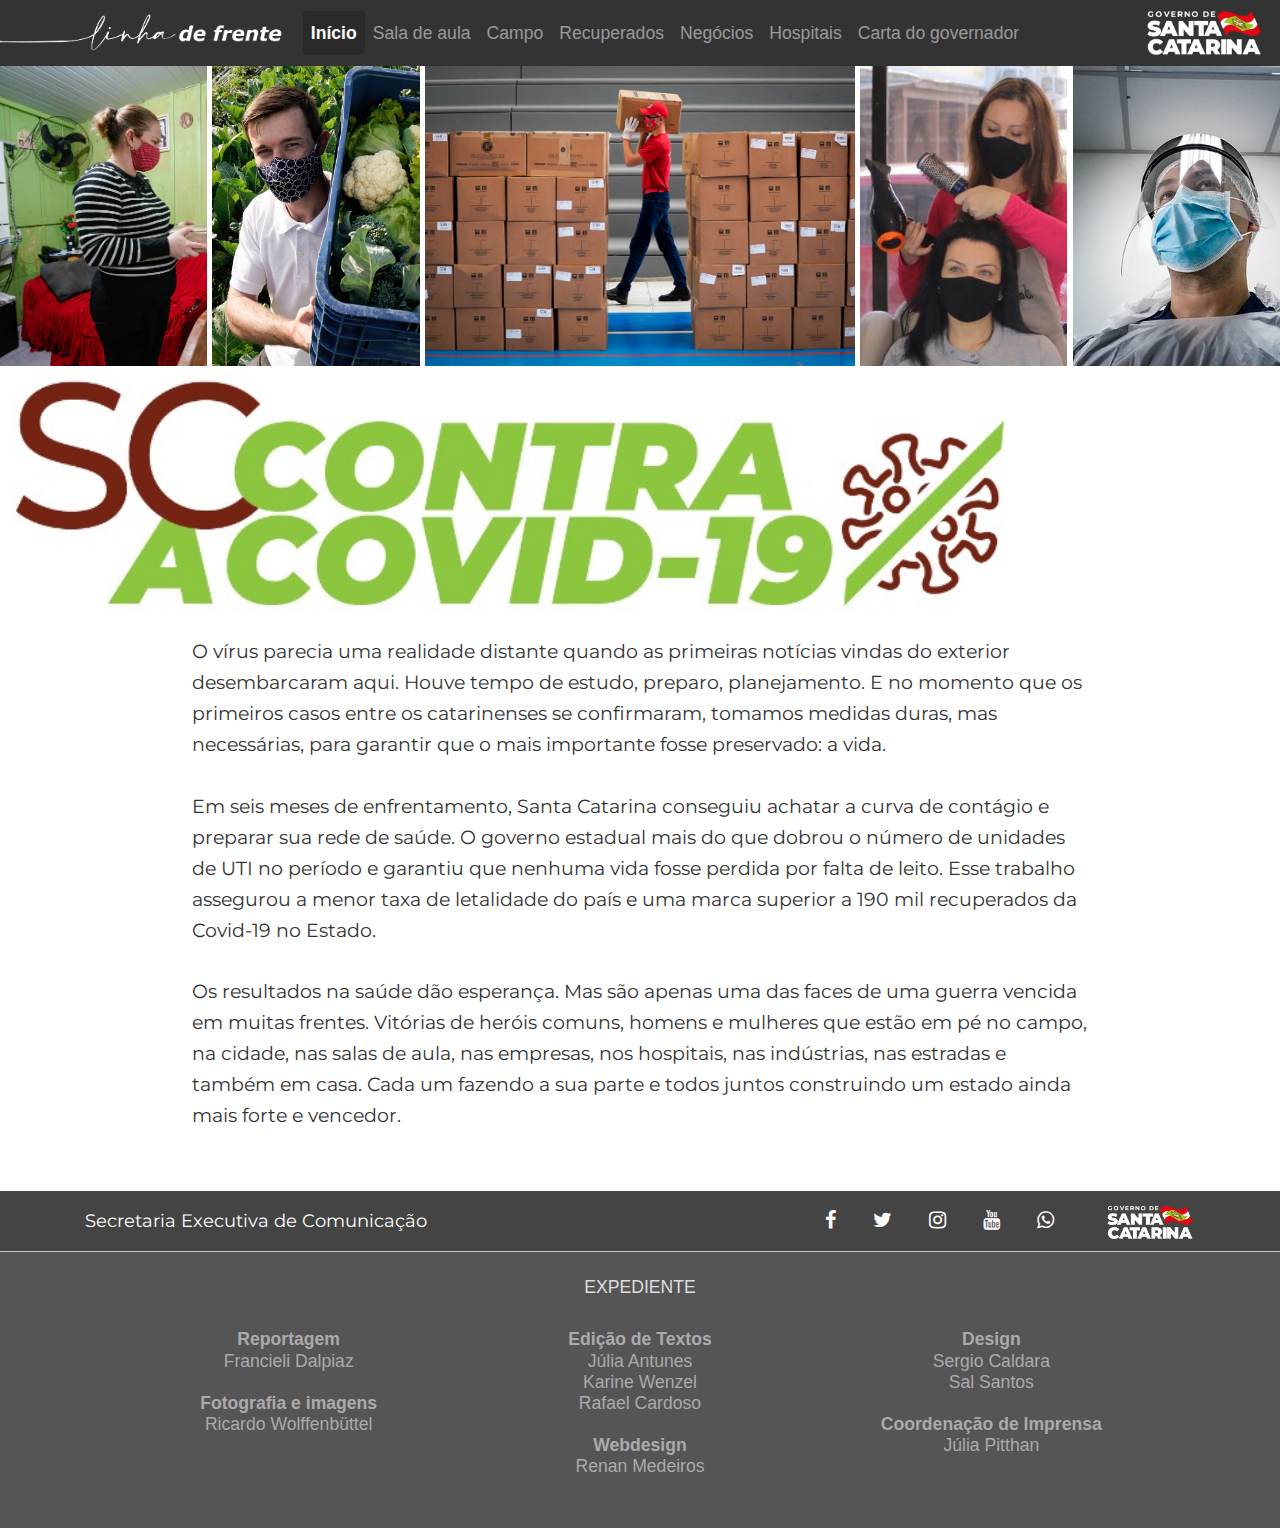
<file: index.html>
<!DOCTYPE html>
<html>
    <head>
      <!-- Global site tag (gtag.js) - Google Analytics -->
<script async src="https://www.googletagmanager.com/gtag/js?id=UA-158229661-2"></script>
<script>
  window.dataLayer = window.dataLayer || [];
  function gtag(){dataLayer.push(arguments);}
  gtag('js', new Date());

  gtag('config', 'UA-158229661-2');
</script>
      <link rel="shortcut icon" href="favicon.png" />
      <meta name="viewport" content="width=device-width, initial-scale=1">
      <link rel="stylesheet" href="https://stackpath.bootstrapcdn.com/bootstrap/4.5.2/css/bootstrap.min.css" integrity="sha384-JcKb8q3iqJ61gNV9KGb8thSsNjpSL0n8PARn9HuZOnIxN0hoP+VmmDGMN5t9UJ0Z" crossorigin="anonymous">
      <link href="https://fonts.googleapis.com/css2?family=Montserrat:ital,wght@0,300;0,900;1,400&display=swap" rel="stylesheet">
      <link href="https://fonts.googleapis.com/css2?family=Cairo:wght@200;300;400;700;900&display=swap" rel="stylesheet">
      <link href="styles.css" rel="stylesheet">
      <script src="https://code.jquery.com/jquery-3.5.1.slim.min.js" integrity="sha384-DfXdz2htPH0lsSSs5nCTpuj/zy4C+OGpamoFVy38MVBnE+IbbVYUew+OrCXaRkfj" crossorigin="anonymous"></script>
      <script src="https://cdn.jsdelivr.net/npm/popper.js@1.16.0/dist/umd/popper.min.js" integrity="sha384-Q6E9RHvbIyZFJoft+2mJbHaEWldlvI9IOYy5n3zV9zzTtmI3UksdQRVvoxMfooAo" crossorigin="anonymous"></script>
      <script src="https://stackpath.bootstrapcdn.com/bootstrap/4.5.0/js/bootstrap.min.js" integrity="sha384-OgVRvuATP1z7JjHLkuOU7Xw704+h835Lr+6QL9UvYjZE3Ipu6Tp75j7Bh/kR0JKI" crossorigin="anonymous"></script>
      <link rel="stylesheet" href="https://cdnjs.cloudflare.com/ajax/libs/font-awesome/4.7.0/css/font-awesome.min.css">


      <title>Governo SC: Combate à Covid-19</title>
    </head>
        <body>
                <nav class="navbar navbar-expand-lg navbar-dark">
                  <a class="navbar-brand navbar-brand-desk" href="/index">
                    <b><img src="logo.png" height=50px></B>
  </a>
  <a class="navbar-brand navbar-brand-mobi" href="index.html">
    <b><img src="logo-branco.png" height=50px></B>
</a>
                  <button class="navbar-toggler" type="button" data-toggle="collapse" data-target="#navbarNavAltMarkup" aria-controls="navbarNavAltMarkup" aria-expanded="false" aria-label="Toggle navigation">
                    <span class="navbar-toggler-icon"></span>
                  </button>
                  <div class="collapse navbar-collapse" id="navbarNavAltMarkup">
                    <div class="navbar-nav">
                      <a class="nav-item nav-link active" href="index.html">Início</span></a>
                      <a class="nav-item nav-link" href="sala-de-aula.html">Sala de aula</span></a>
                      <a class="nav-item nav-link" href="campo.html">Campo</a>
                      <a class="nav-item nav-link" href="recuperados.html">Recuperados</a>
                      <a class="nav-item nav-link" href="negocios.html">Negócios</a>
                      <a class="nav-item nav-link" href="hospitais.html">Hospitais</a>
                      <a class="nav-item nav-link" href="governador.html">Carta do governador</span></a>
                    </div>
                  </div>
                  <div class="logo-sc"><a href="http://www.sc.gov.br"><img src="logo-branco.png" width=120></a></div>
                </nav>

<div class="desktop" style="float:right;">
<a href="sala-de-aula"><div class="capa1"><img class="hoverimg" src="fotos/bg-1.jpg" height=100%></div></a>
<a href="campo"><div class="capa1"><img class="hoverimg" src="fotos/bg-2.jpg" height=100%></div></a>
<a href="recuperados"><div class="capa2"><img class="hoverimg" src="fotos/bg-3.jpg" height=100%></div></a>
<a href="negocios"><div class="capa1"><img class="hoverimg" src="fotos/bg-5.jpeg" height=100%></div></a>
<a href="hospitais"><div class="capa3"><img class="hoverimg" src="fotos/bg-4.jpg" height=100%></div></a>
</div>

<div class="mobi" style="float:right;">
<a href="recuperados"><div class="principal"><img class="hoverimg" src="fotos/bg-3.jpg" width=100%></div></a>
</div>


          <div class="center">
            <div class="desk">
            <div class="cadabravo">
            <img src="logo-cor.png" width=100%>
          </div></div>
          <div class="mobi">
          <div class="cadabravo">
          <img src="logo-cor-mobi.png" width=100%>
        </div></div>
            <div class="entrada" style="margin-bottom:30px;">
              <apoio>O vírus parecia uma realidade distante quando as primeiras notícias vindas do exterior desembarcaram aqui. Houve tempo de estudo, preparo, planejamento. E no momento que os primeiros casos entre os catarinenses se confirmaram, tomamos medidas duras, mas necessárias, para garantir que o mais importante fosse preservado: a vida.<br><br>

              Em seis meses de enfrentamento, Santa Catarina conseguiu achatar a curva de contágio e preparar sua rede de saúde. O governo estadual mais do que dobrou o número de unidades de UTI no período e garantiu que nenhuma vida fosse perdida por falta de leito. Esse trabalho assegurou a menor taxa de letalidade do país e uma marca superior a 190 mil recuperados da Covid-19 no Estado.<br><br>

              Os resultados na saúde dão esperança. Mas são apenas uma das faces de uma guerra vencida em muitas frentes. Vitórias de heróis comuns, homens e mulheres que estão em pé no campo, na cidade, nas salas de aula, nas empresas, nos hospitais, nas indústrias, nas estradas e também em casa. Cada um fazendo a sua parte e todos juntos construindo um estado ainda mais forte e vencedor.</apoio>
            </div>
          </div>
          <div class="mobile-only">
            <div class="caixa-cinza">
              <h3>Conheça as histórias</h3>
            <div class="card border-secondary margintop">
              <a href="sala-de-aula"><img src="fotos/bg-1-wide.jpg" class="card-img-top" alt="Sala de aula"></a>
              <div class="card-body">
                <h5 class="card-title"><b>SALA DE AULA</b></h5>
                <p class="card-text">A escola vai até os alunos para levar conhecimento e carinho</p>
              </div>
            </div>
            <div class="card border-secondary margintop">
              <a href="campo"><img src="fotos/bg-2-wide.jpg" class="card-img-top" alt="..."></a>
              <div class="card-body">
                <h5 class="card-title"><b>CAMPO</b></h5>
                <p class="card-text">Mais de 500 mil produtores rurais se adaptam para garantir o cultivo</p>
              </div>
            </div>
            <div class="card border-secondary margintop">
              <a href="recuperados"><img src="fotos/bg-3.jpg" class="card-img-top" alt="..."></a>
              <div class="card-body">
                <h5 class="card-title"><b>RECUPERADOS</b></h5>
                <p class="card-text">Catarinenses superam a Covid-19 e fortalecem laços</p>
              </div>
            </div>
            <div class="card border-secondary margintop">
              <a href="negocios"><img src="fotos/negocios-mobi.jpeg" class="card-img-top" alt="..."></a>
              <div class="card-body">
                <h5 class="card-title"><b>NEGÓCIOS</b></h5>
                <p class="card-text">Empreendedores se adaptam e Governo auxilia empresas a atravessarem momento desafiador</p>
              </div>
            </div>
            <div class="card border-secondary margintop">
              <a href="hospitais"><img src="fotos/medico-7.jpg" class="card-img-top" alt="..."></a>
              <div class="card-body">
                <h5 class="card-title"><b>HOSPITAIS</b></h5>
                <p class="card-text">A rotina de quem se dedica a salvar vidas em meio à pandemia</p>
              </div>
            </div>
          </div>
          </div>
          <footer class="footer">
            <div class="container">
              Secretaria Executiva de Comunicação
              <div class="logo">
                <!--Facebook-->
                <a href="https://facebook.com/GovernoSC" target="a_blank" class="btn-floating btn-lg btn-fb" type="button" role="button"><i class="fa fa-facebook-f"></i></a>
                <!--Twitter-->
                <a href="https://twitter.com/GovSC" target="a_blank" class="btn-floating btn-lg btn-tw" type="button" role="button"><i class="fa fa-twitter"></i></a>
                <!--Instagram-->
                <a href="https://instagram.com/governosc" target="a_blank" class="btn-floating btn-lg btn-ins" type="button" role="button"><i class="fa fa-instagram"></i></a>
                <!--Youtube-->
                <a href="https://youtube.com/governosc" target="a_blank" class="btn-floating btn-lg btn-yt" type="button" role="button"><i class="fa fa-youtube"></i></a>
                <!--WhatsApp-->
                <a href="https://api.whatsapp.com/send?phone=5548988358120&text=SIM,%20quero%20receber%20not%C3%ADcias%20do%20Governo&source=&data=" target="a_blank" class="btn-floating btn-lg btn-whatsapp" type="button" role="button"><i class="fa fa-whatsapp margindireita"></i></a>
                <a href="http://www.sc.gov.br"><img src="logo-branco.png" width=90></a>
              </div>
            </div>
            <div class="expediente">
                          <p style="color: #DDDDDD; margin-top:15px;">EXPEDIENTE</p>
            <div class="row">
            <div class="col-lg-4 col-md-1" style="margin-top:15px;">
              <b>Reportagem</b><br>
              Francieli Dalpiaz<br><br>

              <b>Fotografia e imagens</b><br>
              Ricardo Wolffenbüttel<br><br>
            </div>

            <div class="col-lg-4 col-md-1" style="margin-top:15px;">
              <b>Edição de Textos</b><br>
              Júlia Antunes<br>
              Karine Wenzel<br>
              Rafael Cardoso<br><br>

              <b>Webdesign</b><br>
              Renan Medeiros<br><br>
            </div>

            <div class="col-lg-4 col-md-1" style="margin-top:15px;">
              <b>Design</b><br>
              Sergio Caldara<br>
              Sal Santos<br><br>

              <b>Coordenação de Imprensa</b><br>
              Júlia Pitthan<br></div></div></div>
          </footer>
        </body>
      </html>
</file>
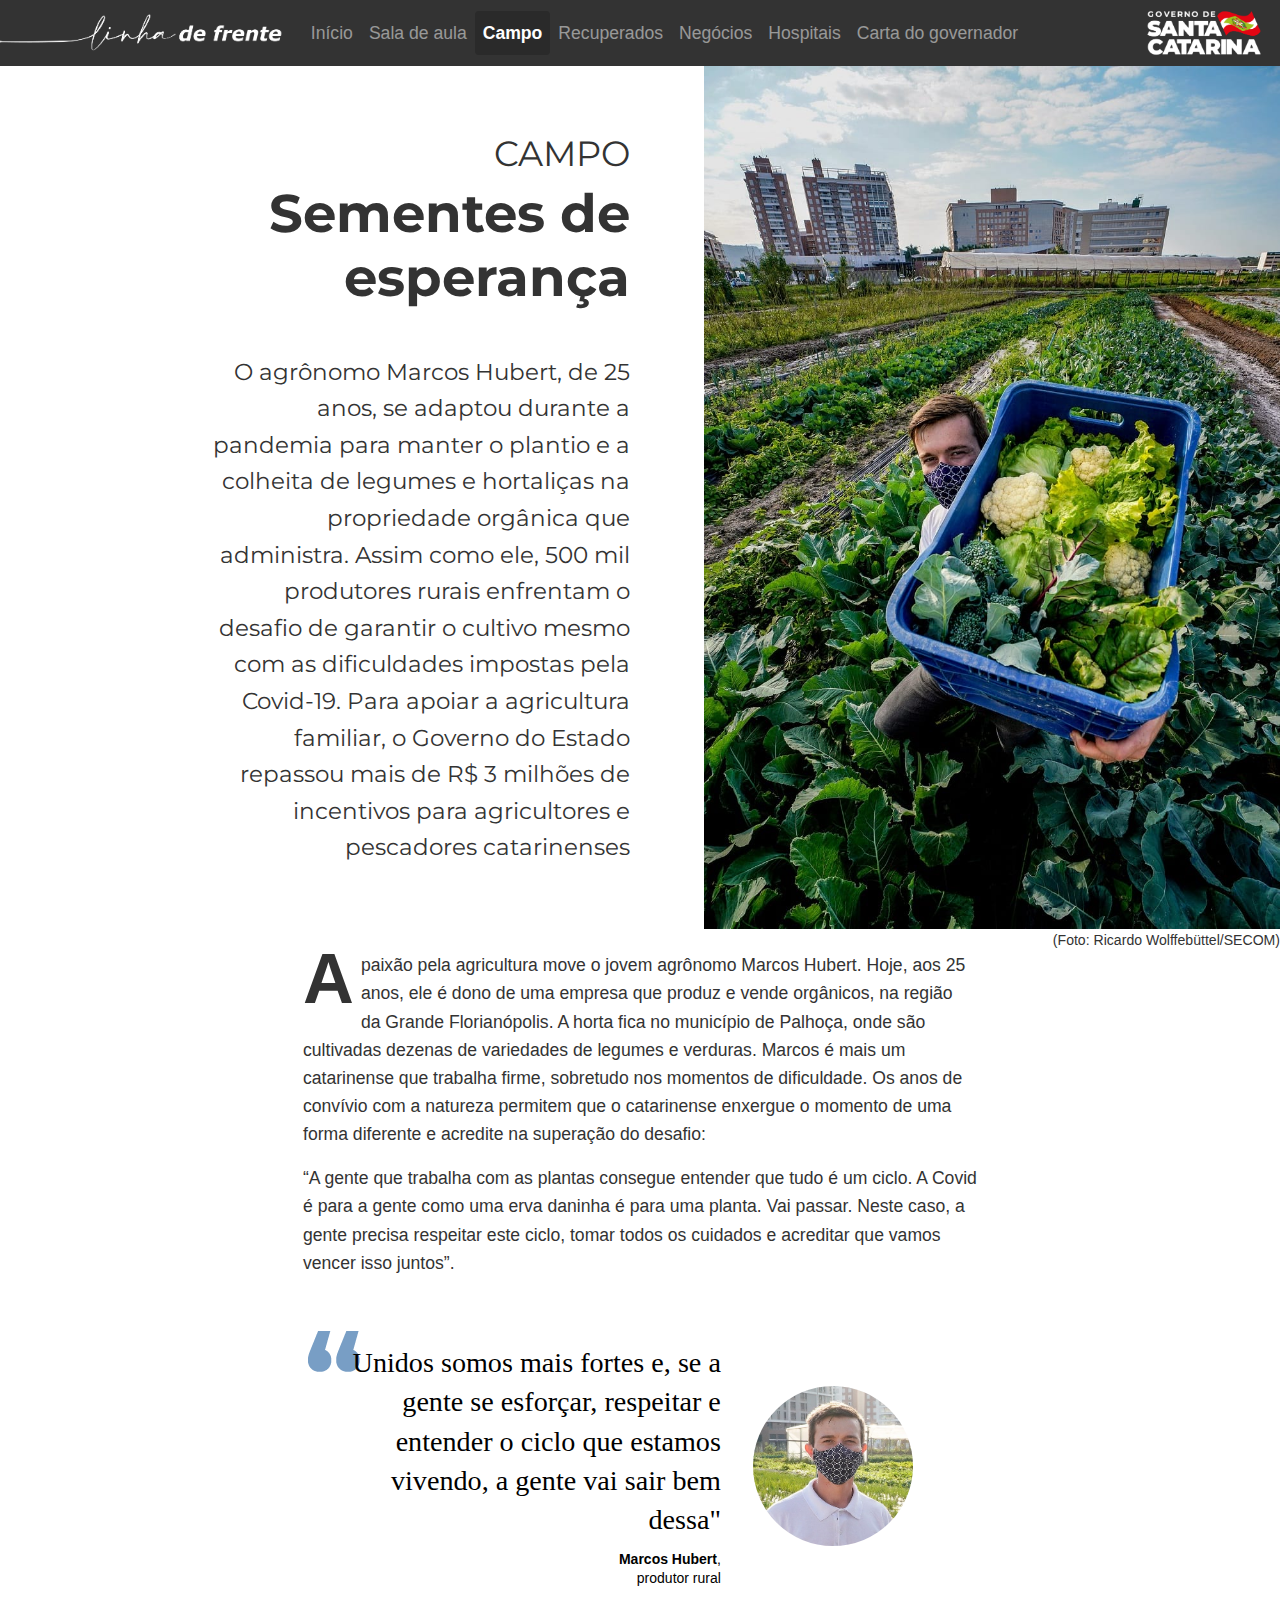
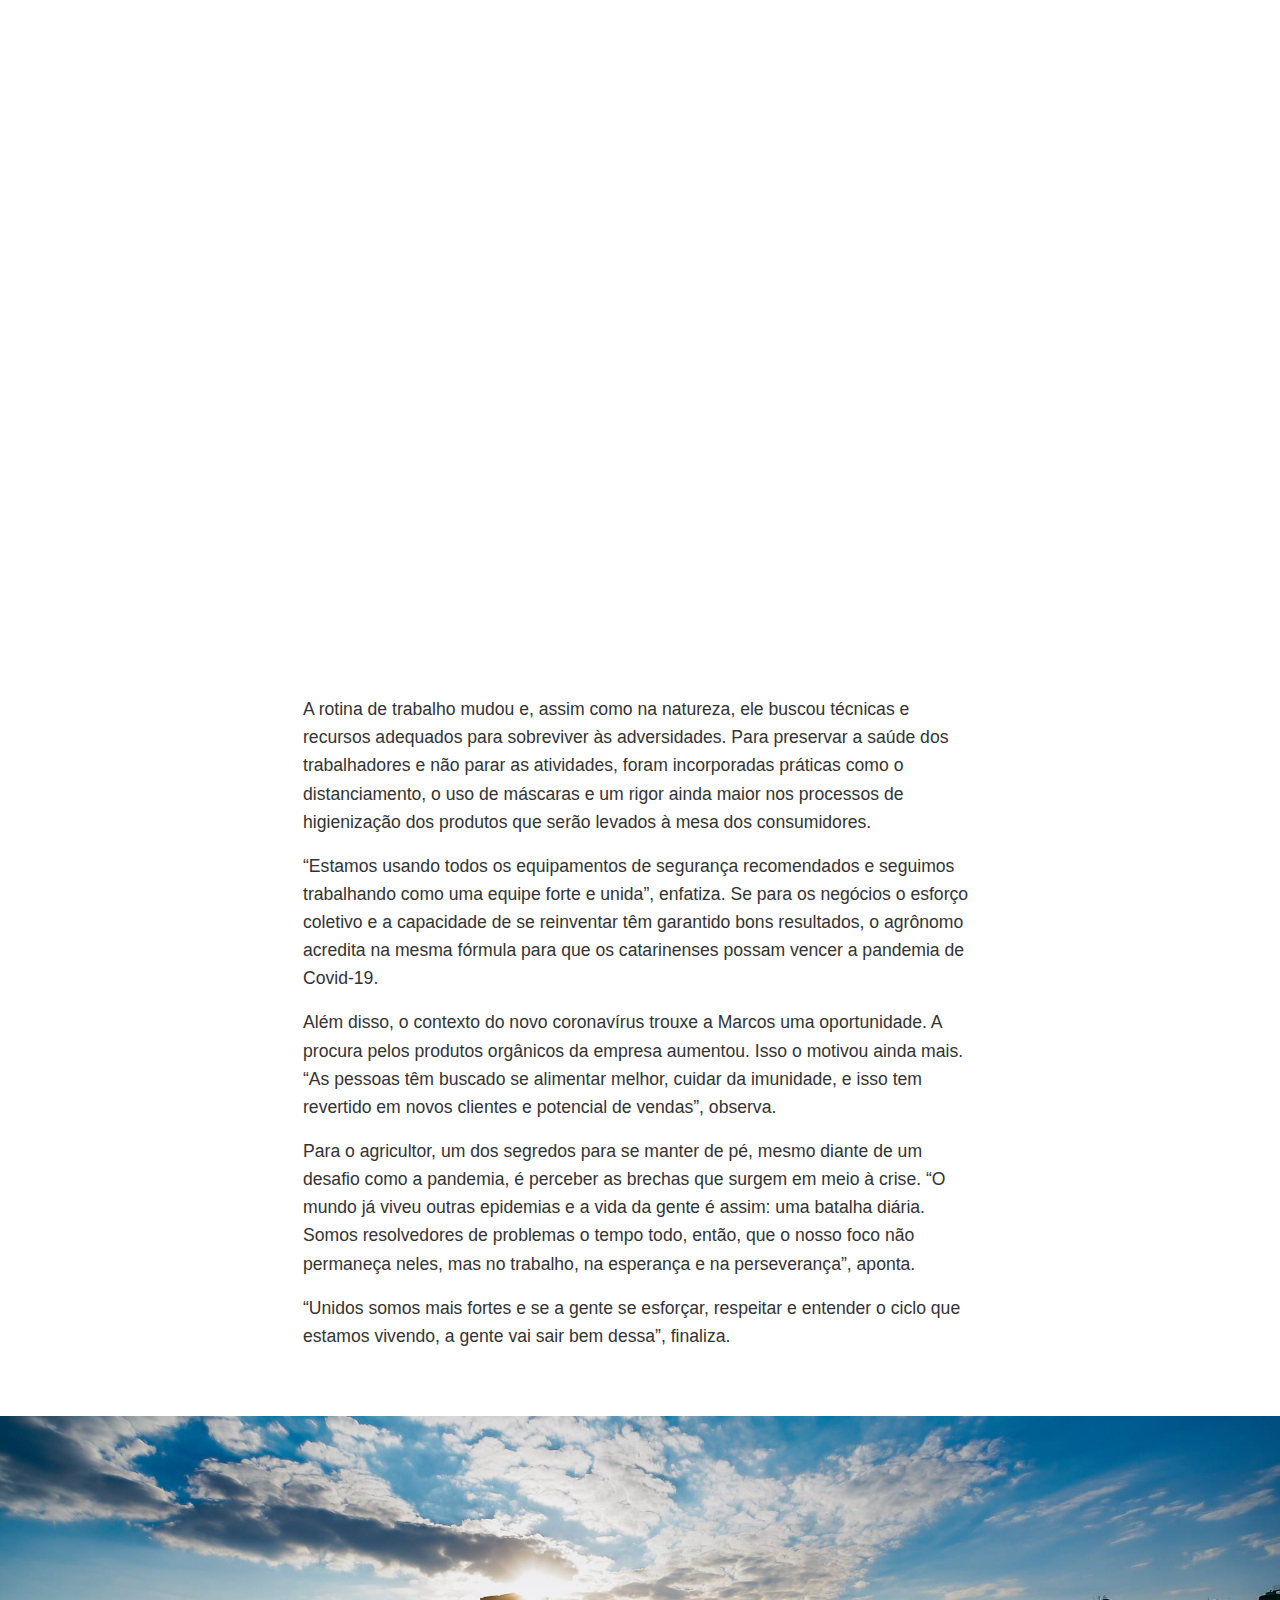
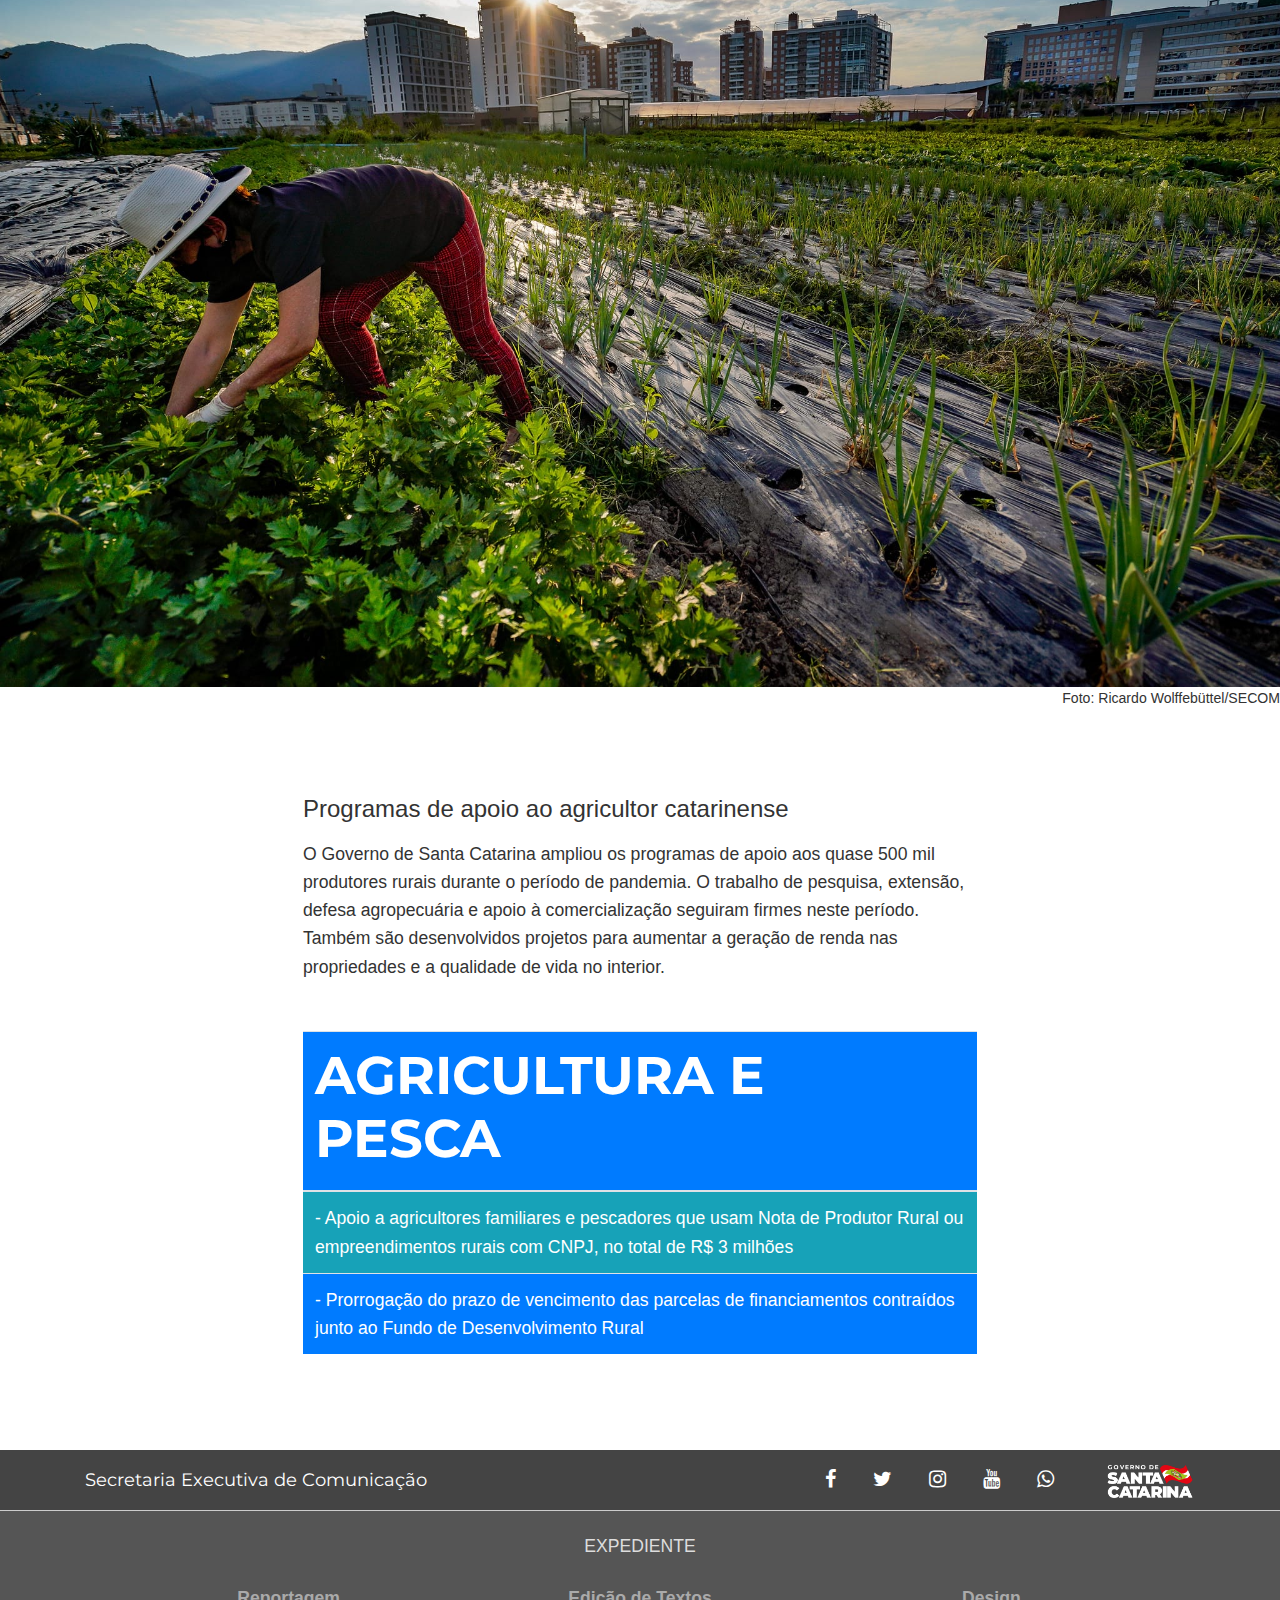
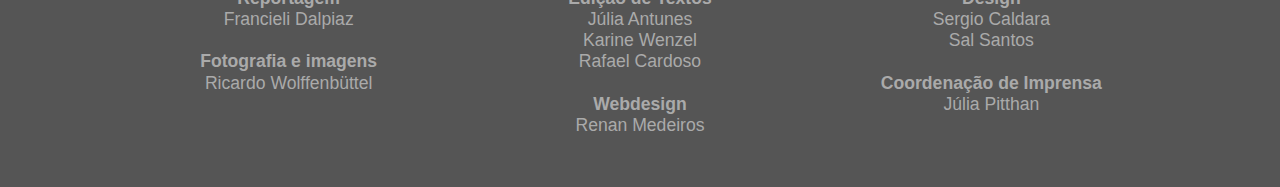
<file: campo.html>
<!DOCTYPE html>
<html>
    <head>
            <!-- Global site tag (gtag.js) - Google Analytics -->
      <script async src="https://www.googletagmanager.com/gtag/js?id=UA-158229661-2"></script>
      <script>
        window.dataLayer = window.dataLayer || [];
        function gtag(){dataLayer.push(arguments);}
        gtag('js', new Date());

        gtag('config', 'UA-158229661-2');
      </script>
      <link rel="shortcut icon" href="favicon.png" />
      <meta name="viewport" content="width=device-width, initial-scale=1">
      <link rel="stylesheet" href="https://stackpath.bootstrapcdn.com/bootstrap/4.5.2/css/bootstrap.min.css" integrity="sha384-JcKb8q3iqJ61gNV9KGb8thSsNjpSL0n8PARn9HuZOnIxN0hoP+VmmDGMN5t9UJ0Z" crossorigin="anonymous">
      <link href="https://fonts.googleapis.com/css2?family=Montserrat:ital,wght@0,300;0,900;1,400&display=swap" rel="stylesheet">
      <link href="https://fonts.googleapis.com/css2?family=Cairo:wght@200;300;400;700;900&display=swap" rel="stylesheet">
      <link href="styles.css" rel="stylesheet">
      <script src="https://code.jquery.com/jquery-3.5.1.slim.min.js" integrity="sha384-DfXdz2htPH0lsSSs5nCTpuj/zy4C+OGpamoFVy38MVBnE+IbbVYUew+OrCXaRkfj" crossorigin="anonymous"></script>
      <script src="https://cdn.jsdelivr.net/npm/popper.js@1.16.0/dist/umd/popper.min.js" integrity="sha384-Q6E9RHvbIyZFJoft+2mJbHaEWldlvI9IOYy5n3zV9zzTtmI3UksdQRVvoxMfooAo" crossorigin="anonymous"></script>
      <script src="https://stackpath.bootstrapcdn.com/bootstrap/4.5.0/js/bootstrap.min.js" integrity="sha384-OgVRvuATP1z7JjHLkuOU7Xw704+h835Lr+6QL9UvYjZE3Ipu6Tp75j7Bh/kR0JKI" crossorigin="anonymous"></script>
      <link rel="stylesheet" href="https://cdnjs.cloudflare.com/ajax/libs/font-awesome/4.7.0/css/font-awesome.min.css">

      <title>Governo SC: Combate à Covid-19 :: Campo</title>

    </head>
        <body>
                <nav class="navbar navbar-expand-lg navbar-dark">
                  <a class="navbar-brand" href="index.html">
    <b><img src="logo.png" height=50px></B>
  </a>                  <button class="navbar-toggler" type="button" data-toggle="collapse" data-target="#navbarNavAltMarkup" aria-controls="navbarNavAltMarkup" aria-expanded="false" aria-label="Toggle navigation">
                    <span class="navbar-toggler-icon"></span>
                  </button>
                  <div class="collapse navbar-collapse" id="navbarNavAltMarkup">
                    <div class="navbar-nav">
                      <a class="nav-item nav-link" href="index.html">Início</span></a>
                      <a class="nav-item nav-link" href="sala-de-aula.html">Sala de aula</span></a>
                      <a class="nav-item nav-link active" href="campo.html">Campo</a>
                      <a class="nav-item nav-link" href="recuperados.html">Recuperados</a>
                      <a class="nav-item nav-link" href="negocios.html">Negócios</a>
                      <a class="nav-item nav-link" href="hospitais.html">Hospitais</a>
                      <a class="nav-item nav-link" href="governador.html">Carta do governador</span></a>

                    </div>
                  </div>
                  <div class="logo-sc"><a href="http://www.sc.gov.br"><img src="logo-branco.png" width=120></a></div>
                </nav>

<div class="desktop">
  <div style="width: 45%; margin-left: 5%; float: right;  text-align: right; font-size: 0.8em;">
    <img src="fotos/campo.jpg" width=100%>(Foto: Ricardo Wolffebüttel/SECOM)
  </div>
  <div class="campo-sup">
    <titulo-menor>CAMPO</titulo-menor>
    <h1>Sementes de esperança</h1>
    <destaque><br>O agrônomo Marcos Hubert, de 25 anos, se adaptou durante a pandemia para manter o plantio e a colheita de legumes e hortaliças na propriedade orgânica que administra. Assim como ele, 500 mil produtores rurais enfrentam o desafio de garantir o cultivo mesmo com as dificuldades impostas pela Covid-19. Para apoiar a agricultura familiar, o Governo do Estado repassou mais de R$ 3 milhões de incentivos para agricultores e pescadores catarinenses
    </destaque>
  </div>
</div>

<div class="mobi">
  <div class="foto-principal"><img src="fotos/campo-mobi.jpg" width=100%>Foto: Ricardo Wolffebüttel/SECOM</div>
    <div id="tudo">
            <titulo-menor>CAMPO</titulo-menor>
            <h1>Sementes de esperança</h1>
              <destaque><br>O agrônomo Marcos Hubert, de 25 anos, se adaptou durante a pandemia para manter o plantio e a colheita de legumes e hortaliças na propriedade orgânica que administra. Assim como ele, 500 mil produtores rurais enfrentam o desafio de garantir o cultivo mesmo com as dificuldades impostas pela Covid-19. Para apoiar a agricultura familiar, o Governo do Estado repassou mais de R$ 3 milhões de incentivos para agricultores e pescadores catarinenses</destaque>
    </div>
  </div>

  <br>


              <div id="tudo">
          <br><br>

          <p><span class="cap">A </span>paixão pela agricultura move o jovem agrônomo Marcos Hubert. Hoje, aos 25 anos, ele é dono de uma empresa que produz e vende orgânicos, na região da Grande Florianópolis. A horta fica no município de Palhoça, onde são cultivadas dezenas de variedades de legumes e verduras. Marcos é mais um catarinense que trabalha firme, sobretudo nos momentos de dificuldade. Os anos de convívio com a natureza permitem que o catarinense enxergue o momento de uma forma diferente e acredite na superação do desafio:</p>

          <p>“A gente que trabalha com as plantas consegue entender que tudo é um ciclo. A Covid é para a gente como uma erva daninha é para uma planta. Vai passar. Neste caso, a gente precisa respeitar este ciclo, tomar todos os cuidados e acreditar que vamos vencer isso juntos”.</p>

          <div class="olho-container">
            <div class="boneco-mobile" style="background-image: url('fotos/hubert.jpg');">
            </div>
            <div class="olho">
              Unidos somos mais fortes e, se a gente se esforçar, respeitar e entender o ciclo que estamos vivendo, a gente vai sair bem dessa"
              <div class="autor">
                <b>Marcos Hubert</b>,<br>produtor rural
              </div>
            </div>
            <div class="boneco" style="background-image: url('fotos/hubert.jpg');">
            </div>
          </div>

        </div>
        <div class="video-youtube">
        <div class="embed-responsive embed-responsive-16by9">
          <iframe class="embed-responsive-item" src="https://www.youtube.com/embed/Gj2aiJNfWKY" allowfullscreen></iframe>
        </div></div>
<div id="tudo">

          <p>A rotina de trabalho mudou e, assim como na natureza, ele buscou técnicas e recursos adequados para sobreviver às adversidades. Para preservar a saúde dos trabalhadores e não parar as atividades, foram incorporadas práticas como o distanciamento, o uso de máscaras e um rigor ainda maior nos processos de higienização dos produtos que serão levados à mesa dos consumidores.</p>

          <p>“Estamos usando todos os equipamentos de segurança recomendados e seguimos trabalhando como uma equipe forte e unida”, enfatiza. Se para os negócios o esforço coletivo e a capacidade de se reinventar têm garantido bons resultados, o agrônomo acredita na mesma fórmula para que os catarinenses possam vencer a pandemia de Covid-19.</p>

          <p>Além disso, o contexto do novo coronavírus trouxe a Marcos uma oportunidade. A procura pelos produtos orgânicos da empresa aumentou. Isso o motivou ainda mais. “As pessoas têm buscado se alimentar melhor, cuidar da imunidade, e isso tem revertido em novos clientes e potencial de vendas”, observa.</p>

          <p>Para o agricultor, um dos segredos para se manter de pé, mesmo diante de um desafio como a pandemia, é perceber as brechas que surgem em meio à crise. “O mundo já viveu outras epidemias e a vida da gente é assim: uma batalha diária. Somos resolvedores de problemas o tempo todo, então, que o nosso foco não permaneça neles, mas no trabalho, na esperança e na perseverança”, aponta.</p>

          <p>“Unidos somos mais fortes e se a gente se esforçar, respeitar e entender o ciclo que estamos vivendo, a gente vai sair bem dessa”, finaliza.</p>
</div>
          <div class="foto-principal mobi"><img src="fotos/campo2.jpg" width=100%>Foto: Ricardo Wolffebüttel/SECOM</div>
          <div class="foto-principal desk"><img src="fotos/campo2-mobi.jpg" width=100%>Foto: Ricardo Wolffebüttel/SECOM</div>

          <div id="tudo">
          <p><h4>Programas de apoio ao agricultor catarinense</h4></p>

          <p>O Governo de Santa Catarina ampliou os programas de apoio aos quase 500 mil produtores rurais durante o período de pandemia. O trabalho de pesquisa, extensão, defesa agropecuária e apoio à comercialização seguiram firmes neste período. Também são desenvolvidos projetos para aumentar a geração de renda nas propriedades e a qualidade de vida no interior.</p>

          <table class="table" style="color:#FFFFFF; margin-top: 50px;">
            <thead class="bg-primary">
              <tr>
                <th><h1>AGRICULTURA E PESCA</h1></th>
              </tr>
            </thead>
            <tr class="bg-info"><td>- Apoio a agricultores familiares e pescadores que usam Nota de Produtor Rural ou empreendimentos rurais com CNPJ, no total de R$ 3 milhões</td></tr>
            <tr class="bg-primary"><td>- Prorrogação do prazo de vencimento das parcelas de financiamentos contraídos junto ao Fundo de Desenvolvimento Rural</td></tr>
          </table>
          </div>


          <div class="mobile-only">
            <div class="caixa-cinza">
              <h3>Conheça mais histórias</h3>
            <div class="card border-secondary margintop">
              <a href="sala-de-aula"><img src="fotos/bg-1-wide.jpg" class="card-img-top" alt="Sala de aula"></a>
              <div class="card-body">
                <h5 class="card-title"><b>SALA DE AULA</b></h5>
                <p class="card-text">A escola vai até os alunos para levar conhecimento e carinho</p>
              </div>
            </div>
            <div class="card border-secondary margintop">
              <a href="campo"><img src="fotos/bg-2-wide.jpg" class="card-img-top" alt="..."></a>
              <div class="card-body">
                <h5 class="card-title"><b>CAMPO</b></h5>
                <p class="card-text">Mais de 500 mil produtores rurais se adaptam para garantir o cultivo</p>
              </div>
            </div>
            <div class="card border-secondary margintop">
              <a href="recuperados"><img src="fotos/bg-3.jpg" class="card-img-top" alt="..."></a>
              <div class="card-body">
                <h5 class="card-title"><b>RECUPERADOS</b></h5>
                <p class="card-text">Catarinenses superam a Covid-19 e fortalecem laços</p>
              </div>
            </div>
            <div class="card border-secondary margintop">
              <a href="negocios"><img src="fotos/negocios-mobi.jpeg" class="card-img-top" alt="..."></a>
              <div class="card-body">
                <h5 class="card-title"><b>NEGÓCIOS</b></h5>
                <p class="card-text">Empreendedores se adaptam e Governo auxilia empresas a atravessarem momento desafiador</p>
              </div>
            </div>
            <div class="card border-secondary margintop">
              <a href="hospitais"><img src="fotos/medico-7.jpg" class="card-img-top" alt="..."></a>
              <div class="card-body">
                <h5 class="card-title"><b>HOSPITAIS</b></h5>
                <p class="card-text">A rotina de quem se dedica a salvar vidas em meio à pandemia</p>
              </div>
            </div>
          </div>
          </div>

          <footer class="footer">
            <div class="container">
              Secretaria Executiva de Comunicação
              <div class="logo">
                <!--Facebook-->
                <a href="https://facebook.com/GovernoSC" target="a_blank" class="btn-floating btn-lg btn-fb" type="button" role="button"><i class="fa fa-facebook-f"></i></a>
                <!--Twitter-->
                <a href="https://twitter.com/GovSC" target="a_blank" class="btn-floating btn-lg btn-tw" type="button" role="button"><i class="fa fa-twitter"></i></a>
                <!--Instagram-->
                <a href="https://instagram.com/governosc" target="a_blank" class="btn-floating btn-lg btn-ins" type="button" role="button"><i class="fa fa-instagram"></i></a>
                <!--Youtube-->
                <a href="https://youtube.com/governosc" target="a_blank" class="btn-floating btn-lg btn-yt" type="button" role="button"><i class="fa fa-youtube"></i></a>
                <!--WhatsApp-->
                <a href="https://api.whatsapp.com/send?phone=5548988358120&text=SIM,%20quero%20receber%20not%C3%ADcias%20do%20Governo&source=&data=" target="a_blank" class="btn-floating btn-lg btn-whatsapp" type="button" role="button"><i class="fa fa-whatsapp margindireita"></i></a>
                <a href="http://www.sc.gov.br"><img src="logo-branco.png" width=90></a>
              </div>
            </div>
            <div class="expediente">
                          <p style="color: #DDDDDD; margin-top:15px;">EXPEDIENTE</p>
            <div class="row">
            <div class="col-lg-4 col-md-1" style="margin-top:15px;">
              <b>Reportagem</b><br>
              Francieli Dalpiaz<br><br>

              <b>Fotografia e imagens</b><br>
              Ricardo Wolffenbüttel<br><br>
            </div>

            <div class="col-lg-4 col-md-1" style="margin-top:15px;">
              <b>Edição de Textos</b><br>
              Júlia Antunes<br>
              Karine Wenzel<br>
              Rafael Cardoso<br><br>

              <b>Webdesign</b><br>
              Renan Medeiros<br><br>
            </div>

            <div class="col-lg-4 col-md-1" style="margin-top:15px;">
              <b>Design</b><br>
              Sergio Caldara<br>
              Sal Santos<br><br>

              <b>Coordenação de Imprensa</b><br>
              Júlia Pitthan<br></div></div></div>
          </footer>
        </body>
      </html>
</file>
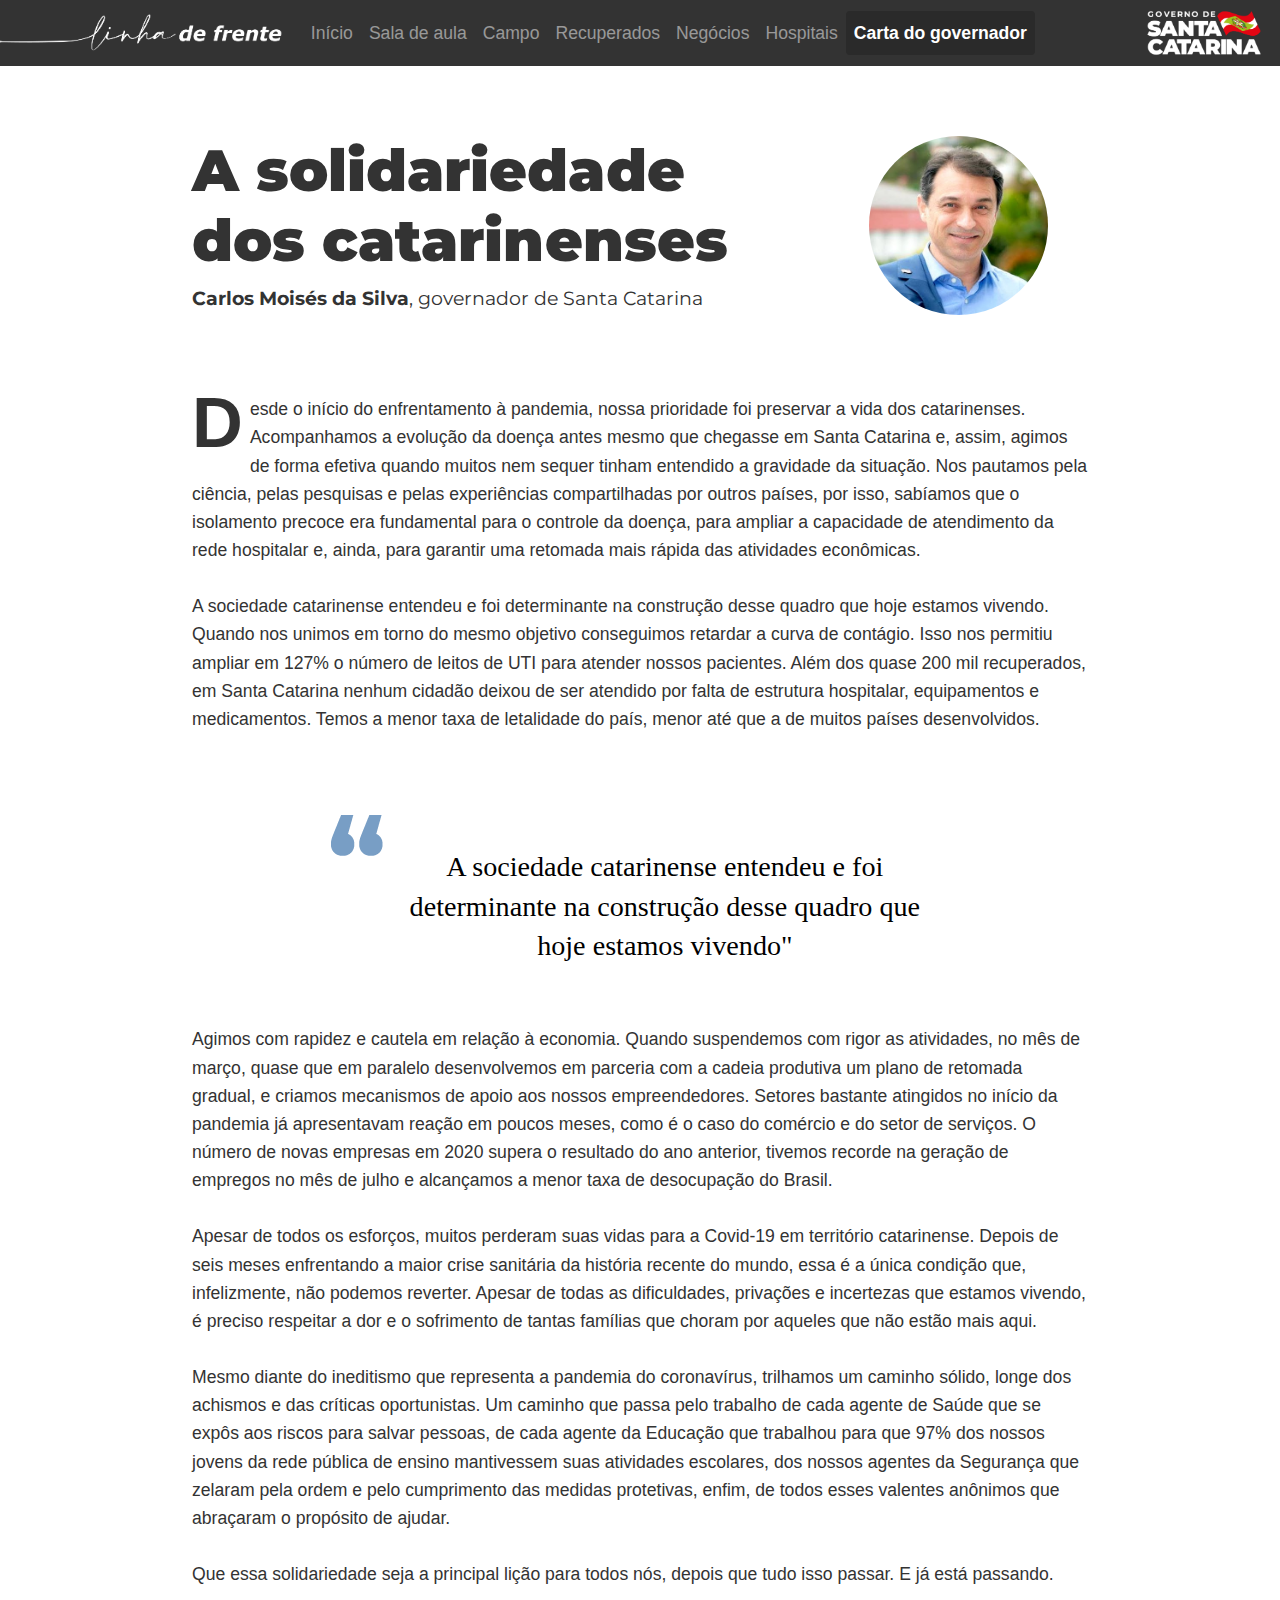
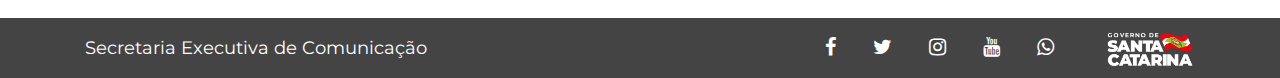
<file: governador.html>
<!DOCTYPE html>
<html>
    <head>
      <!-- Global site tag (gtag.js) - Google Analytics -->
<script async src="https://www.googletagmanager.com/gtag/js?id=UA-158229661-2"></script>
<script>
  window.dataLayer = window.dataLayer || [];
  function gtag(){dataLayer.push(arguments);}
  gtag('js', new Date());

  gtag('config', 'UA-158229661-2');
</script>
      <link rel="shortcut icon" href="favicon.png" />
      <meta name="viewport" content="width=device-width, initial-scale=1">
      <link rel="stylesheet" href="https://stackpath.bootstrapcdn.com/bootstrap/4.5.2/css/bootstrap.min.css" integrity="sha384-JcKb8q3iqJ61gNV9KGb8thSsNjpSL0n8PARn9HuZOnIxN0hoP+VmmDGMN5t9UJ0Z" crossorigin="anonymous">
      <link href="https://fonts.googleapis.com/css2?family=Montserrat:ital,wght@0,300;0,900;1,400&display=swap" rel="stylesheet">
      <link href="https://fonts.googleapis.com/css2?family=Cairo:wght@200;300;400;700;900&display=swap" rel="stylesheet">
      <link href="styles.css" rel="stylesheet">
      <script src="https://code.jquery.com/jquery-3.5.1.slim.min.js" integrity="sha384-DfXdz2htPH0lsSSs5nCTpuj/zy4C+OGpamoFVy38MVBnE+IbbVYUew+OrCXaRkfj" crossorigin="anonymous"></script>
      <script src="https://cdn.jsdelivr.net/npm/popper.js@1.16.0/dist/umd/popper.min.js" integrity="sha384-Q6E9RHvbIyZFJoft+2mJbHaEWldlvI9IOYy5n3zV9zzTtmI3UksdQRVvoxMfooAo" crossorigin="anonymous"></script>
      <script src="https://stackpath.bootstrapcdn.com/bootstrap/4.5.0/js/bootstrap.min.js" integrity="sha384-OgVRvuATP1z7JjHLkuOU7Xw704+h835Lr+6QL9UvYjZE3Ipu6Tp75j7Bh/kR0JKI" crossorigin="anonymous"></script>
      <link rel="stylesheet" href="https://cdnjs.cloudflare.com/ajax/libs/font-awesome/4.7.0/css/font-awesome.min.css">

      <title>Governo SC: Combate à Covid-19</title>
    </head>
        <body>
                <nav class="navbar navbar-expand-lg navbar-dark">
                  <a class="navbar-brand navbar-brand-desk" href="/">
                    <b><img src="logo.png" height=50px></B>
  </a>
  <a class="navbar-brand navbar-brand-mobi" href="index.html">
    <b><img src="logo-branco.png" height=50px></B>
</a>
                  <button class="navbar-toggler" type="button" data-toggle="collapse" data-target="#navbarNavAltMarkup" aria-controls="navbarNavAltMarkup" aria-expanded="false" aria-label="Toggle navigation">
                    <span class="navbar-toggler-icon"></span>
                  </button>
                  <div class="collapse navbar-collapse" id="navbarNavAltMarkup">
                    <div class="navbar-nav">
                      <a class="nav-item nav-link" href="index.html">Início</span></a>
                      <a class="nav-item nav-link" href="sala-de-aula.html">Sala de aula</span></a>
                      <a class="nav-item nav-link" href="campo.html">Campo</a>
                      <a class="nav-item nav-link" href="recuperados.html">Recuperados</a>
                      <a class="nav-item nav-link" href="negocios.html">Negócios</a>
                      <a class="nav-item nav-link" href="hospitais.html">Hospitais</a>
                      <a class="nav-item nav-link active" href="governador.html">Carta do governador</span></a>

                    </div>
                  </div>
                  <div class="logo-sc"><a href="http://www.sc.gov.br"><img src="logo-branco.png" width=120></a></div>
                </nav>

            <div class="entrada" style="margin-top:70px; margin-bottom: 50px;">

              <apoio>
                <div class="desk" style="float:right; margin-right: 40px; border-radius: 50%; background-position: center; width: 20%; padding-top: 20%;background-size: cover; background-repeat: no-repeat; background-image: url('fotos/governador.jpg');"></div>
                <h1 class="desk"><b>A solidariedade<br>dos catarinenses</b></h1>
                <h2 class="mobi">A solidariedade dos catarinenses</h2>
                <b>Carlos Moisés da Silva</b>, governador de Santa Catarina<br><br>
              </apoio>
            </div>
            <div class="entrada" style="margin-top:20px;">
              <p><span class="cap">D</span>esde o início do enfrentamento à pandemia, nossa prioridade foi preservar a vida dos catarinenses. Acompanhamos a evolução da doença antes mesmo que chegasse em Santa Catarina e, assim, agimos de forma efetiva quando muitos nem sequer tinham entendido a gravidade da situação. Nos pautamos pela ciência, pelas pesquisas e pelas experiências compartilhadas por outros países, por isso, sabíamos que o isolamento precoce era fundamental para o controle da doença, para ampliar a capacidade de atendimento da rede hospitalar e, ainda, para garantir uma retomada mais rápida das atividades econômicas.<br><br>

              A sociedade catarinense entendeu e foi determinante na construção desse quadro que hoje estamos vivendo. Quando nos unimos em torno do mesmo objetivo conseguimos retardar a curva de contágio. Isso nos permitiu ampliar em 127% o número de leitos de UTI para atender nossos pacientes. Além dos quase 200 mil recuperados, em Santa Catarina nenhum cidadão deixou de ser atendido por falta de estrutura hospitalar, equipamentos e medicamentos. Temos a menor taxa de letalidade do país, menor até que a de muitos países desenvolvidos.<br><br>

              <div class="olho-container desk" style="width:70%; margin-left:15%; margin-right:15%;">
                <div class="olho-gov desk">
                  A sociedade catarinense entendeu e foi determinante na construção desse quadro que hoje estamos vivendo"
                </div>
                </div>

                <div class="olho-container mobi">
                  <div class="boneco-mobile" style="background-image: url('fotos/governador.jpg');">
                  </div>
                  <div class="olho">
                    A sociedade catarinense entendeu e foi determinante na construção desse quadro que hoje estamos vivendo"
                  </div>
                  </div>

              Agimos com rapidez e cautela em relação à economia. Quando suspendemos com rigor as atividades, no mês de março, quase que em paralelo desenvolvemos em parceria com a cadeia produtiva um plano de retomada gradual, e criamos mecanismos de apoio aos nossos empreendedores. Setores bastante atingidos no início da pandemia já apresentavam reação em poucos meses, como é o caso do comércio e do setor de serviços. O número de novas empresas em 2020 supera o resultado do ano anterior, tivemos recorde na geração de empregos no mês de julho e alcançamos a menor taxa de desocupação do Brasil.<br><br>

              Apesar de todos os esforços, muitos perderam suas vidas para a Covid-19 em território catarinense. Depois de seis meses enfrentando a maior crise sanitária da história recente do mundo, essa é a única condição que, infelizmente, não podemos reverter. Apesar de todas as dificuldades, privações e incertezas que estamos vivendo, é preciso respeitar a dor e o sofrimento de tantas famílias que choram por aqueles que não estão mais aqui.<br><br>

              Mesmo diante do ineditismo que representa a pandemia do coronavírus, trilhamos um caminho sólido, longe dos achismos e das críticas oportunistas. Um caminho que passa pelo trabalho de cada agente de Saúde que se expôs aos riscos para salvar pessoas, de cada agente da Educação que trabalhou para que 97% dos nossos jovens da rede pública de ensino mantivessem suas atividades escolares, dos nossos agentes da Segurança que zelaram pela ordem e pelo cumprimento das medidas protetivas, enfim, de todos esses valentes anônimos que abraçaram o propósito de ajudar.<br><br>Que essa solidariedade seja a principal lição para todos nós, depois que tudo isso passar. E já está passando.</apoio>
            </div>

          <footer class="footer">
            <div class="container">
              Secretaria Executiva de Comunicação
              <div class="logo">
                <!--Facebook-->
                <a href="https://facebook.com/GovernoSC" target="a_blank" class="btn-floating btn-lg btn-fb" type="button" role="button"><i class="fa fa-facebook-f"></i></a>
                <!--Twitter-->
                <a href="https://twitter.com/GovSC" target="a_blank" class="btn-floating btn-lg btn-tw" type="button" role="button"><i class="fa fa-twitter"></i></a>
                <!--Instagram-->
                <a href="https://instagram.com/governosc" target="a_blank" class="btn-floating btn-lg btn-ins" type="button" role="button"><i class="fa fa-instagram"></i></a>
                <!--Youtube-->
                <a href="https://youtube.com/governosc" target="a_blank" class="btn-floating btn-lg btn-yt" type="button" role="button"><i class="fa fa-youtube"></i></a>
                <!--WhatsApp-->
                <a href="https://api.whatsapp.com/send?phone=5548988358120&text=SIM,%20quero%20receber%20not%C3%ADcias%20do%20Governo&source=&data=" target="a_blank" class="btn-floating btn-lg btn-whatsapp" type="button" role="button"><i class="fa fa-whatsapp margindireita"></i></a>
                <a href="http://www.sc.gov.br"><img src="logo-branco.png" width=90></a>
              </div>
            </div>
          </footer>
        </body>
      </html>
</file>
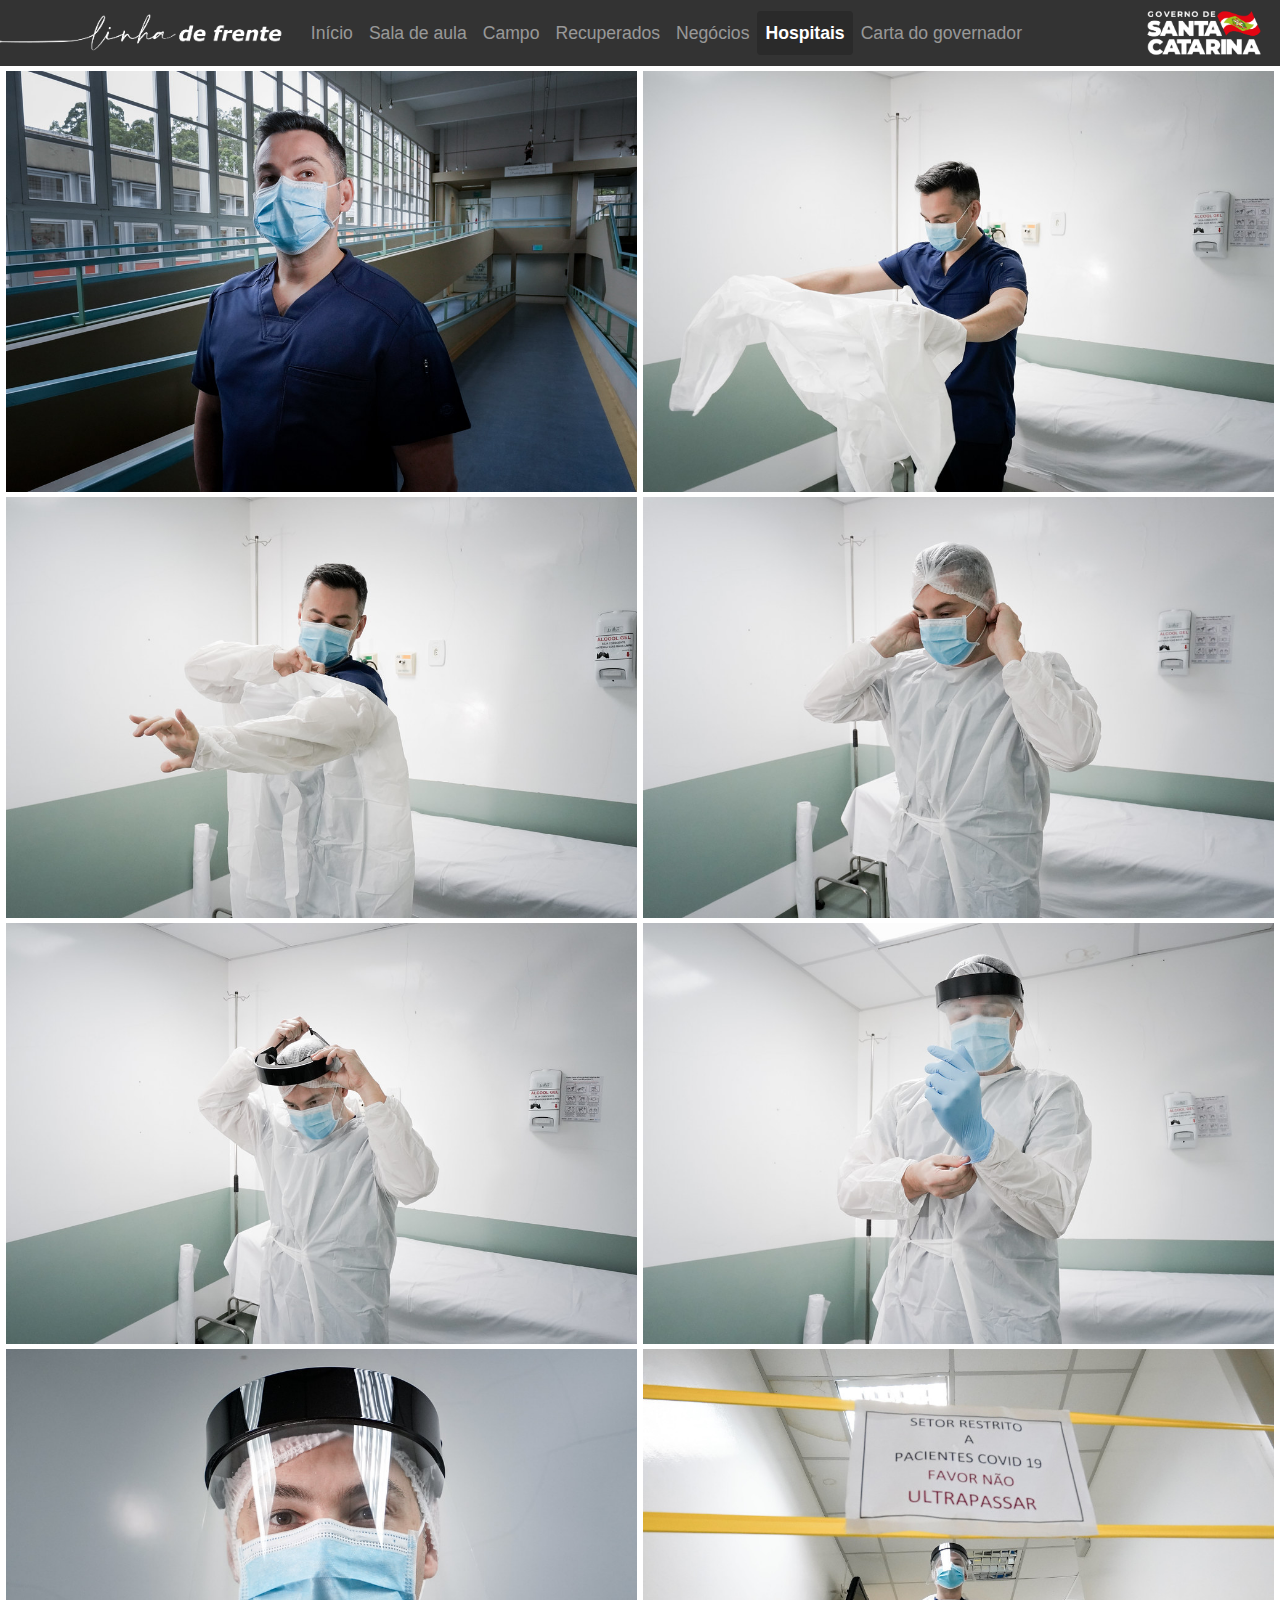
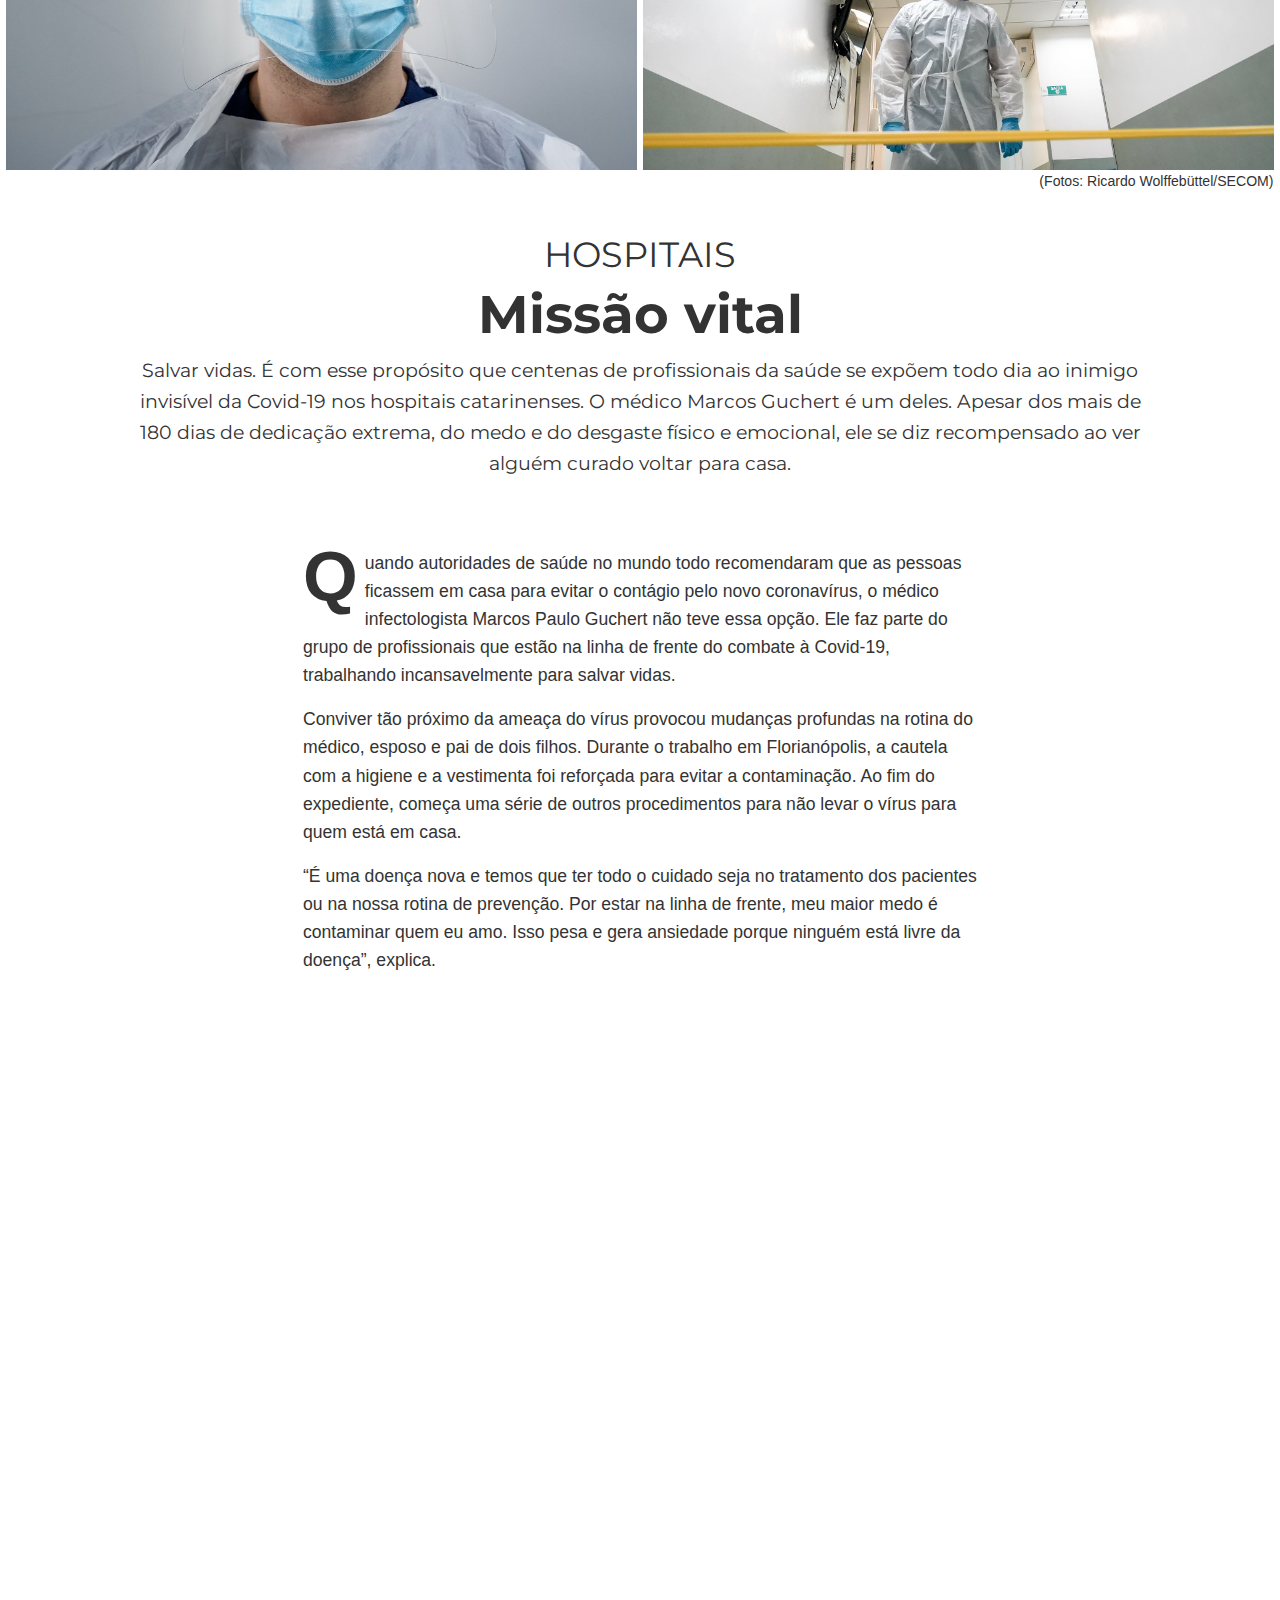
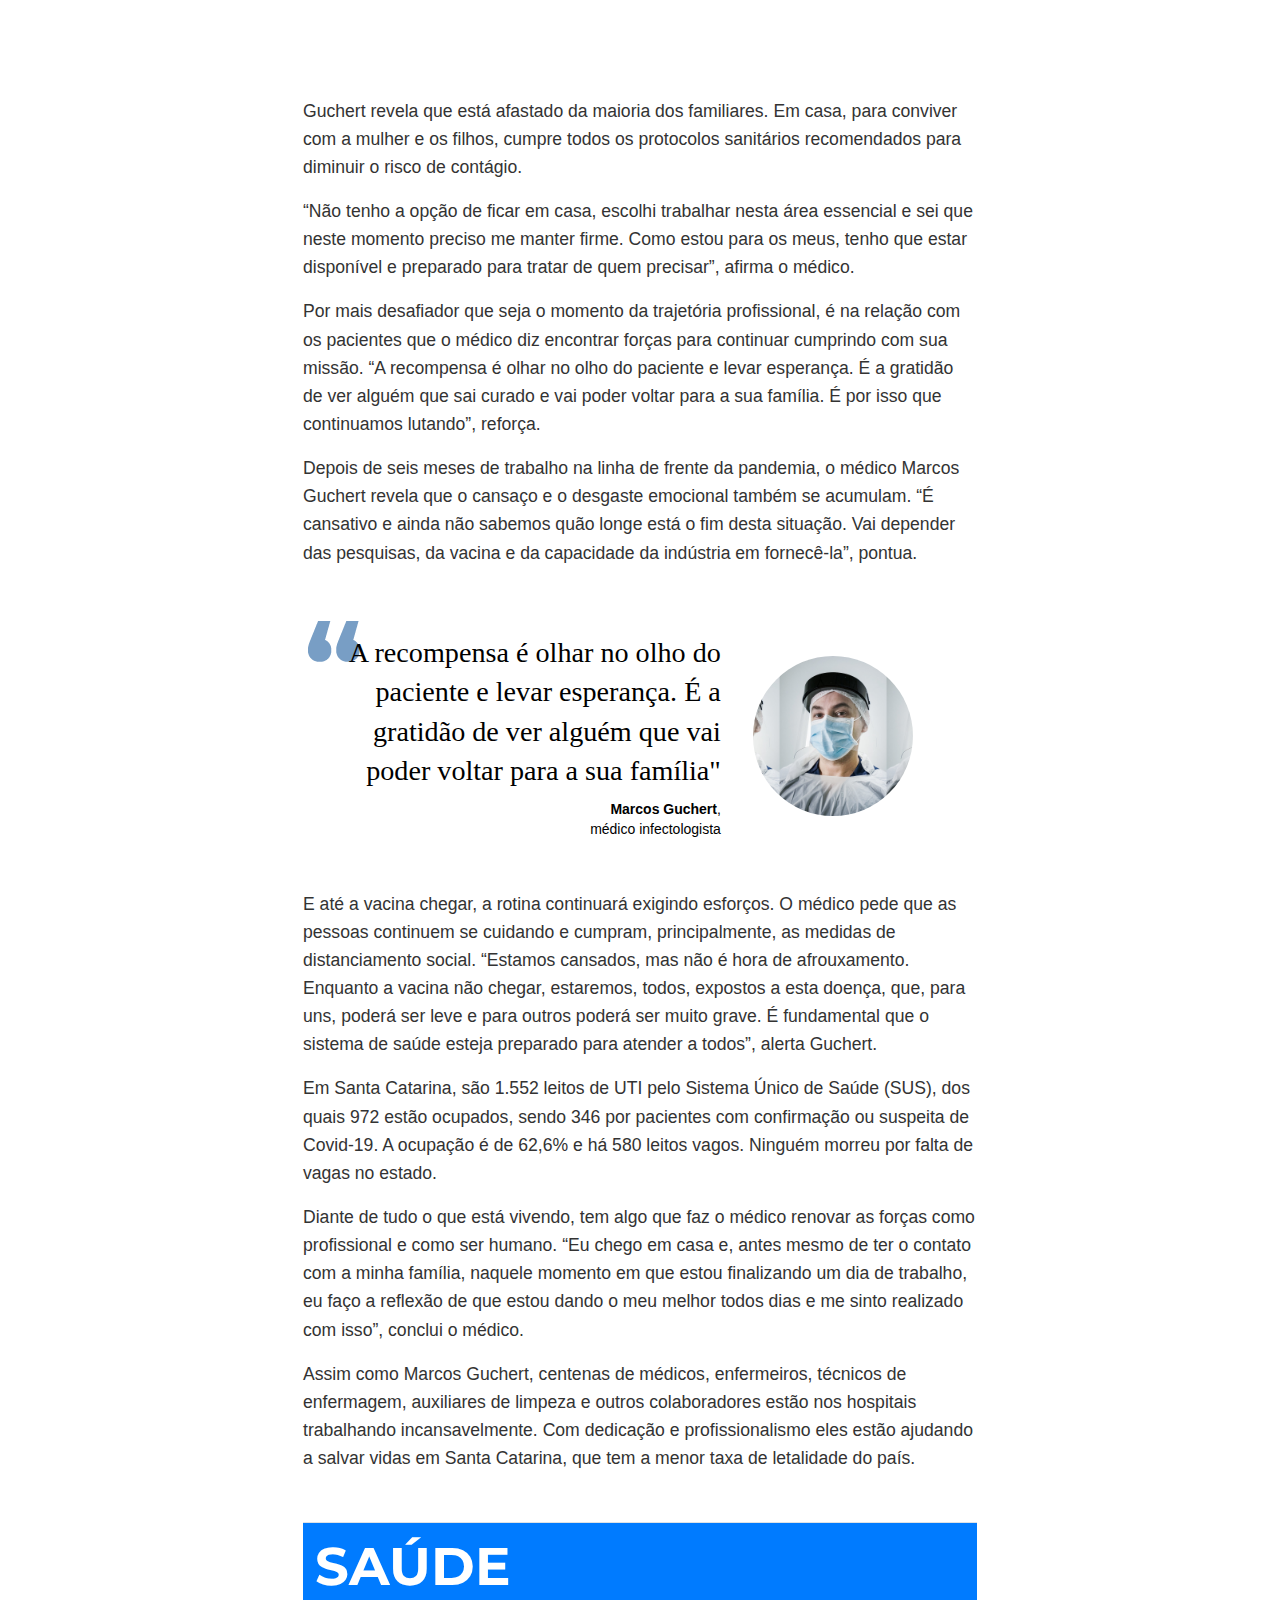
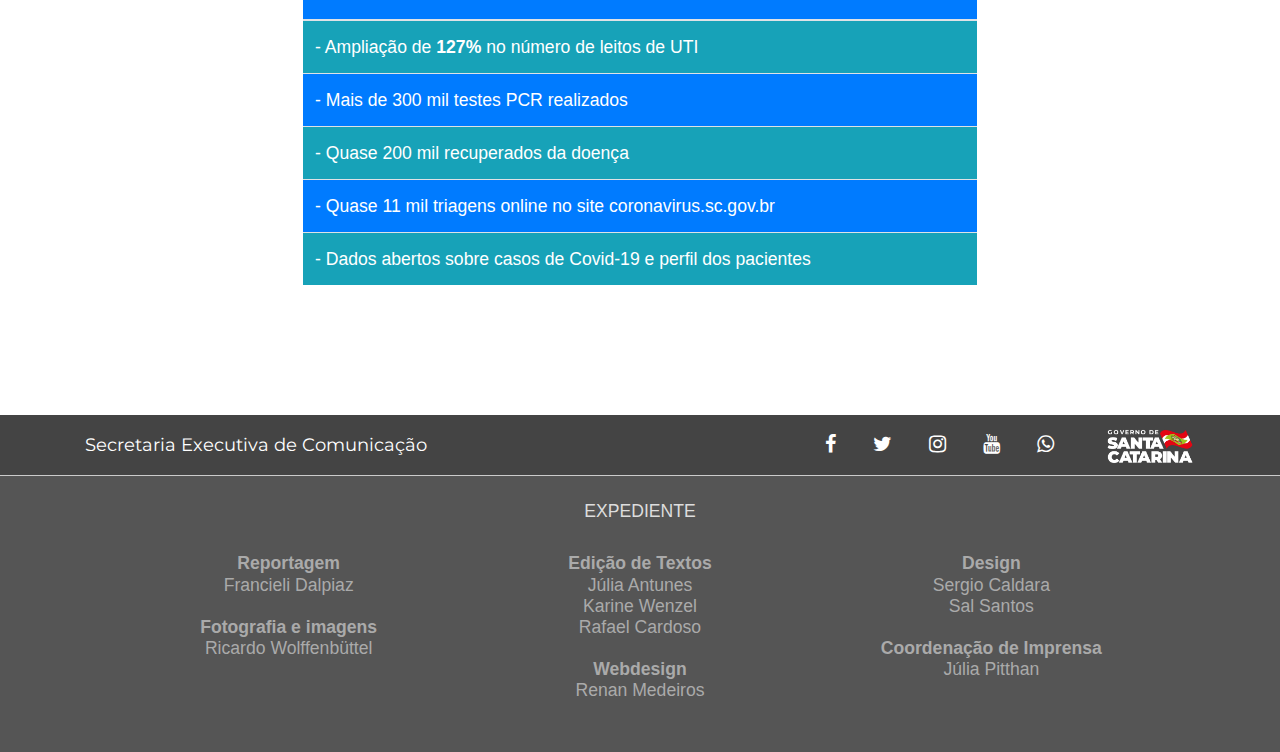
<file: hospitais.html>
<!DOCTYPE html>
<html>
    <head>
            <!-- Global site tag (gtag.js) - Google Analytics -->
      <script async src="https://www.googletagmanager.com/gtag/js?id=UA-158229661-2"></script>
      <script>
        window.dataLayer = window.dataLayer || [];
        function gtag(){dataLayer.push(arguments);}
        gtag('js', new Date());

        gtag('config', 'UA-158229661-2');
      </script>

      <link rel="shortcut icon" href="favicon.png" />
      <meta name="viewport" content="width=device-width, initial-scale=1">
      <link rel="stylesheet" href="https://stackpath.bootstrapcdn.com/bootstrap/4.5.2/css/bootstrap.min.css" integrity="sha384-JcKb8q3iqJ61gNV9KGb8thSsNjpSL0n8PARn9HuZOnIxN0hoP+VmmDGMN5t9UJ0Z" crossorigin="anonymous">
      <link href="https://fonts.googleapis.com/css2?family=Montserrat:ital,wght@0,300;0,900;1,400&display=swap" rel="stylesheet">
      <link href="https://fonts.googleapis.com/css2?family=Cairo:wght@200;300;400;700;900&display=swap" rel="stylesheet">
      <link href="styles.css" rel="stylesheet">
      <script src="https://code.jquery.com/jquery-3.5.1.slim.min.js" integrity="sha384-DfXdz2htPH0lsSSs5nCTpuj/zy4C+OGpamoFVy38MVBnE+IbbVYUew+OrCXaRkfj" crossorigin="anonymous"></script>
      <script src="https://cdn.jsdelivr.net/npm/popper.js@1.16.0/dist/umd/popper.min.js" integrity="sha384-Q6E9RHvbIyZFJoft+2mJbHaEWldlvI9IOYy5n3zV9zzTtmI3UksdQRVvoxMfooAo" crossorigin="anonymous"></script>
      <script src="https://stackpath.bootstrapcdn.com/bootstrap/4.5.0/js/bootstrap.min.js" integrity="sha384-OgVRvuATP1z7JjHLkuOU7Xw704+h835Lr+6QL9UvYjZE3Ipu6Tp75j7Bh/kR0JKI" crossorigin="anonymous"></script>
      <link rel="stylesheet" href="https://cdnjs.cloudflare.com/ajax/libs/font-awesome/4.7.0/css/font-awesome.min.css">
  <title>Governo SC: Combate à Covid-19 :: Hospitais</title>

    </head>
        <body>
                <nav class="navbar navbar-expand-lg navbar-dark">
                  <a class="navbar-brand" href="index.html">
    <b><img src="logo.png" height=50px></B>
  </a>                        <button class="navbar-toggler" type="button" data-toggle="collapse" data-target="#navbarNavAltMarkup" aria-controls="navbarNavAltMarkup" aria-expanded="false" aria-label="Toggle navigation">
                    <span class="navbar-toggler-icon"></span>
                  </button>
                  <div class="collapse navbar-collapse" id="navbarNavAltMarkup">
                    <div class="navbar-nav">
                      <a class="nav-item nav-link" href="index.html">Início</span></a>
                      <a class="nav-item nav-link" href="sala-de-aula.html">Sala de aula</span></a>
                      <a class="nav-item nav-link" href="campo.html">Campo</a>
                      <a class="nav-item nav-link" href="recuperados.html">Recuperados</a>
                      <a class="nav-item nav-link" href="negocios.html">Negócios</a>
                      <a class="nav-item nav-link active" href="hospitais.html">Hospitais</a>
                      <a class="nav-item nav-link" href="governador.html">Carta do governador</span></a>
                    </div>
                  </div>
                  <div class="logo-sc"><a href="http://www.sc.gov.br"><img src="logo-branco.png" width=120></a></div>
                </nav>

          <div class="foto-meio-meio" style="margin-top:5px;margin-bottom:30px;">
            <div class="foto-1"><img src="fotos/medico-1.jpg" width=100%></div>
            <div class="foto-2-med"><img src="fotos/medico-2.jpg" width=100%></div>
            <div class="foto-1-med"><img src="fotos/medico-3.jpg" width=100%></div>
            <div class="foto-2-med"><img src="fotos/medico-4.jpg" width=100%></div>
            <div class="foto-1-med"><img src="fotos/medico-5.jpg" width=100%></div>
            <div class="foto-2-med"><img src="fotos/medico-6.jpg" width=100%></div>
            <div class="foto-1-med"><img src="fotos/medico-7.jpg" width=100%></div>
            <div class="foto-2" style="text-align:right;"><img src="fotos/medico-8.jpg" width=100%>(Fotos: Ricardo Wolffebüttel/SECOM)</div>
          </div>

          <div class="abertura-educacao">
          <titulo-menor>HOSPITAIS</titulo-menor>
          <h1>Missão vital</h1>
          <apoio>Salvar vidas. É com esse propósito que centenas de profissionais da saúde se expõem todo dia ao inimigo invisível da Covid-19 nos hospitais catarinenses. O médico Marcos Guchert é um deles. Apesar dos mais de 180 dias de dedicação extrema, do medo e do desgaste físico e emocional, ele se diz recompensado ao ver alguém curado voltar para casa.</apoio></div>

          <div id="tudo">
        <p><span class="cap">Q</span>uando autoridades de saúde no mundo todo recomendaram que as pessoas ficassem em casa para evitar o contágio pelo novo coronavírus, o médico infectologista Marcos Paulo Guchert não teve essa opção. Ele faz parte do grupo de profissionais que estão na linha de frente do combate à Covid-19, trabalhando incansavelmente para salvar vidas.</p>

          <p>Conviver tão próximo da ameaça do vírus provocou mudanças profundas na rotina do médico, esposo e pai de dois filhos. Durante o trabalho em Florianópolis, a cautela com a higiene e a vestimenta foi reforçada para evitar a contaminação. Ao fim do expediente, começa uma série de outros procedimentos para não levar o vírus para quem está em casa.</p>

          <p>“É uma doença nova e temos que ter todo o cuidado seja no tratamento dos pacientes ou na nossa rotina de prevenção. Por estar na linha de frente, meu maior medo é contaminar quem eu amo. Isso pesa e gera ansiedade porque ninguém está livre da doença”, explica.</p>

        </div>
        <div class="video-youtube">
        <div class="embed-responsive embed-responsive-16by9">
          <iframe class="embed-responsive-item" src="https://www.youtube.com/embed/LBEdiqgEgxk" allowfullscreen></iframe>
        </div></div>
<div id="tudo">
          <p>Guchert revela que está afastado da maioria dos familiares. Em casa, para conviver com a mulher e os filhos, cumpre todos os protocolos sanitários recomendados para diminuir o risco de contágio.</p>

          <p>“Não tenho a opção de ficar em casa, escolhi trabalhar nesta área essencial e sei que neste momento preciso me manter firme. Como estou para os meus, tenho que estar disponível e preparado para tratar de quem precisar”, afirma o médico.</p>

          <p>Por mais desafiador que seja o momento da trajetória profissional, é na relação com os pacientes que o médico diz encontrar forças para continuar cumprindo com sua missão. “A recompensa é olhar no olho do paciente e levar esperança. É a gratidão de ver alguém que sai curado e vai poder voltar para a sua família. É por isso que continuamos lutando”, reforça.</p>

          <p>Depois de seis meses de trabalho na linha de frente da pandemia, o médico Marcos Guchert revela que o cansaço e o desgaste emocional também se acumulam. “É cansativo e ainda não sabemos quão longe está o fim desta situação. Vai depender das pesquisas, da vacina e da capacidade da indústria em fornecê-la”, pontua.</p>

          <div class="olho-container">
            <div class="boneco-mobile" style="background-image: url('fotos/marcos.jpg');">
            </div>
            <div class="olho">
              A recompensa é olhar no olho do paciente e levar esperança. É a gratidão de ver alguém que vai poder voltar para a sua família"
              <div class="autor">
                <b>Marcos Guchert</b>,<br>médico infectologista
              </div>
            </div>
            <div class="boneco" style="background-image: url('fotos/marcos.jpg');">
            </div>
          </div>

          <p>E até a vacina chegar, a rotina continuará exigindo esforços. O médico pede que as pessoas continuem se cuidando e cumpram, principalmente, as medidas de distanciamento social. “Estamos cansados, mas não é hora de afrouxamento. Enquanto a vacina não chegar, estaremos, todos, expostos a esta doença, que, para uns, poderá ser leve e para outros poderá ser muito grave. É fundamental que o sistema de saúde esteja preparado para atender a todos”, alerta Guchert.</p>

          <p>Em Santa Catarina, são 1.552 leitos de UTI pelo Sistema Único de Saúde (SUS), dos quais 972 estão ocupados, sendo 346 por pacientes com confirmação ou suspeita de Covid-19. A ocupação é de 62,6% e há 580 leitos vagos. Ninguém morreu por falta de vagas no estado.</p>

          <p>Diante de tudo o que está vivendo, tem algo que faz o médico renovar as forças como profissional e como ser humano. “Eu chego em casa e, antes mesmo de ter o contato com a minha família, naquele momento em que estou finalizando um dia de trabalho, eu faço a reflexão de que estou dando o meu melhor todos dias e me sinto realizado com isso”, conclui o médico.</p>

          <p>Assim como Marcos Guchert, centenas de médicos, enfermeiros, técnicos de enfermagem, auxiliares de limpeza e outros colaboradores estão nos hospitais trabalhando incansavelmente. Com dedicação e profissionalismo eles estão ajudando a salvar vidas em Santa Catarina, que tem a menor taxa de letalidade do país.</p>

          <table class="table" style="color:#FFFFFF; margin: 50px 0 50px 0;">
            <thead class="bg-primary">
              <tr>
                <th><h1>SAÚDE</h1></th>
              </tr>
            </thead>
            <tr class="bg-info"><td>- Ampliação de <b>127%</b> no número de leitos de UTI</td></tr>
            <tr class="bg-primary"><td>- Mais de 300 mil testes PCR realizados</td></tr>
            <tr class="bg-info"><td>- Quase 200 mil recuperados da doença</td></tr>
            <tr class="bg-primary"><td>- Quase 11 mil triagens online no site <a hred="http://www.coronavirus.sc.gov.br" target="a_blank">coronavirus.sc.gov.br</a></td></tr>
            <tr class="bg-info"><td>- Dados abertos sobre casos de Covid-19 e perfil dos pacientes</td></tr>
          </table>
          </div>

          <div class="mobile-only">
            <div class="caixa-cinza">
              <h3>Conheça mais histórias</h3>
            <div class="card border-secondary margintop">
              <a href="sala-de-aula"><img src="fotos/bg-1-wide.jpg" class="card-img-top" alt="Sala de aula"></a>
              <div class="card-body">
                <h5 class="card-title"><b>SALA DE AULA</b></h5>
                <p class="card-text">A escola vai até os alunos para levar conhecimento e carinho</p>
              </div>
            </div>
            <div class="card border-secondary margintop">
              <a href="campo"><img src="fotos/bg-2-wide.jpg" class="card-img-top" alt="..."></a>
              <div class="card-body">
                <h5 class="card-title"><b>CAMPO</b></h5>
                <p class="card-text">Mais de 500 mil produtores rurais se adaptam para garantir o cultivo</p>
              </div>
            </div>
            <div class="card border-secondary margintop">
              <a href="recuperados"><img src="fotos/bg-3.jpg" class="card-img-top" alt="..."></a>
              <div class="card-body">
                <h5 class="card-title"><b>RECUPERADOS</b></h5>
                <p class="card-text">Catarinenses superam a Covid-19 e fortalecem laços</p>
              </div>
            </div>
            <div class="card border-secondary margintop">
              <a href="negocios"><img src="fotos/negocios-mobi.jpeg" class="card-img-top" alt="..."></a>
              <div class="card-body">
                <h5 class="card-title"><b>NEGÓCIOS</b></h5>
                <p class="card-text">Empreendedores se adaptam e Governo auxilia empresas a atravessarem momento desafiador</p>
              </div>
            </div>
          </div>
          </div>
          <footer class="footer">
            <div class="container">
              Secretaria Executiva de Comunicação
              <div class="logo">
                <!--Facebook-->
                <a href="https://facebook.com/GovernoSC" target="a_blank" class="btn-floating btn-lg btn-fb" type="button" role="button"><i class="fa fa-facebook-f"></i></a>
                <!--Twitter-->
                <a href="https://twitter.com/GovSC" target="a_blank" class="btn-floating btn-lg btn-tw" type="button" role="button"><i class="fa fa-twitter"></i></a>
                <!--Instagram-->
                <a href="https://instagram.com/governosc" target="a_blank" class="btn-floating btn-lg btn-ins" type="button" role="button"><i class="fa fa-instagram"></i></a>
                <!--Youtube-->
                <a href="https://youtube.com/governosc" target="a_blank" class="btn-floating btn-lg btn-yt" type="button" role="button"><i class="fa fa-youtube"></i></a>
                <!--WhatsApp-->
                <a href="https://api.whatsapp.com/send?phone=5548988358120&text=SIM,%20quero%20receber%20not%C3%ADcias%20do%20Governo&source=&data=" target="a_blank" class="btn-floating btn-lg btn-whatsapp" type="button" role="button"><i class="fa fa-whatsapp margindireita"></i></a>
                <a href="http://www.sc.gov.br"><img src="logo-branco.png" width=90></a>
              </div>
            </div>
            <div class="expediente">
                          <p style="color: #DDDDDD; margin-top:15px;">EXPEDIENTE</p>
            <div class="row">
            <div class="col-lg-4 col-md-1" style="margin-top:15px;">
              <b>Reportagem</b><br>
              Francieli Dalpiaz<br><br>

              <b>Fotografia e imagens</b><br>
              Ricardo Wolffenbüttel<br><br>
            </div>

            <div class="col-lg-4 col-md-1" style="margin-top:15px;">
              <b>Edição de Textos</b><br>
              Júlia Antunes<br>
              Karine Wenzel<br>
              Rafael Cardoso<br><br>

              <b>Webdesign</b><br>
              Renan Medeiros<br><br>
            </div>

            <div class="col-lg-4 col-md-1" style="margin-top:15px;">
              <b>Design</b><br>
              Sergio Caldara<br>
              Sal Santos<br><br>

              <b>Coordenação de Imprensa</b><br>
              Júlia Pitthan<br></div></div></div>
          </footer>
        </body>
      </html>
</file>
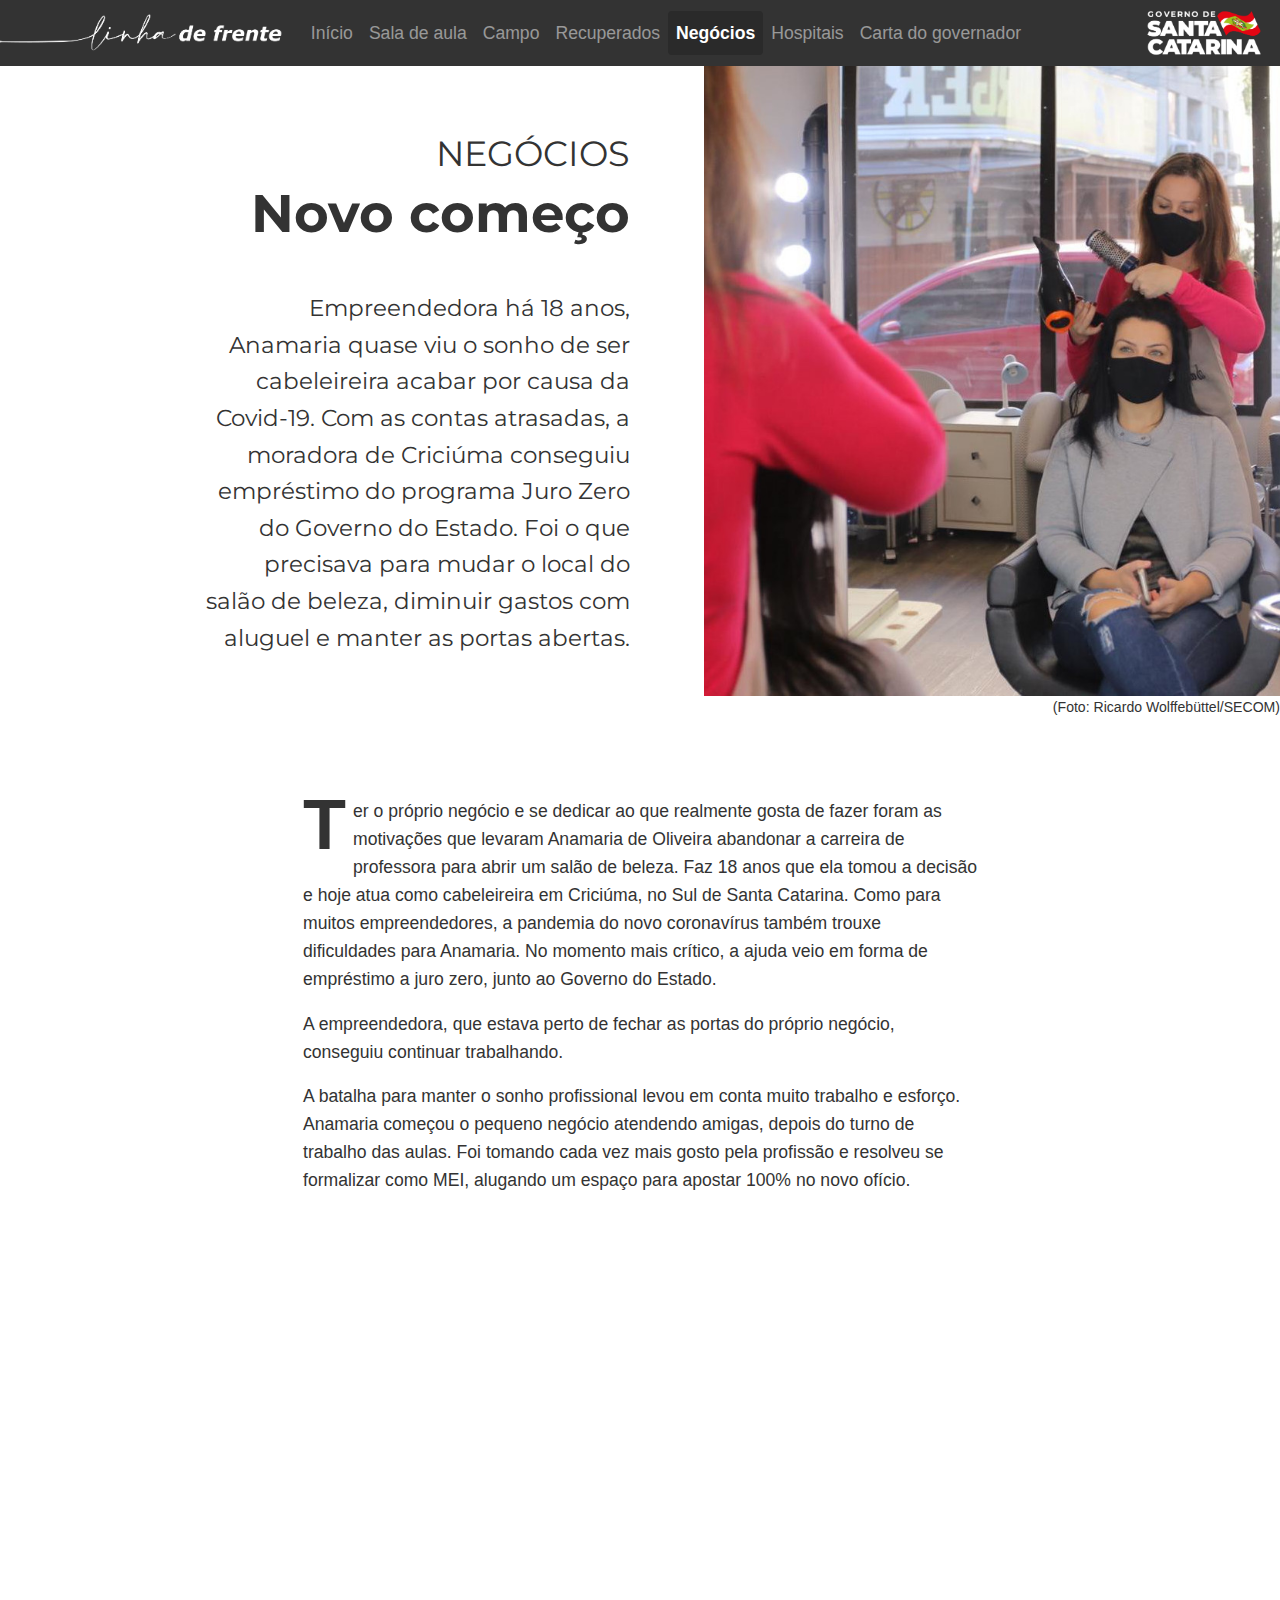
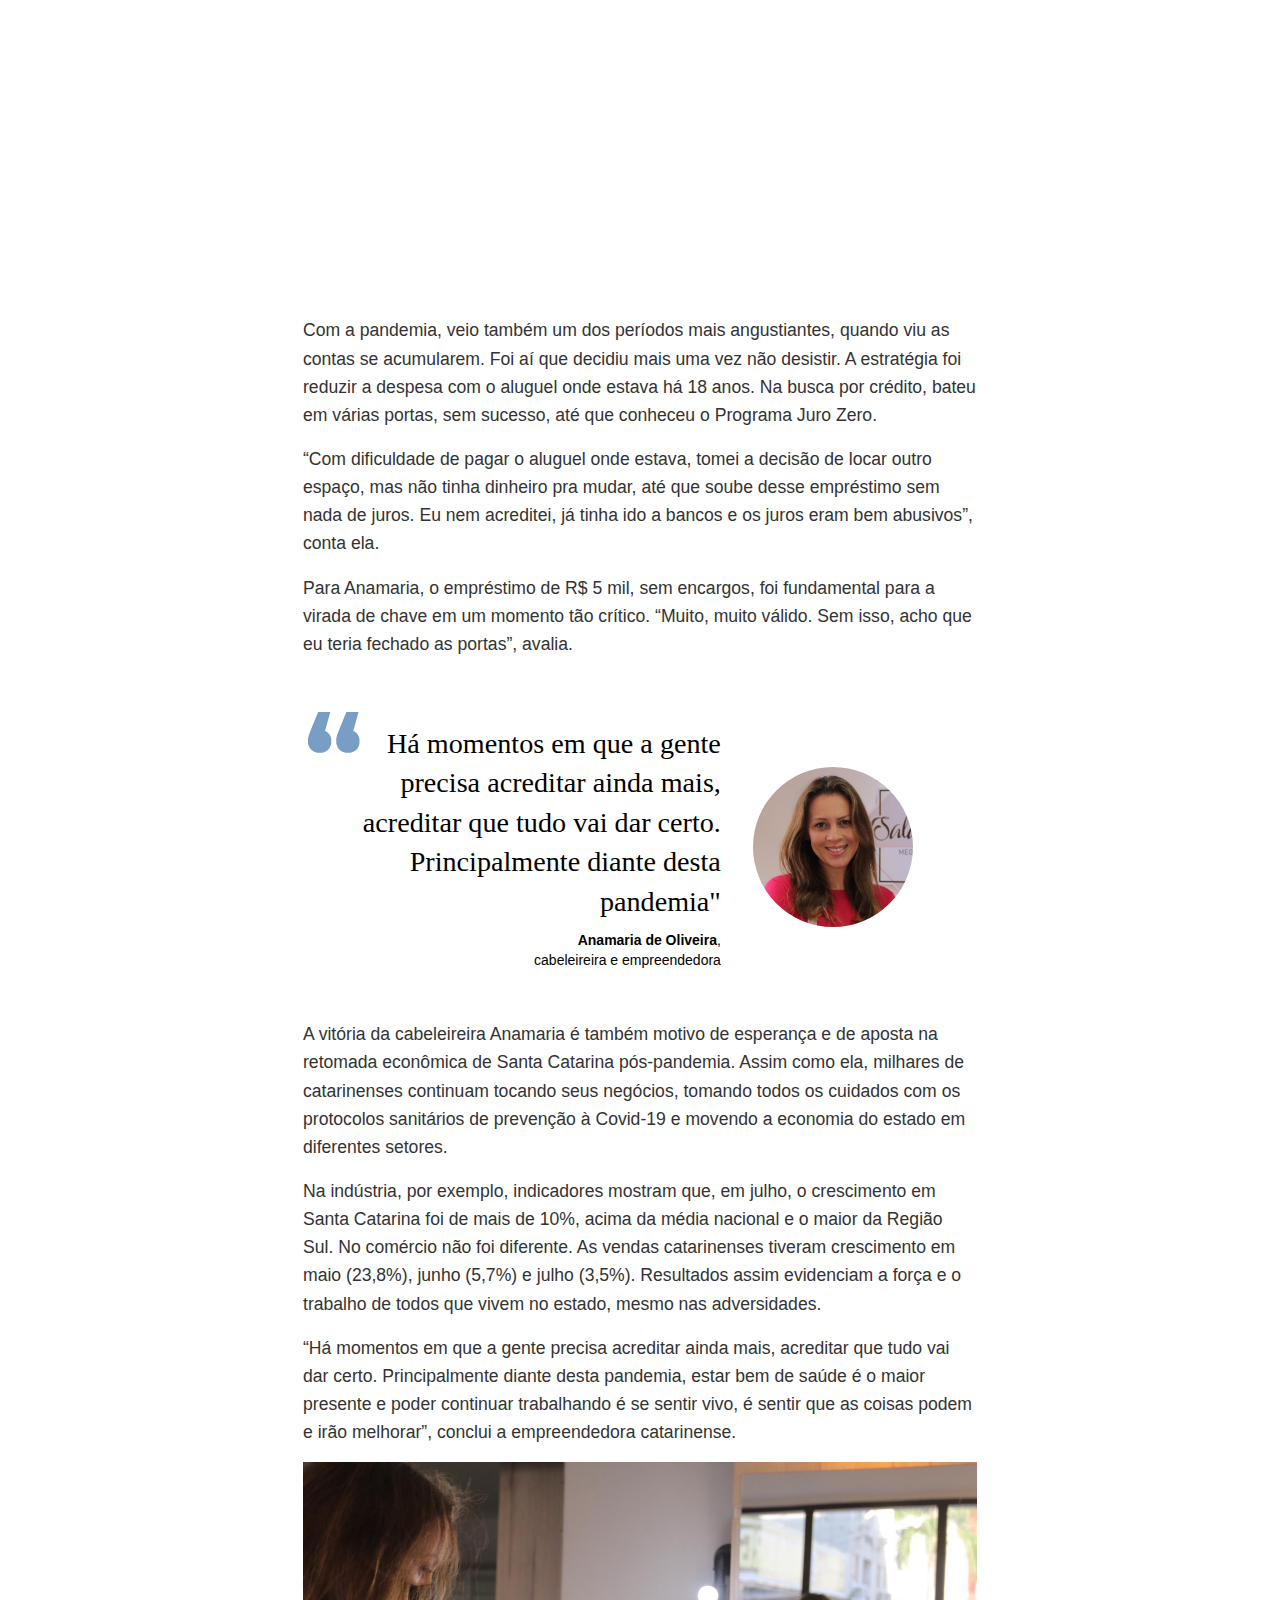
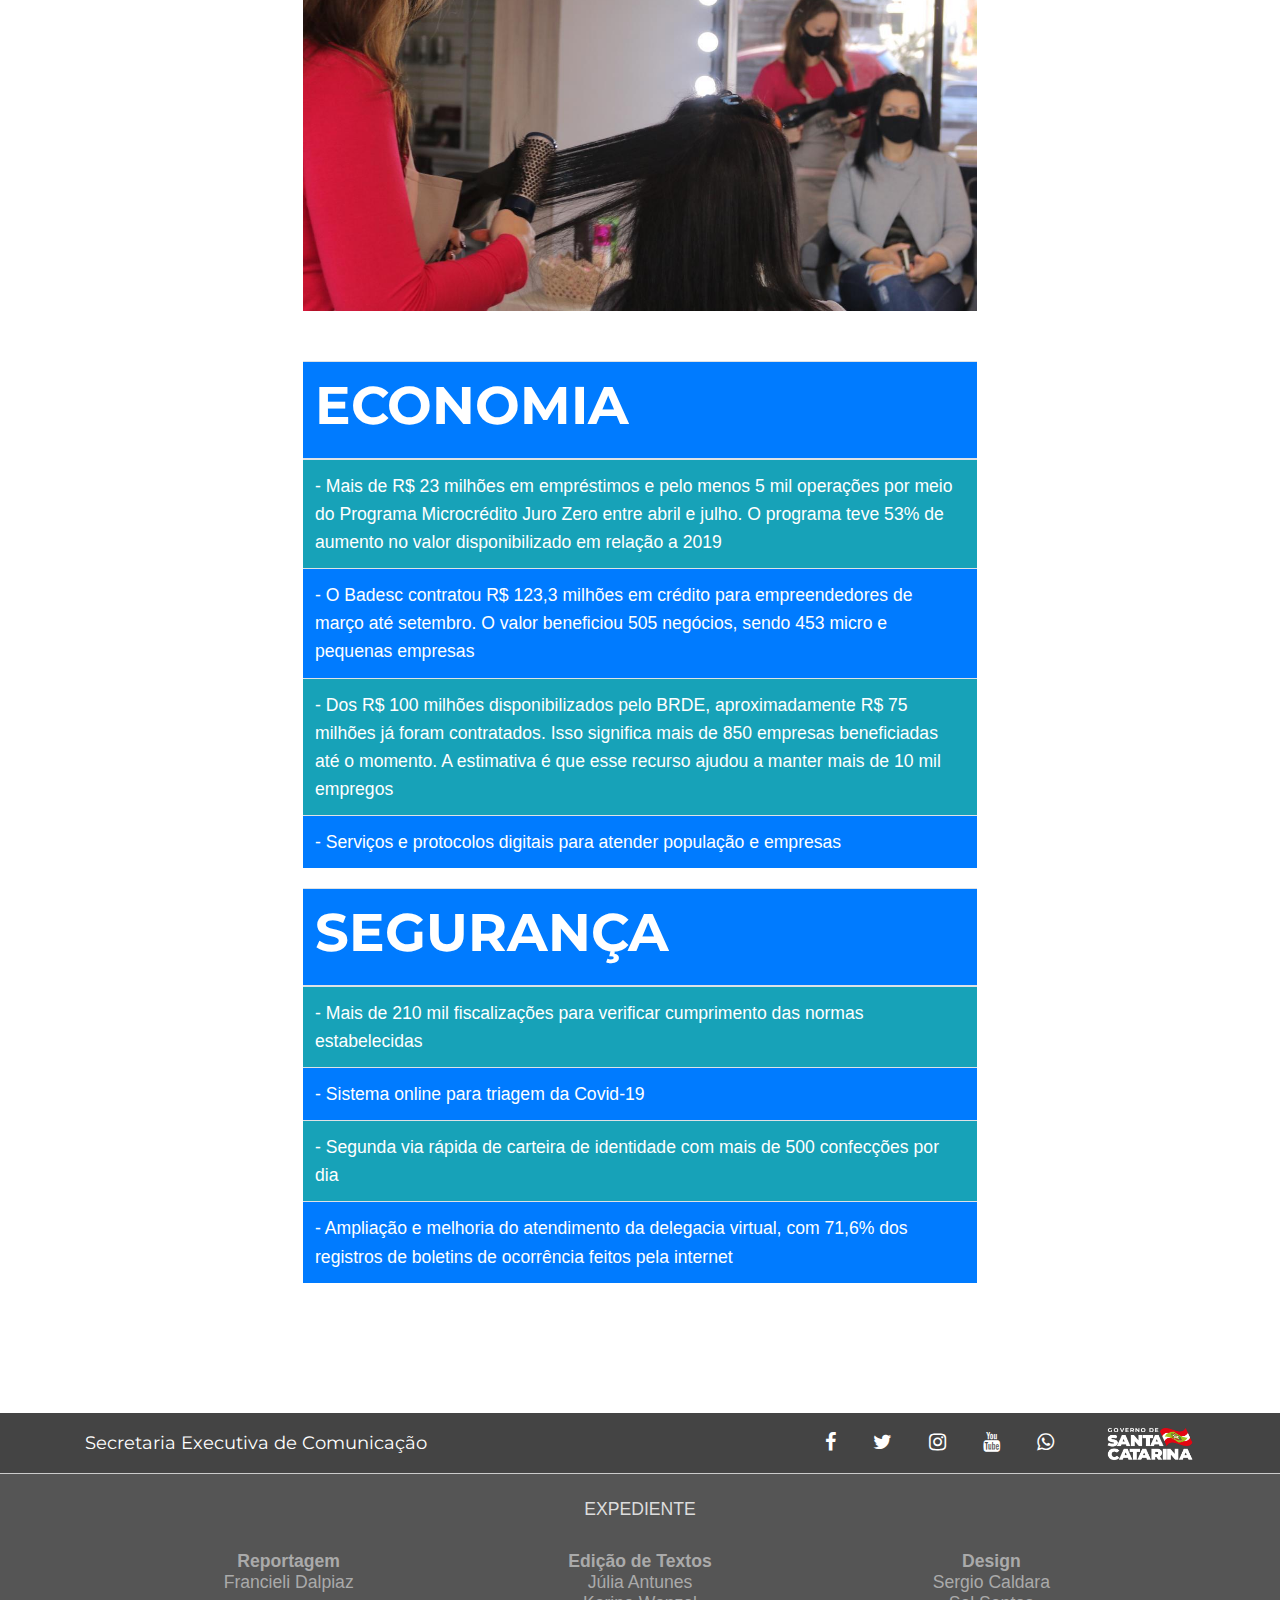
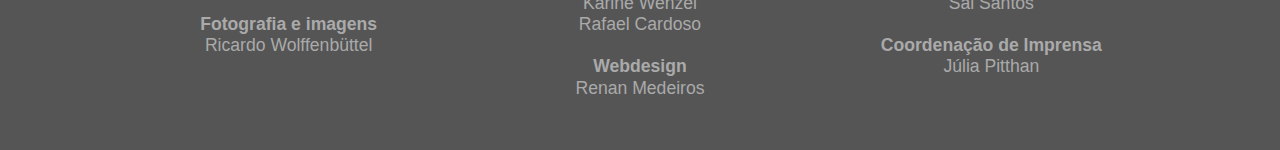
<file: negocios.html>
<!DOCTYPE html>
<html>
    <head>
      <!-- Global site tag (gtag.js) - Google Analytics -->
<script async src="https://www.googletagmanager.com/gtag/js?id=UA-158229661-2"></script>
<script>
  window.dataLayer = window.dataLayer || [];
  function gtag(){dataLayer.push(arguments);}
  gtag('js', new Date());

  gtag('config', 'UA-158229661-2');
</script>
      <link rel="shortcut icon" href="favicon.png" />
      <meta name="viewport" content="width=device-width, initial-scale=1">
      <link rel="stylesheet" href="https://stackpath.bootstrapcdn.com/bootstrap/4.5.2/css/bootstrap.min.css" integrity="sha384-JcKb8q3iqJ61gNV9KGb8thSsNjpSL0n8PARn9HuZOnIxN0hoP+VmmDGMN5t9UJ0Z" crossorigin="anonymous">
      <link href="https://fonts.googleapis.com/css2?family=Montserrat:ital,wght@0,300;0,900;1,400&display=swap" rel="stylesheet">
      <link href="https://fonts.googleapis.com/css2?family=Cairo:wght@200;300;400;700;900&display=swap" rel="stylesheet">
      <link href="styles.css" rel="stylesheet">
      <script src="https://code.jquery.com/jquery-3.5.1.slim.min.js" integrity="sha384-DfXdz2htPH0lsSSs5nCTpuj/zy4C+OGpamoFVy38MVBnE+IbbVYUew+OrCXaRkfj" crossorigin="anonymous"></script>
      <script src="https://cdn.jsdelivr.net/npm/popper.js@1.16.0/dist/umd/popper.min.js" integrity="sha384-Q6E9RHvbIyZFJoft+2mJbHaEWldlvI9IOYy5n3zV9zzTtmI3UksdQRVvoxMfooAo" crossorigin="anonymous"></script>
      <script src="https://stackpath.bootstrapcdn.com/bootstrap/4.5.0/js/bootstrap.min.js" integrity="sha384-OgVRvuATP1z7JjHLkuOU7Xw704+h835Lr+6QL9UvYjZE3Ipu6Tp75j7Bh/kR0JKI" crossorigin="anonymous"></script>
      <link rel="stylesheet" href="https://cdnjs.cloudflare.com/ajax/libs/font-awesome/4.7.0/css/font-awesome.min.css">

      <title>Governo SC: Combate à Covid-19 :: Negócios</title>

    </head>
        <body>
                <nav class="navbar navbar-expand-lg navbar-dark">
                  <a class="navbar-brand" href="index.html">
                    <b><img src="logo.png" height=50px></B>
  </a>                  <button class="navbar-toggler" type="button" data-toggle="collapse" data-target="#navbarNavAltMarkup" aria-controls="navbarNavAltMarkup" aria-expanded="false" aria-label="Toggle navigation">
                    <span class="navbar-toggler-icon"></span>
                  </button>
                  <div class="collapse navbar-collapse" id="navbarNavAltMarkup">
                    <div class="navbar-nav">
                      <a class="nav-item nav-link" href="index.html">Início</span></a>
                      <a class="nav-item nav-link" href="sala-de-aula.html">Sala de aula</span></a>
                      <a class="nav-item nav-link" href="campo.html">Campo</a>
                      <a class="nav-item nav-link" href="recuperados.html">Recuperados</a>
                      <a class="nav-item nav-link active" href="negocios.html">Negócios</a>
                      <a class="nav-item nav-link" href="hospitais.html">Hospitais</a>
                      <a class="nav-item nav-link" href="governador.html">Carta do governador</span></a>
                    </div>
                  </div>
                  <div class="logo-sc"><a href="http://www.sc.gov.br"><img src="logo-branco.png" width=120></a></div>
                </nav>

                <div class="desktop" style="float:left;">
                  <div style="width: 45%; margin-left: 5%; float: right;  text-align: right; font-size: 0.8em;">
                    <img src="fotos/negocios.jpeg" width=100%>(Foto: Ricardo Wolffebüttel/SECOM)
                  </div>
                  <div class="campo-sup">
                    <titulo-menor>NEGÓCIOS</titulo-menor>
                    <h1>Novo começo</h1>
                    <destaque><br>Empreendedora há 18 anos, Anamaria quase viu o sonho de ser cabeleireira acabar por causa da Covid-19. Com as contas atrasadas, a moradora de Criciúma conseguiu empréstimo do programa Juro Zero do Governo do Estado. Foi o que precisava para mudar o local do salão de beleza, diminuir gastos com aluguel e manter as portas abertas.
                    </destaque>
                  </div>
                </div>

                <div class="mobi">
                  <div class="foto-principal"><img src="fotos/negocios-mobi.jpeg" width=100%>Fotos: Clóvis Perozin</div>
                    <div id="tudo">
                            <titulo-menor>NEGÓCIOS</titulo-menor>
                            <h1>Novo começo</h1>
                              <destaque>Empreendedora há 18 anos, Anamaria quase viu o sonho de ser cabeleireira acabar por causa da Covid-19. Com as contas atrasadas, a moradora de Criciúma conseguiu empréstimo do programa Juro Zero do Governo do Estado. Foi o que precisava para mudar o local do salão de beleza, diminuir gastos com aluguel e manter as portas abertas.
                              </destaque>
                    </div>
                  </div>


          <div id="tudo" style="float:left;">
<br>
          <p><span class="cap">T</span>er o próprio negócio e se dedicar ao que realmente gosta de fazer foram as motivações que levaram Anamaria de Oliveira abandonar a carreira de professora para abrir um salão de beleza. Faz 18 anos que ela tomou a decisão e hoje atua como cabeleireira em Criciúma, no Sul de Santa Catarina. Como para muitos empreendedores, a pandemia do novo coronavírus também trouxe dificuldades para Anamaria. No momento mais crítico, a ajuda veio em forma de empréstimo a juro zero, junto ao Governo do Estado.</p>

          <p>A empreendedora, que estava perto de fechar as portas do próprio negócio, conseguiu continuar trabalhando.</p>

          <p>A batalha para manter o sonho profissional levou em conta muito trabalho e esforço. Anamaria começou o pequeno negócio atendendo amigas, depois do turno de trabalho das aulas. Foi tomando cada vez mais gosto pela profissão e resolveu se formalizar como MEI, alugando um espaço para apostar 100% no novo ofício.</p>

        </div>
        <div class="video-youtube">
        <div class="embed-responsive embed-responsive-16by9">
          <iframe class="embed-responsive-item" src="https://www.youtube.com/embed/Ax8-9yuDvm8" allowfullscreen></iframe>
        </div></div>
<div id="tudo">
          <p>Com a pandemia, veio também um dos períodos mais angustiantes, quando viu as contas se acumularem. Foi aí que decidiu mais uma vez não desistir. A estratégia foi reduzir a despesa com o aluguel onde estava há 18 anos. Na busca por crédito, bateu em várias portas, sem sucesso, até que conheceu o Programa Juro Zero.</p>

          <p>“Com dificuldade de pagar o aluguel onde estava, tomei a decisão de locar outro espaço, mas não tinha dinheiro pra mudar, até que soube desse empréstimo sem nada de juros. Eu nem acreditei, já tinha ido a bancos e os juros eram bem abusivos”, conta ela.</p>

          <p>Para Anamaria, o empréstimo de R$ 5 mil, sem encargos, foi fundamental para a virada de chave em um momento tão crítico. “Muito, muito válido. Sem isso, acho que eu teria fechado as portas”, avalia.</p>

          <div class="olho-container">
            <div class="boneco-mobile" style="background-image: url('fotos/anamaria.jpeg');">
            </div>
            <div class="olho">
              Há momentos em que a gente precisa acreditar ainda mais, acreditar que tudo vai dar certo. Principalmente diante desta pandemia"
              <div class="autor">
                <b>Anamaria de Oliveira</b>,<br>cabeleireira e empreendedora
              </div>
            </div>
            <div class="boneco" style="background-image: url('fotos/anamaria.jpeg');">
            </div>
          </div>
          <p>A vitória da cabeleireira Anamaria é também motivo de esperança e de aposta na retomada econômica de Santa Catarina pós-pandemia. Assim como ela, milhares de catarinenses continuam tocando seus negócios, tomando todos os cuidados com os protocolos sanitários de prevenção à Covid-19 e movendo a economia do estado em diferentes setores.</p>

          <p>Na indústria, por exemplo, indicadores mostram que, em julho, o crescimento em Santa Catarina foi de mais de 10%, acima da média nacional e o maior da Região Sul. No comércio não foi diferente. As vendas catarinenses tiveram crescimento em maio (23,8%), junho (5,7%) e julho (3,5%). Resultados assim evidenciam a força e o trabalho de todos que vivem no estado, mesmo nas adversidades.</p>

          <p>“Há momentos em que a gente precisa acreditar ainda mais, acreditar que tudo vai dar certo. Principalmente diante desta pandemia, estar bem de saúde é o maior presente e poder continuar trabalhando é se sentir vivo, é sentir que as coisas podem e irão melhorar”, conclui a empreendedora catarinense.</p>

          <img src="fotos/negocios-meio.jpeg" width=100%>

          <table class="table" style="color:#FFFFFF; margin: 50px 0 10px 0;">
            <thead class="bg-primary">
              <tr>
                <th><h1>ECONOMIA</h1></th>
              </tr>
            </thead>
            <tr class="bg-info"><td>- Mais de R$ 23 milhões em empréstimos e pelo menos 5 mil operações por meio do Programa Microcrédito Juro Zero entre abril e julho. O programa teve 53% de aumento no valor disponibilizado em relação a 2019</td></tr>
            <tr class="bg-primary"><td>- O Badesc contratou R$ 123,3 milhões em crédito para empreendedores de março até setembro. O valor beneficiou 505 negócios, sendo 453 micro e pequenas empresas</td></tr>
            <tr class="bg-info"><td>- Dos R$ 100 milhões disponibilizados pelo BRDE, aproximadamente R$ 75 milhões já foram contratados. Isso significa mais de 850 empresas beneficiadas até o momento. A estimativa é que esse recurso ajudou a manter mais de 10 mil empregos</td></tr>
            <tr class="bg-primary"><td>- Serviços e protocolos digitais para atender população e empresas</td></tr>
          </table>
          <table class="table" style="color:#FFFFFF; margin: 20px 0 50px 0;">
            <thead class="bg-primary">
              <tr>
                <th><h1>SEGURANÇA</h1></th>
              </tr>
            </thead>
            <tr class="bg-info"><td>- Mais de 210 mil fiscalizações para verificar cumprimento das normas estabelecidas</td></tr>
            <tr class="bg-primary"><td>- Sistema online para triagem da Covid-19</td></tr>
            <tr class="bg-info"><td>- Segunda via rápida de carteira de identidade com mais de 500 confecções por dia</td></tr>
            <tr class="bg-primary"><td>- Ampliação e melhoria do atendimento da delegacia virtual, com 71,6% dos registros de boletins de ocorrência feitos pela internet</td></tr>
          </table>

          </div>

          <div class="mobile-only">
            <div class="caixa-cinza">
              <h3>Conheça mais histórias</h3>
            <div class="card border-secondary margintop">
              <a href="sala-de-aula"><img src="fotos/bg-1-wide.jpg" class="card-img-top" alt="Sala de aula"></a>
              <div class="card-body">
                <h5 class="card-title"><b>SALA DE AULA</b></h5>
                <p class="card-text">A escola vai até os alunos para levar conhecimento e carinho</p>
              </div>
            </div>
            <div class="card border-secondary margintop">
              <a href="campo"><img src="fotos/bg-2-wide.jpg" class="card-img-top" alt="..."></a>
              <div class="card-body">
                <h5 class="card-title"><b>CAMPO</b></h5>
                <p class="card-text">Mais de 500 mil produtores rurais se adaptam para garantir o cultivo</p>
              </div>
            </div>
            <div class="card border-secondary margintop">
              <a href="recuperados"><img src="fotos/bg-3.jpg" class="card-img-top" alt="..."></a>
              <div class="card-body">
                <h5 class="card-title"><b>RECUPERADOS</b></h5>
                <p class="card-text">Catarinenses superam a Covid-19 e fortalecem laços</p>
              </div>
            </div>
            <div class="card border-secondary margintop">
              <a href="hospitais"><img src="fotos/medico-7.jpg" class="card-img-top" alt="..."></a>
              <div class="card-body">
                <h5 class="card-title"><b>HOSPITAIS</b></h5>
                <p class="card-text">A rotina de quem se dedica a salvar vidas em meio à pandemia</p>
              </div>
            </div>
          </div>
          </div>
          <footer class="footer">
            <div class="container">
              Secretaria Executiva de Comunicação
              <div class="logo">
                <!--Facebook-->
                <a href="https://facebook.com/GovernoSC" target="a_blank" class="btn-floating btn-lg btn-fb" type="button" role="button"><i class="fa fa-facebook-f"></i></a>
                <!--Twitter-->
                <a href="https://twitter.com/GovSC" target="a_blank" class="btn-floating btn-lg btn-tw" type="button" role="button"><i class="fa fa-twitter"></i></a>
                <!--Instagram-->
                <a href="https://instagram.com/governosc" target="a_blank" class="btn-floating btn-lg btn-ins" type="button" role="button"><i class="fa fa-instagram"></i></a>
                <!--Youtube-->
                <a href="https://youtube.com/governosc" target="a_blank" class="btn-floating btn-lg btn-yt" type="button" role="button"><i class="fa fa-youtube"></i></a>
                <!--WhatsApp-->
                <a href="https://api.whatsapp.com/send?phone=5548988358120&text=SIM,%20quero%20receber%20not%C3%ADcias%20do%20Governo&source=&data=" target="a_blank" class="btn-floating btn-lg btn-whatsapp" type="button" role="button"><i class="fa fa-whatsapp margindireita"></i></a>
                <a href="http://www.sc.gov.br"><img src="logo-branco.png" width=90></a>
              </div>
            </div>
            <div class="expediente">
                          <p style="color: #DDDDDD; margin-top:15px;">EXPEDIENTE</p>
            <div class="row">
            <div class="col-lg-4 col-md-1" style="margin-top:15px;">
              <b>Reportagem</b><br>
              Francieli Dalpiaz<br><br>

              <b>Fotografia e imagens</b><br>
              Ricardo Wolffenbüttel<br><br>
            </div>

            <div class="col-lg-4 col-md-1" style="margin-top:15px;">
              <b>Edição de Textos</b><br>
              Júlia Antunes<br>
              Karine Wenzel<br>
              Rafael Cardoso<br><br>

              <b>Webdesign</b><br>
              Renan Medeiros<br><br>
            </div>

            <div class="col-lg-4 col-md-1" style="margin-top:15px;">
              <b>Design</b><br>
              Sergio Caldara<br>
              Sal Santos<br><br>

              <b>Coordenação de Imprensa</b><br>
              Júlia Pitthan<br></div></div></div>
          </footer>
        </body>
      </html>
</file>
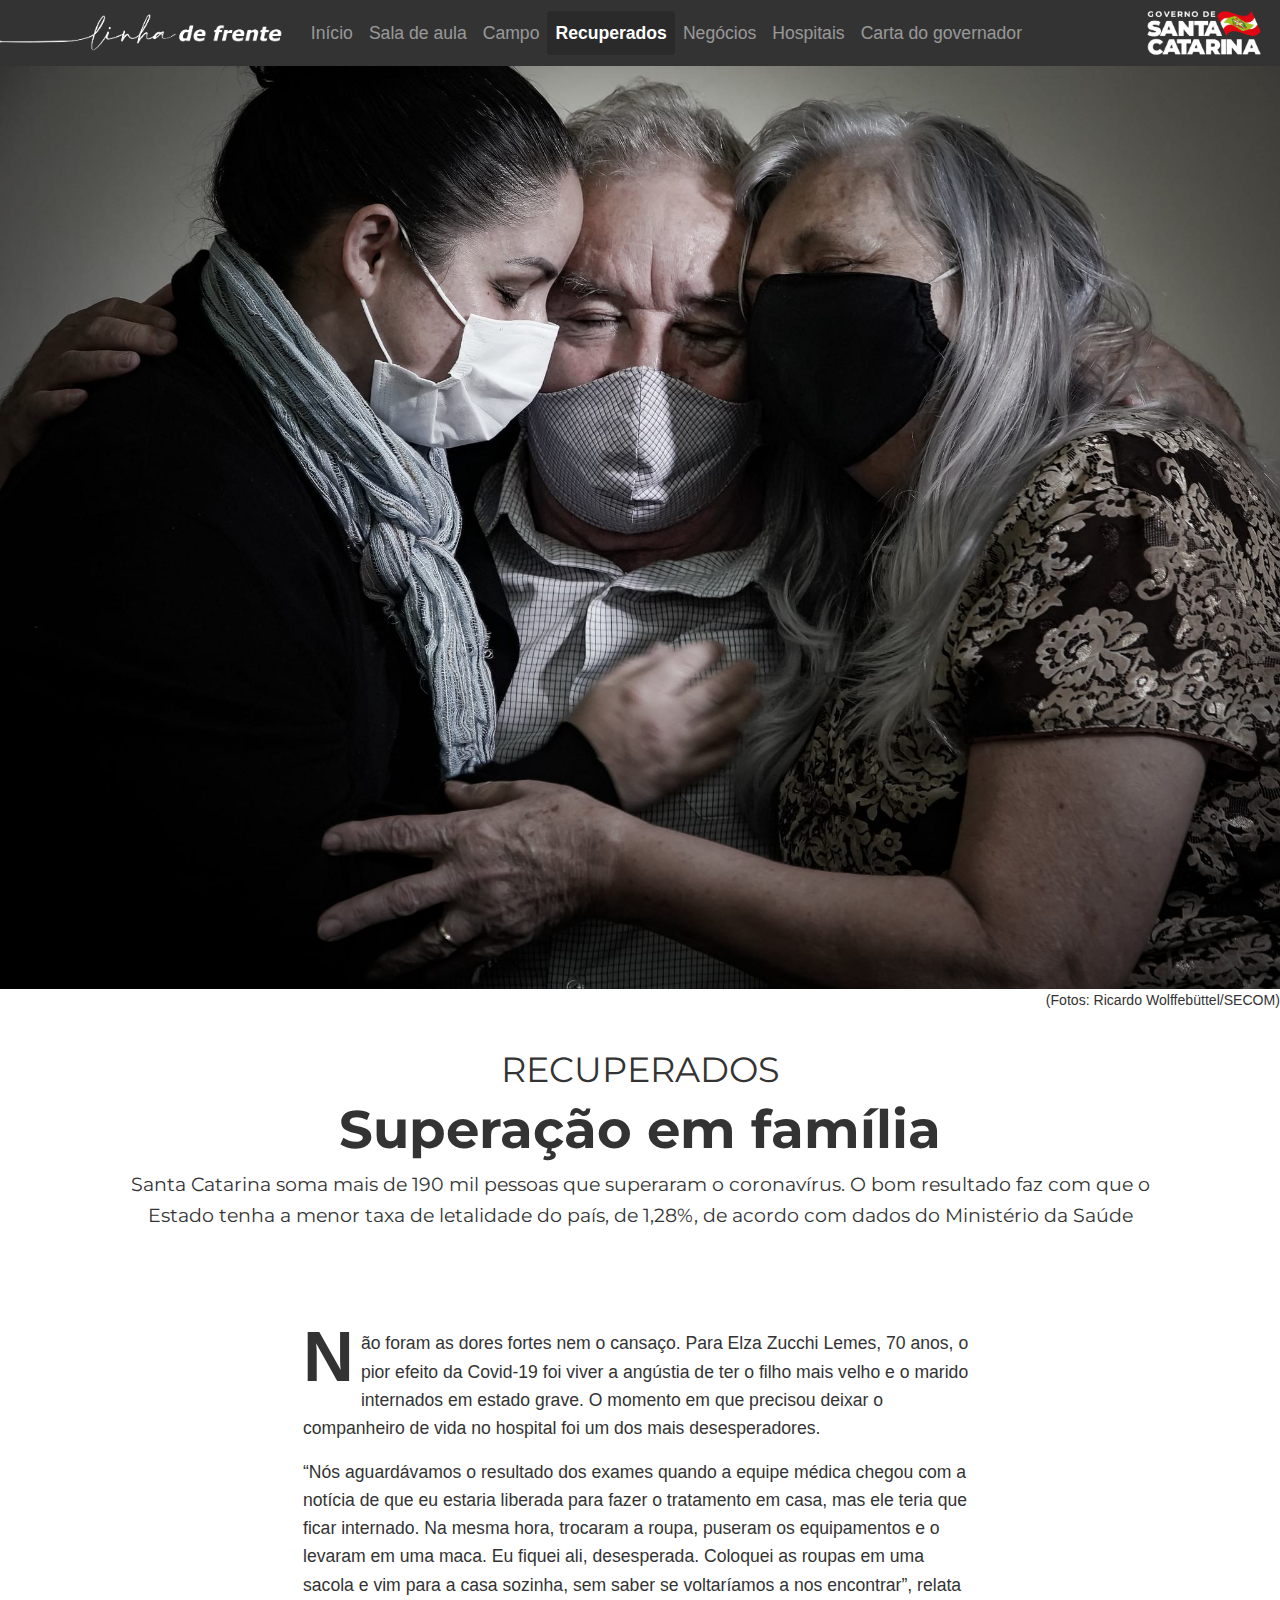
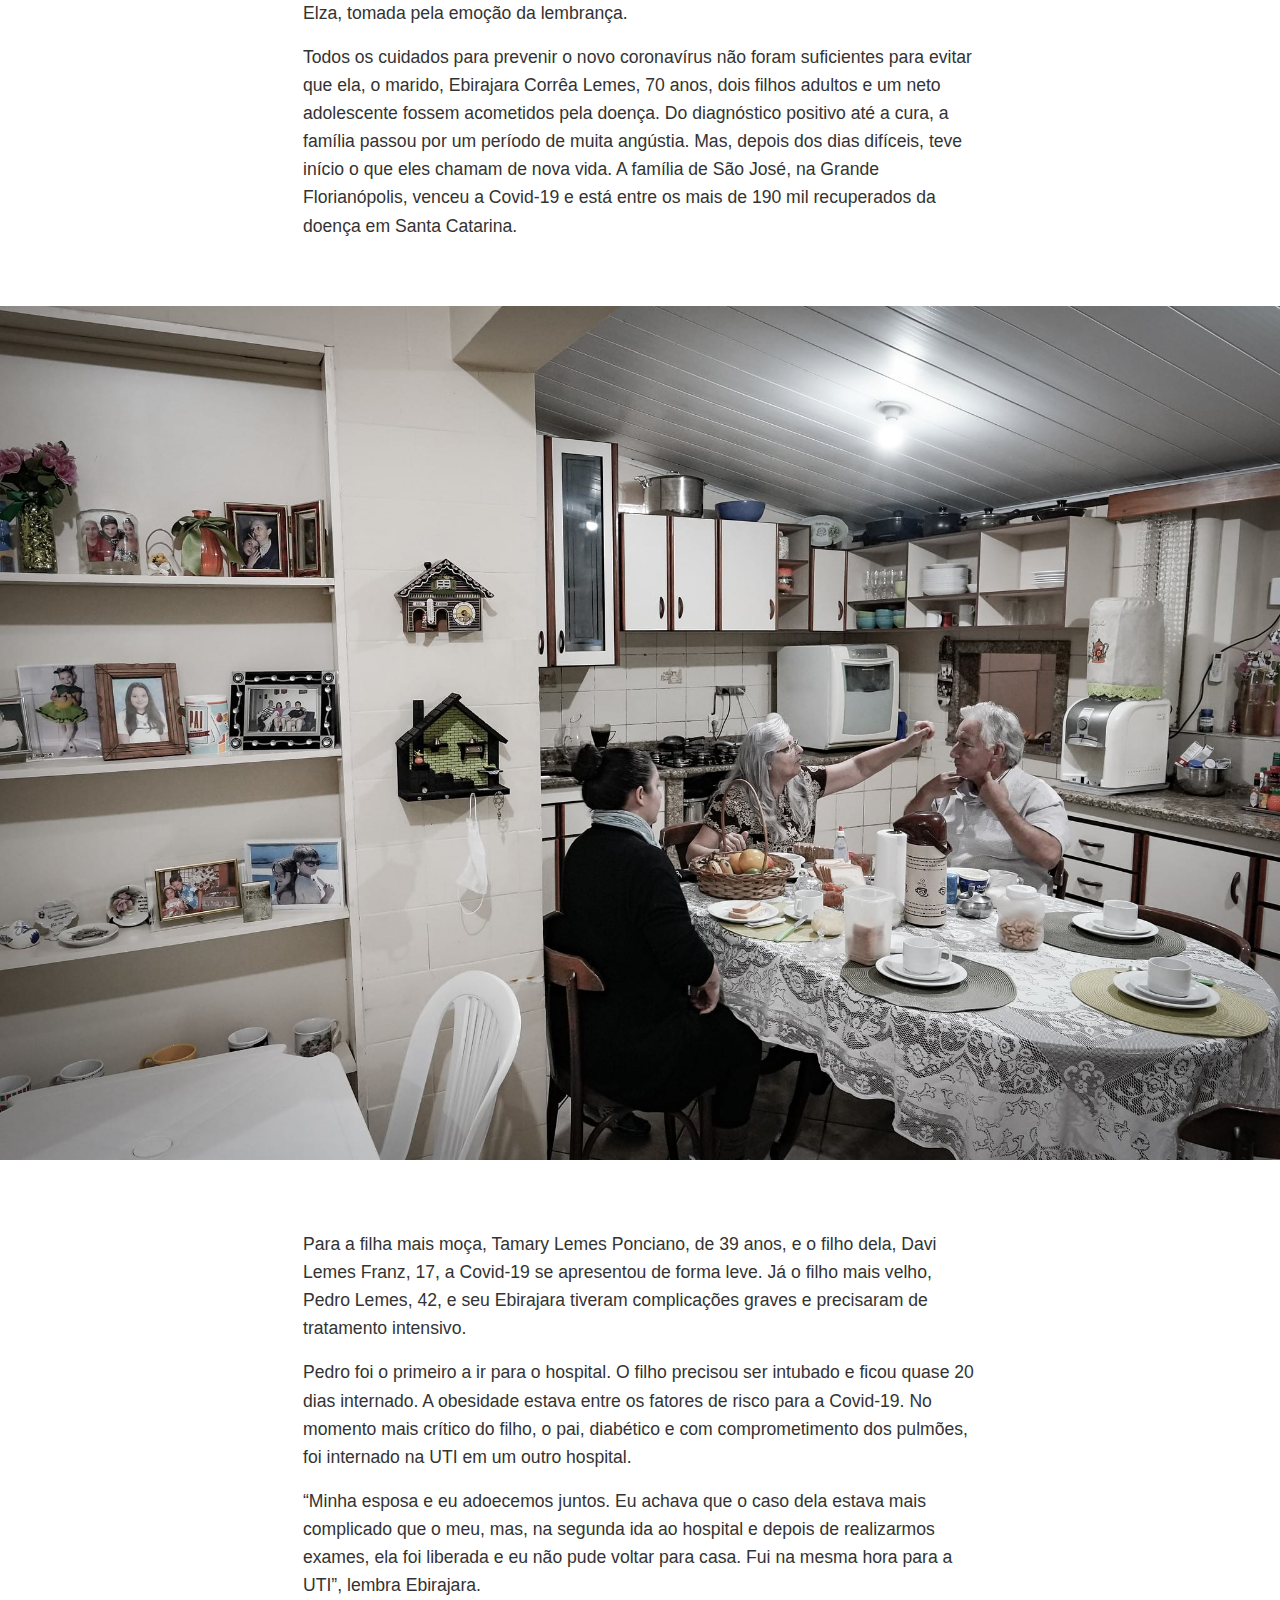
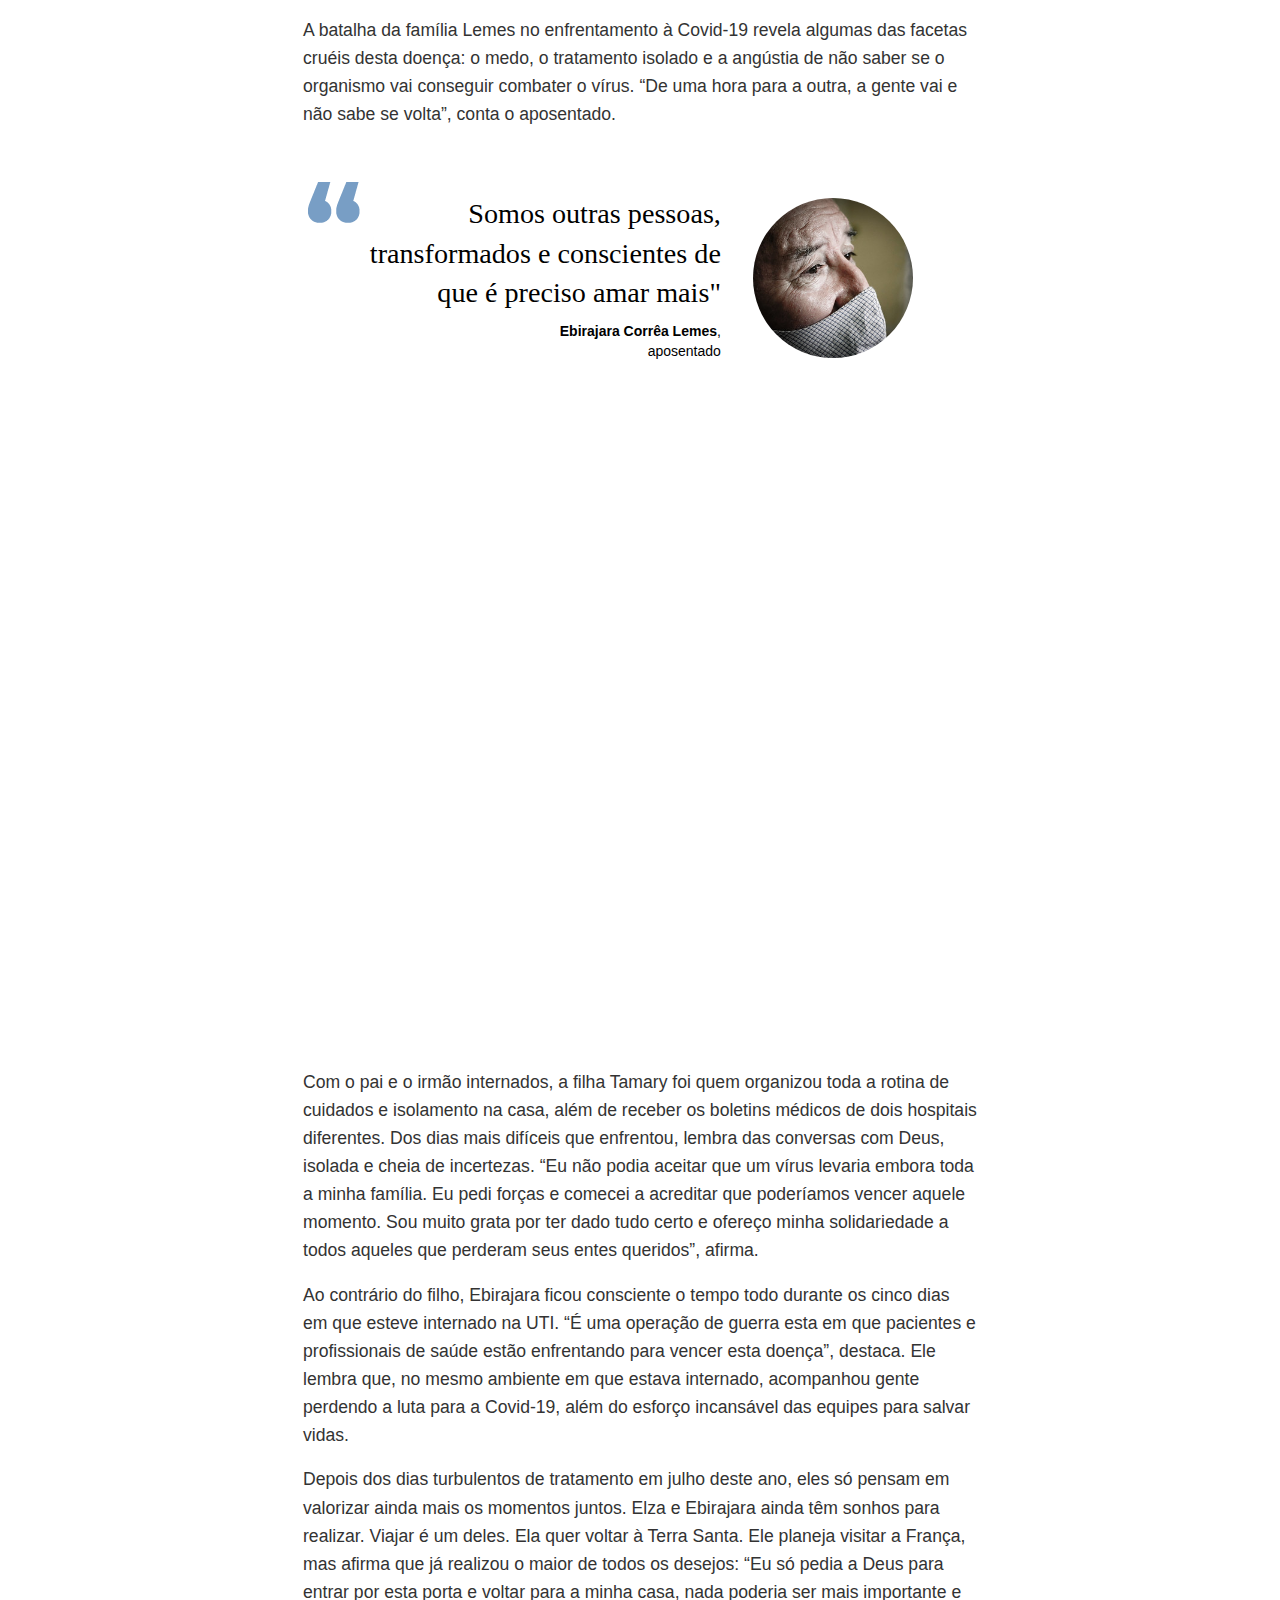
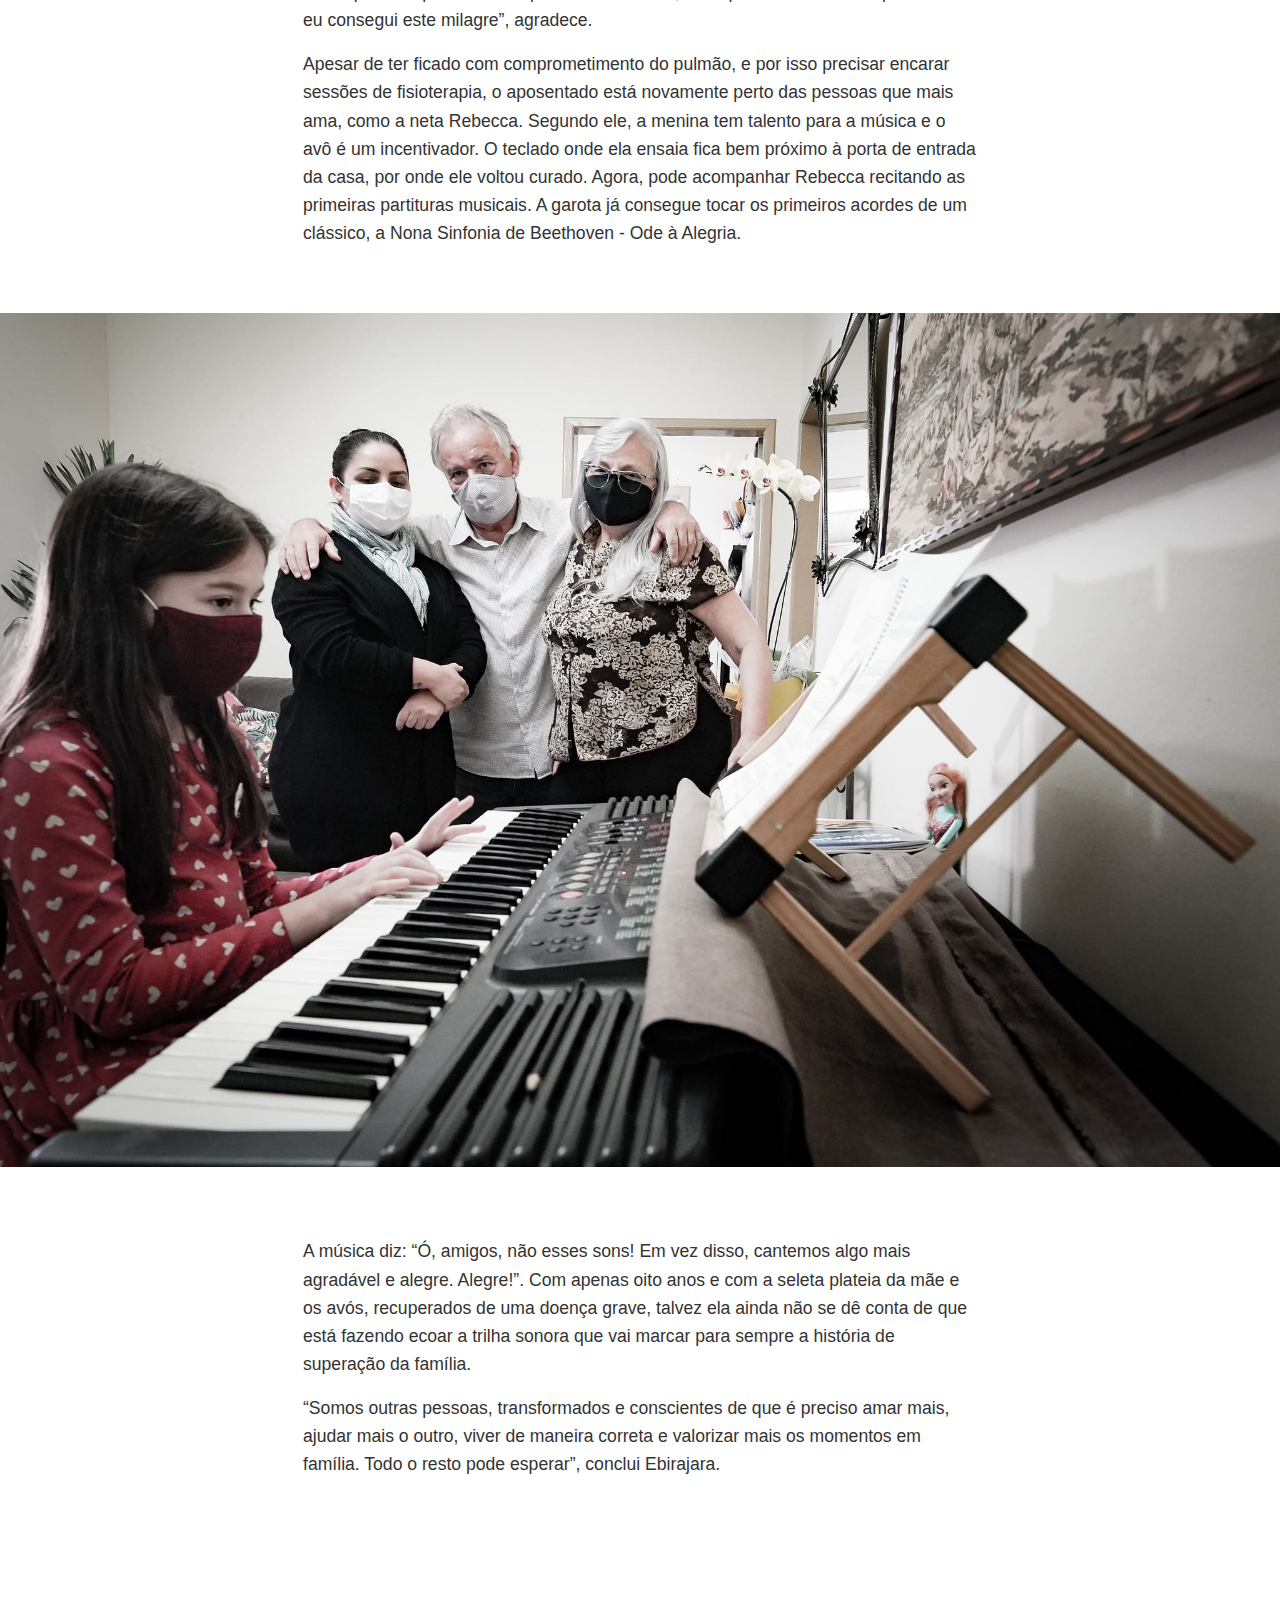
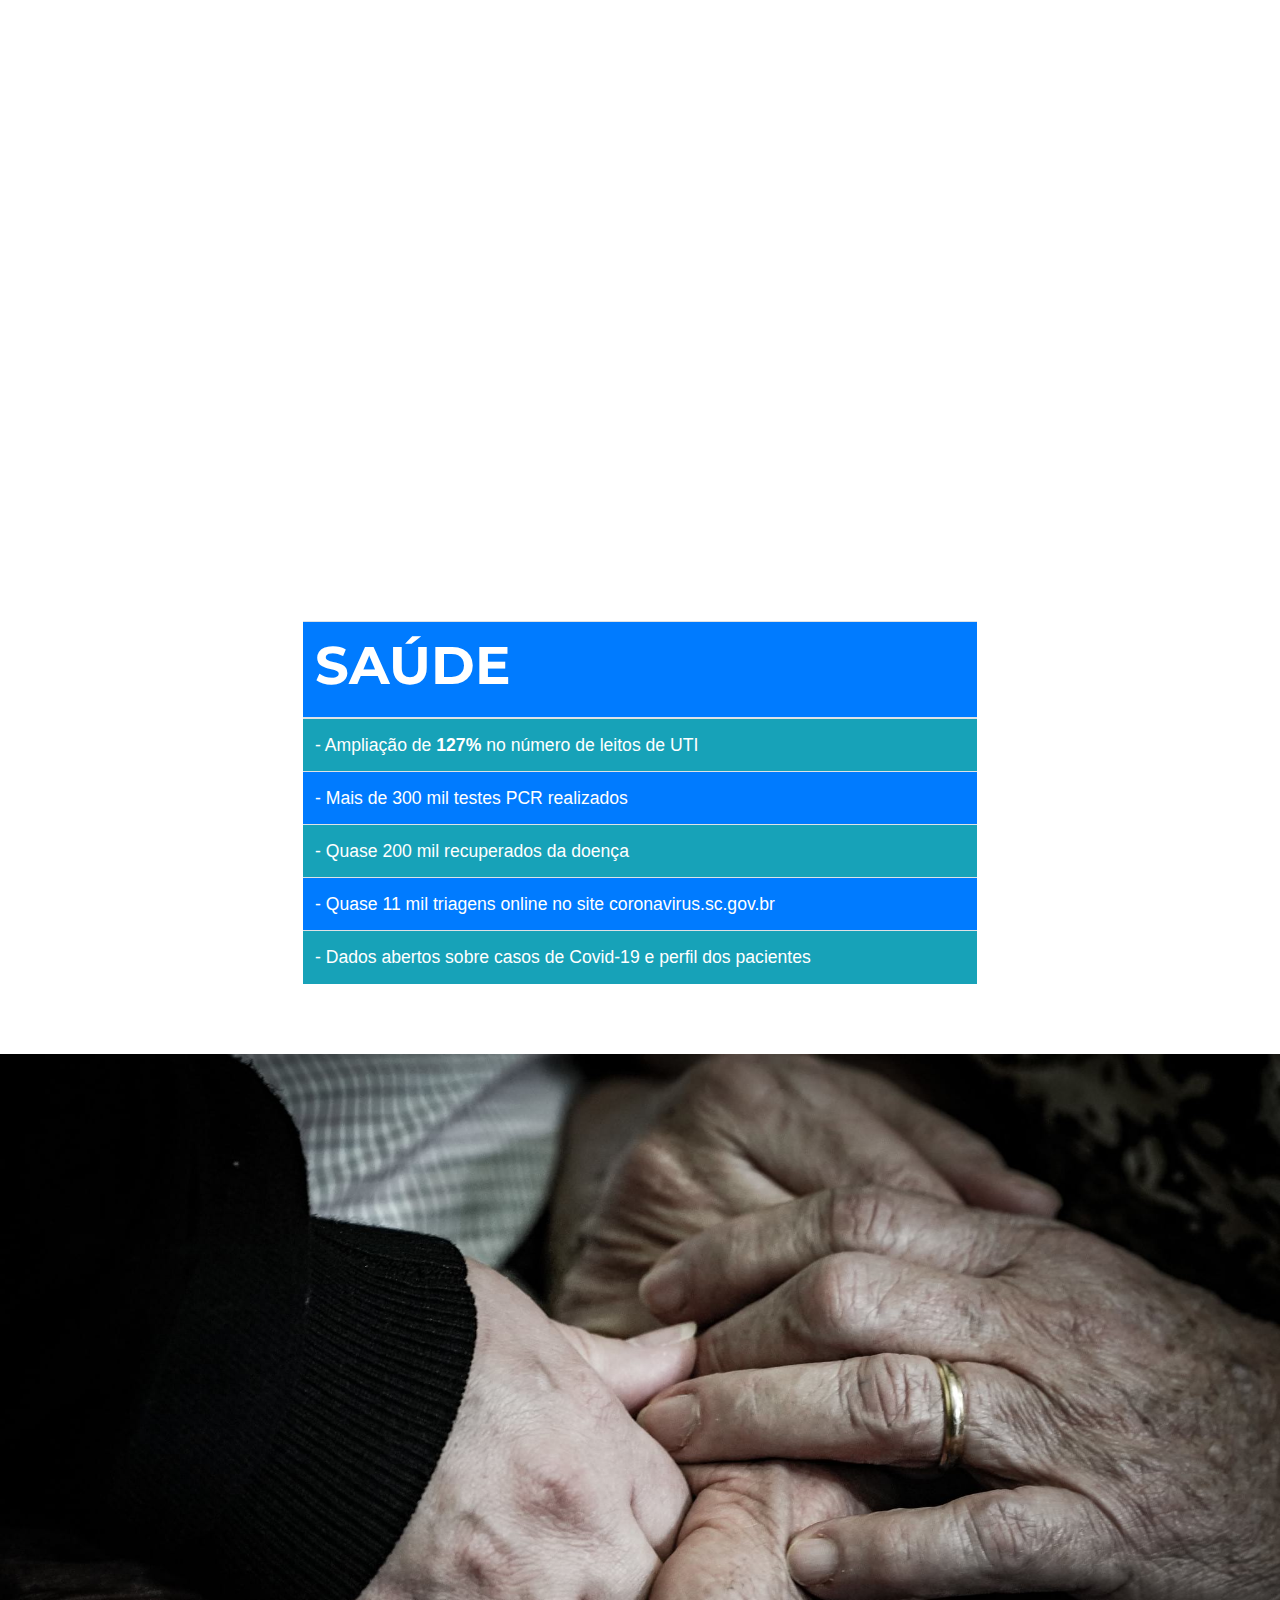
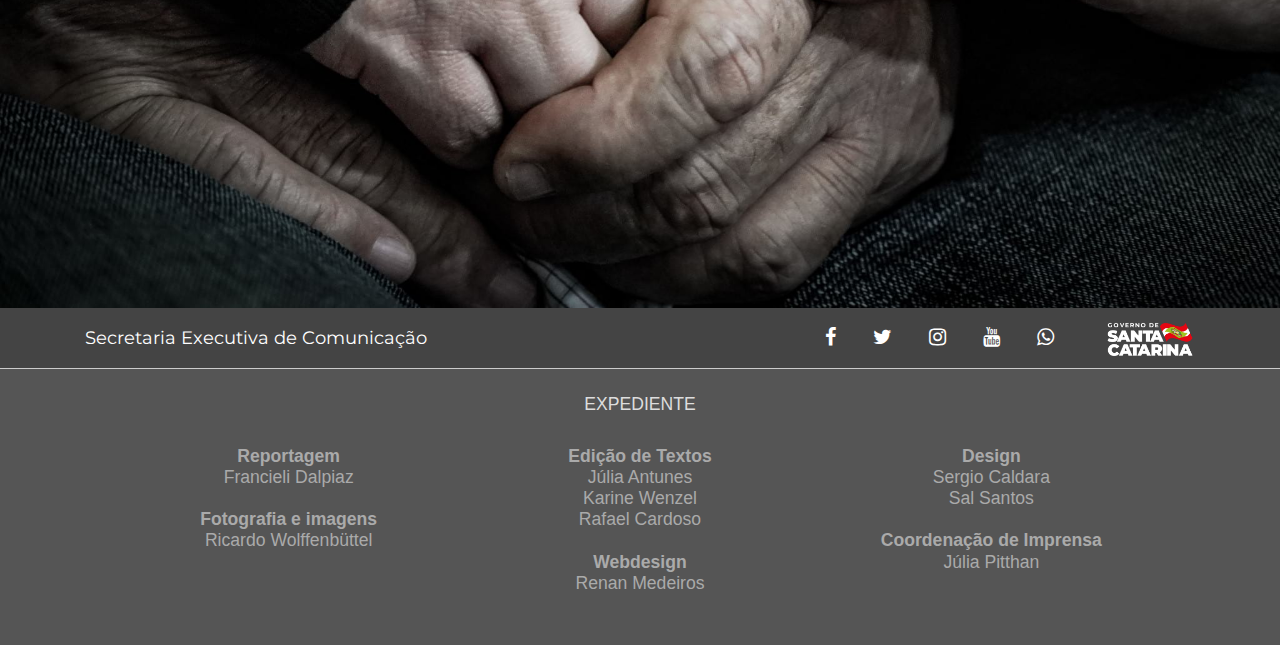
<file: recuperados.html>
<!DOCTYPE html>
<html>
    <head>
      <!-- Global site tag (gtag.js) - Google Analytics -->
<script async src="https://www.googletagmanager.com/gtag/js?id=UA-158229661-2"></script>
<script>
  window.dataLayer = window.dataLayer || [];
  function gtag(){dataLayer.push(arguments);}
  gtag('js', new Date());

  gtag('config', 'UA-158229661-2');
</script>
      <link rel="shortcut icon" href="favicon.png" />
      <meta name="viewport" content="width=device-width, initial-scale=1">
      <link rel="stylesheet" href="https://stackpath.bootstrapcdn.com/bootstrap/4.5.2/css/bootstrap.min.css" integrity="sha384-JcKb8q3iqJ61gNV9KGb8thSsNjpSL0n8PARn9HuZOnIxN0hoP+VmmDGMN5t9UJ0Z" crossorigin="anonymous">
      <link href="https://fonts.googleapis.com/css2?family=Montserrat:ital,wght@0,300;0,900;1,400&display=swap" rel="stylesheet">
      <link href="https://fonts.googleapis.com/css2?family=Cairo:wght@200;300;400;700;900&display=swap" rel="stylesheet">
      <link href="styles.css" rel="stylesheet">
      <script src="https://code.jquery.com/jquery-3.5.1.slim.min.js" integrity="sha384-DfXdz2htPH0lsSSs5nCTpuj/zy4C+OGpamoFVy38MVBnE+IbbVYUew+OrCXaRkfj" crossorigin="anonymous"></script>
      <script src="https://cdn.jsdelivr.net/npm/popper.js@1.16.0/dist/umd/popper.min.js" integrity="sha384-Q6E9RHvbIyZFJoft+2mJbHaEWldlvI9IOYy5n3zV9zzTtmI3UksdQRVvoxMfooAo" crossorigin="anonymous"></script>
      <script src="https://stackpath.bootstrapcdn.com/bootstrap/4.5.0/js/bootstrap.min.js" integrity="sha384-OgVRvuATP1z7JjHLkuOU7Xw704+h835Lr+6QL9UvYjZE3Ipu6Tp75j7Bh/kR0JKI" crossorigin="anonymous"></script>
      <link rel="stylesheet" href="https://cdnjs.cloudflare.com/ajax/libs/font-awesome/4.7.0/css/font-awesome.min.css">


      <title>Governo SC: Combate à Covid-19 :: Recuperados</title>

    </head>
        <body>
                <nav class="navbar navbar-expand-lg navbar-dark">
                  <a class="navbar-brand" href="index.html">
                    <b><img src="logo.png" height=50px></B>
  </a>
                  <button class="navbar-toggler" type="button" data-toggle="collapse" data-target="#navbarNavAltMarkup" aria-controls="navbarNavAltMarkup" aria-expanded="false" aria-label="Toggle navigation">
                    <span class="navbar-toggler-icon"></span>
                  </button>
                  <div class="collapse navbar-collapse" id="navbarNavAltMarkup">
                    <div class="navbar-nav">
                      <a class="nav-item nav-link" href="index.html">Início</span></a>
                      <a class="nav-item nav-link" href="sala-de-aula.html">Sala de aula</span></a>
                      <a class="nav-item nav-link" href="campo.html">Campo</a>
                      <a class="nav-item nav-link active" href="recuperados.html">Recuperados</a>
                      <a class="nav-item nav-link" href="negocios.html">Negócios</a>
                      <a class="nav-item nav-link" href="hospitais.html">Hospitais</a>
                      <a class="nav-item nav-link" href="governador.html">Carta do governador</span></a>
                    </div>
                  </div>
                  <div class="logo-sc"><a href="http://www.sc.gov.br"><img src="logo-branco.png" width=120></a></div>
                </nav>

                <div class="foto-principal desk"><img src="fotos/recuperados.jpg" width=100%>(Fotos: Ricardo Wolffebüttel/SECOM)</div>
                <div class="foto-principal mobi"><img src="fotos/recuperados-mobile.jpg" width=100%>(Fotos: Ricardo Wolffebüttel/SECOM)</div></div>


                <div class="abertura-educacao">
              <titulo-menor>RECUPERADOS</titulo-menor>
              <h1>Superação em família</h1>
              <apoio>Santa Catarina soma mais de 190 mil pessoas que superaram o coronavírus. O bom resultado faz com que o Estado tenha a menor taxa de letalidade do país, de 1,28%, de acordo com dados do Ministério da Saúde</apoio></div>

          <div id="tudo" style="margin-bottom:0;">

<br>
          <p><span class="cap">N</span>ão foram as dores fortes nem o cansaço. Para Elza Zucchi Lemes, 70 anos, o pior efeito da Covid-19 foi viver a angústia de ter o filho mais velho e o marido internados em estado grave. O momento em que precisou deixar o companheiro de vida no hospital foi um dos mais desesperadores.</p>

          <p>“Nós aguardávamos o resultado dos exames quando a equipe médica chegou com a notícia de que eu estaria liberada para fazer o tratamento em casa, mas ele teria que ficar internado. Na mesma hora, trocaram a roupa, puseram os equipamentos e o levaram em uma maca. Eu fiquei ali, desesperada. Coloquei as roupas em uma sacola e vim para a casa sozinha, sem saber se voltaríamos a nos encontrar”, relata Elza, tomada pela emoção da lembrança.</p>

          <p>Todos os cuidados para prevenir o novo coronavírus não foram suficientes para evitar que ela, o marido, Ebirajara Corrêa Lemes, 70 anos, dois filhos adultos e um neto adolescente fossem acometidos pela doença. Do diagnóstico positivo até a cura, a família passou por um período de muita angústia. Mas, depois dos dias difíceis, teve início o que eles chamam de nova vida. A família de São José, na Grande Florianópolis, venceu a Covid-19 e está entre os mais de 190 mil recuperados da doença em Santa Catarina.</p>
</div>
          <div class="foto-principal"><img src="fotos/recuperados-meio.jpg" width=100%></div>

<div id="tudo">
          <p>Para a filha mais moça, Tamary Lemes Ponciano, de 39 anos, e o filho dela, Davi Lemes Franz, 17, a Covid-19 se apresentou de forma leve. Já o filho mais velho, Pedro Lemes, 42, e seu Ebirajara tiveram complicações graves e precisaram de tratamento intensivo.</p>

          <p>Pedro foi o primeiro a ir para o hospital. O filho precisou ser intubado e ficou quase 20 dias internado. A obesidade estava entre os fatores de risco para a Covid-19. No momento mais crítico do filho, o pai, diabético e com comprometimento dos pulmões, foi internado na UTI em um outro hospital.</p>

          <p>“Minha esposa e eu adoecemos juntos. Eu achava que o caso dela estava mais complicado que o meu, mas, na segunda ida ao hospital e depois de realizarmos exames, ela foi liberada e eu não pude voltar para casa. Fui na mesma hora para a UTI”, lembra Ebirajara.</p>

          <p>A batalha da família Lemes no enfrentamento à Covid-19 revela algumas das facetas cruéis desta doença: o medo, o tratamento isolado e a angústia de não saber se o organismo vai conseguir combater o vírus. “De uma hora para a outra, a gente vai e não sabe se volta”, conta o aposentado.</p>

            <div class="olho-container">
              <div class="boneco-mobile" style="background-image: url('fotos/ebirajara-bon.jpg');">
              </div>
              <div class="olho">
                Somos outras pessoas, transformados e conscientes de que é preciso amar mais"
                <div class="autor">
                  <b>Ebirajara Corrêa Lemes</b>,<br>aposentado
                </div>
              </div>
              <div class="boneco" style="background-image: url('fotos/ebirajara-bon.jpg');"></div>
            </div>
          </div>
          <div class="video-youtube">
          <div class="embed-responsive embed-responsive-16by9">
            <iframe class="embed-responsive-item" src="https://www.youtube.com/embed/RZ4nYy67tXY" allowfullscreen></iframe>
          </div></div>
  <div id="tudo">

          <p>Com o pai e o irmão internados, a filha Tamary foi quem organizou toda a rotina de cuidados e isolamento na casa, além de receber os boletins médicos de dois hospitais diferentes. Dos dias mais difíceis que enfrentou, lembra das conversas com Deus, isolada e cheia de incertezas. “Eu não podia aceitar que um vírus levaria embora toda a minha família. Eu pedi forças e comecei a acreditar que poderíamos vencer aquele momento. Sou muito grata por ter dado tudo certo e ofereço minha solidariedade a todos aqueles que perderam seus entes queridos”, afirma.</p>

          <p>Ao contrário do filho, Ebirajara ficou consciente o tempo todo durante os cinco dias em que esteve internado na UTI. “É uma operação de guerra esta em que pacientes e profissionais de saúde estão enfrentando para vencer esta doença”, destaca. Ele lembra que, no mesmo ambiente em que estava internado, acompanhou gente perdendo a luta para a Covid-19, além do esforço incansável das equipes para salvar vidas.</p>

          <p>Depois dos dias turbulentos de tratamento em julho deste ano, eles só pensam em valorizar ainda mais os momentos juntos. Elza e Ebirajara ainda têm sonhos para realizar. Viajar é um deles. Ela quer voltar à Terra Santa. Ele planeja visitar a França, mas afirma que já realizou o maior de todos os desejos: “Eu só pedia a Deus para entrar por esta porta e voltar para a minha casa, nada poderia ser mais importante e eu consegui este milagre”, agradece.</p>

          <p>Apesar de ter ficado com comprometimento do pulmão, e por isso precisar encarar sessões de fisioterapia, o aposentado está novamente perto das pessoas que mais ama, como a neta Rebecca. Segundo ele, a menina tem talento para a música e o avô é um incentivador. O teclado onde ela ensaia fica bem próximo à porta de entrada da casa, por onde ele voltou curado. Agora, pode acompanhar Rebecca recitando as primeiras partituras musicais. A garota já consegue tocar os primeiros acordes de um clássico, a Nona Sinfonia de Beethoven - Ode à Alegria.</p>

        </div>
        <div class="foto-principal"><img src="fotos/recuperados-musica.jpg" width=100%></div></div>
        <div id="tudo">


          <p>A música diz: “Ó, amigos, não esses sons! Em vez disso, cantemos algo mais agradável e alegre. Alegre!”. Com apenas oito anos e com a seleta plateia da mãe e os avós, recuperados de uma doença grave, talvez ela ainda não se dê conta de que está fazendo ecoar a trilha sonora que vai marcar para sempre a história de superação da família.</p>

          <p>“Somos outras pessoas, transformados e conscientes de que é preciso amar mais, ajudar mais o outro, viver de maneira correta e valorizar mais os momentos em família. Todo o resto pode esperar”, conclui Ebirajara.</p>

          </div>
          <div class="video-youtube">
          <div class="embed-responsive embed-responsive-16by9">
            <iframe class="embed-responsive-item" src="https://www.youtube.com/embed/g3-QwbrOlR0" allowfullscreen></iframe>
          </div></div>
          <div id="tudo">
            <table class="table" style="color:#FFFFFF; margin: 20px 0 20px 0;">
              <thead class="bg-primary">
                <tr>
                  <th><h1>SAÚDE</h1></th>
                </tr>
              </thead>
              <tr class="bg-info"><td>- Ampliação de <b>127%</b> no número de leitos de UTI</td></tr>
              <tr class="bg-primary"><td>- Mais de 300 mil testes PCR realizados</td></tr>
              <tr class="bg-info"><td>- Quase 200 mil recuperados da doença</td></tr>
              <tr class="bg-primary"><td>- Quase 11 mil triagens online no site <a hred="http://www.coronavirus.sc.gov.br" target="a_blank">coronavirus.sc.gov.br</a></td></tr>
              <tr class="bg-info"><td>- Dados abertos sobre casos de Covid-19 e perfil dos pacientes</td></tr>
            </table>
          </div>
          <div class="foto-principal" style="margin-bottom:0;"><img src="fotos/recuperados-fim.jpg" width=100%></div>

          <div class="mobile-only">
            <div class="caixa-cinza">
              <h3>Conheça mais histórias</h3>
            <div class="card border-secondary margintop">
              <a href="sala-de-aula"><img src="fotos/bg-1-wide.jpg" class="card-img-top" alt="Sala de aula"></a>
              <div class="card-body">
                <h5 class="card-title"><b>SALA DE AULA</b></h5>
                <p class="card-text">A escola vai até os alunos para levar conhecimento e carinho</p>
              </div>
            </div>
            <div class="card border-secondary margintop">
              <a href="campo"><img src="fotos/bg-2-wide.jpg" class="card-img-top" alt="..."></a>
              <div class="card-body">
                <h5 class="card-title"><b>CAMPO</b></h5>
                <p class="card-text">Mais de 500 mil produtores rurais se adaptam para garantir o cultivo</p>
              </div>
            </div>
            <div class="card border-secondary margintop">
              <a href="negocios"><img src="fotos/negocios-mobi.jpeg" class="card-img-top" alt="..."></a>
              <div class="card-body">
                <h5 class="card-title"><b>NEGÓCIOS</b></h5>
                <p class="card-text">Empreendedores se adaptam e Governo auxilia empresas a atravessarem momento desafiador</p>
              </div>
            </div>
            <div class="card border-secondary margintop">
              <a href="hospitais"><img src="fotos/medico-7.jpg" class="card-img-top" alt="..."></a>
              <div class="card-body">
                <h5 class="card-title"><b>HOSPITAIS</b></h5>
                <p class="card-text">A rotina de quem se dedica a salvar vidas em meio à pandemia</p>
              </div>
            </div>
          </div>
          </div>


          <footer class="footer" style="margin-top:0;">
            <div class="container">
              Secretaria Executiva de Comunicação
              <div class="logo">
                <!--Facebook-->
                <a href="https://facebook.com/GovernoSC" target="a_blank" class="btn-floating btn-lg btn-fb" type="button" role="button"><i class="fa fa-facebook-f"></i></a>
                <!--Twitter-->
                <a href="https://twitter.com/GovSC" target="a_blank" class="btn-floating btn-lg btn-tw" type="button" role="button"><i class="fa fa-twitter"></i></a>
                <!--Instagram-->
                <a href="https://instagram.com/governosc" target="a_blank" class="btn-floating btn-lg btn-ins" type="button" role="button"><i class="fa fa-instagram"></i></a>
                <!--Youtube-->
                <a href="https://youtube.com/governosc" target="a_blank" class="btn-floating btn-lg btn-yt" type="button" role="button"><i class="fa fa-youtube"></i></a>
                <!--WhatsApp-->
                <a href="https://api.whatsapp.com/send?phone=5548988358120&text=SIM,%20quero%20receber%20not%C3%ADcias%20do%20Governo&source=&data=" target="a_blank" class="btn-floating btn-lg btn-whatsapp" type="button" role="button"><i class="fa fa-whatsapp margindireita"></i></a>
                <a href="http://www.sc.gov.br"><img src="logo-branco.png" width=90></a>
              </div>
            </div>
            <div class="expediente">
                          <p style="color: #DDDDDD; margin-top:15px;">EXPEDIENTE</p>
            <div class="row">
            <div class="col-lg-4 col-md-1" style="margin-top:15px;">
              <b>Reportagem</b><br>
              Francieli Dalpiaz<br><br>

              <b>Fotografia e imagens</b><br>
              Ricardo Wolffenbüttel<br><br>
            </div>

            <div class="col-lg-4 col-md-1" style="margin-top:15px;">
              <b>Edição de Textos</b><br>
              Júlia Antunes<br>
              Karine Wenzel<br>
              Rafael Cardoso<br><br>

              <b>Webdesign</b><br>
              Renan Medeiros<br><br>
            </div>

            <div class="col-lg-4 col-md-1" style="margin-top:15px;">
              <b>Design</b><br>
              Sergio Caldara<br>
              Sal Santos<br><br>

              <b>Coordenação de Imprensa</b><br>
              Júlia Pitthan<br></div></div></div>
          </footer>
        </body>
      </html>
</file>
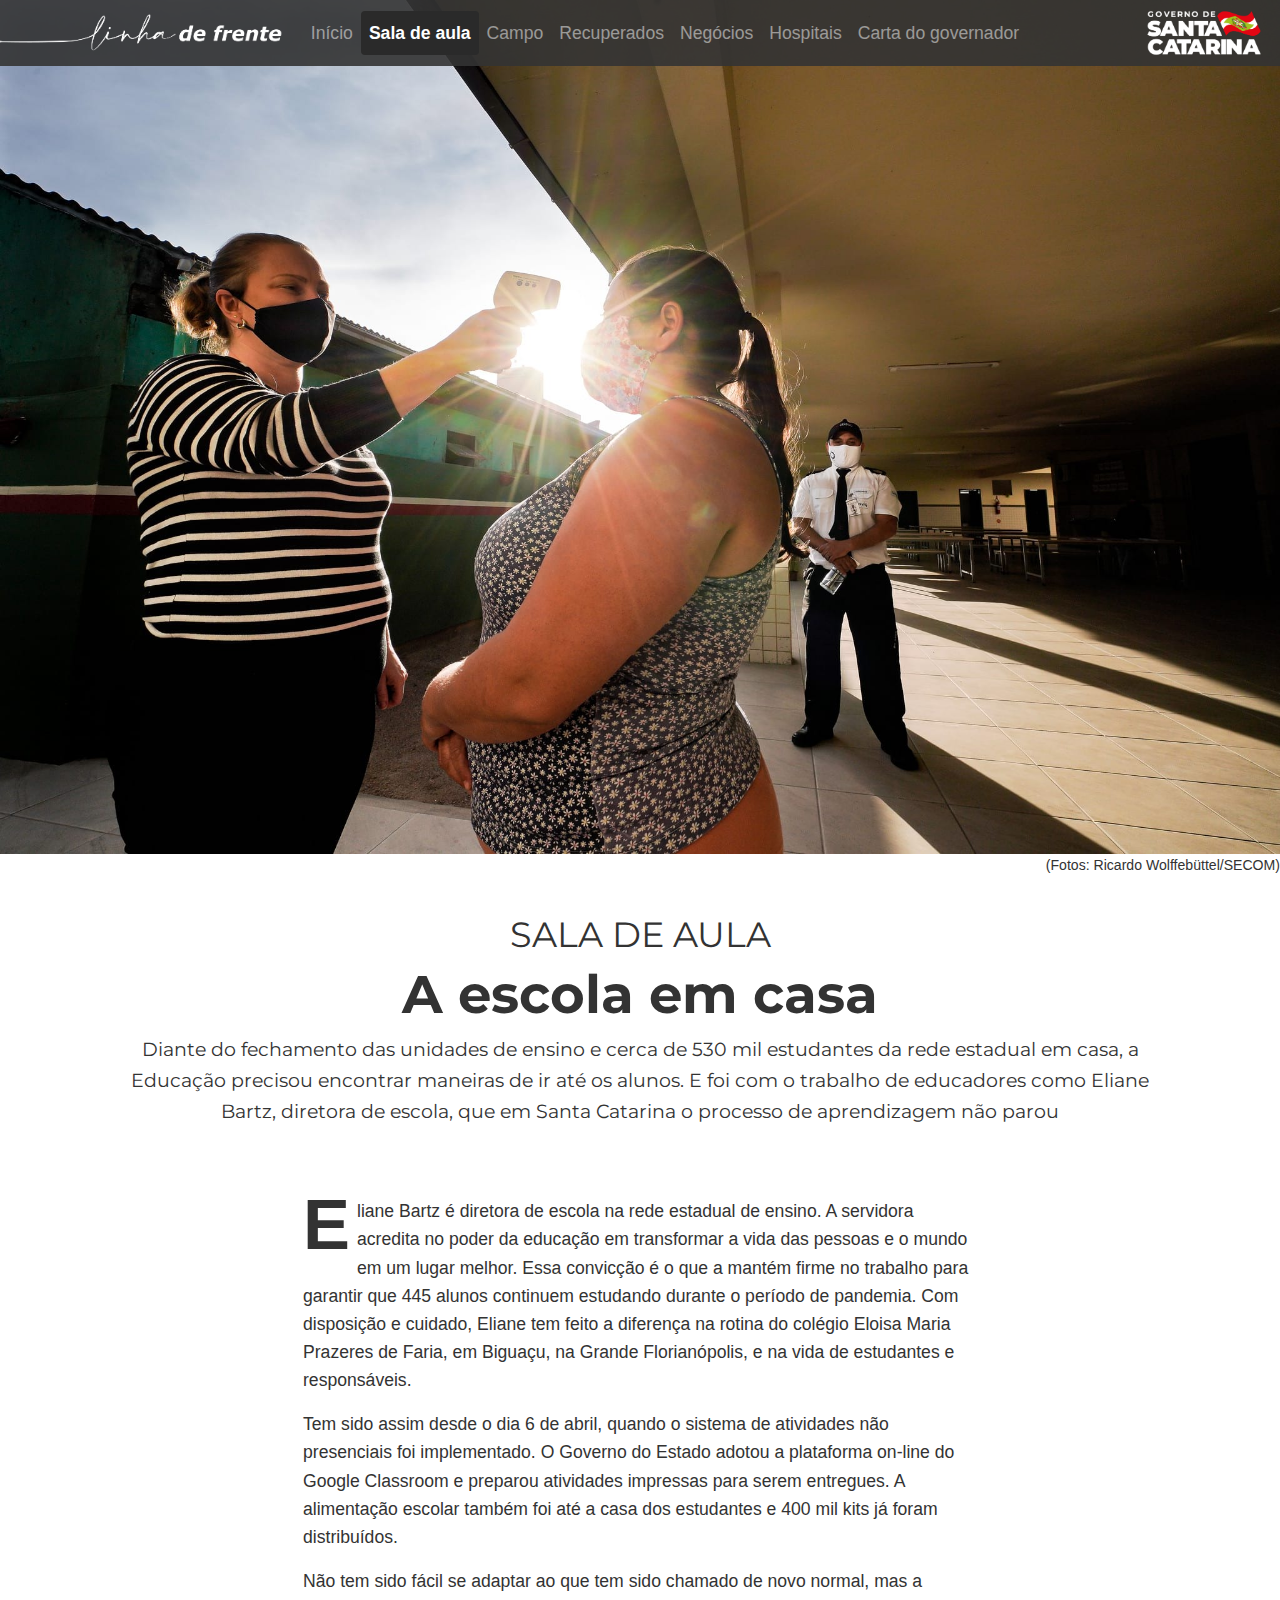
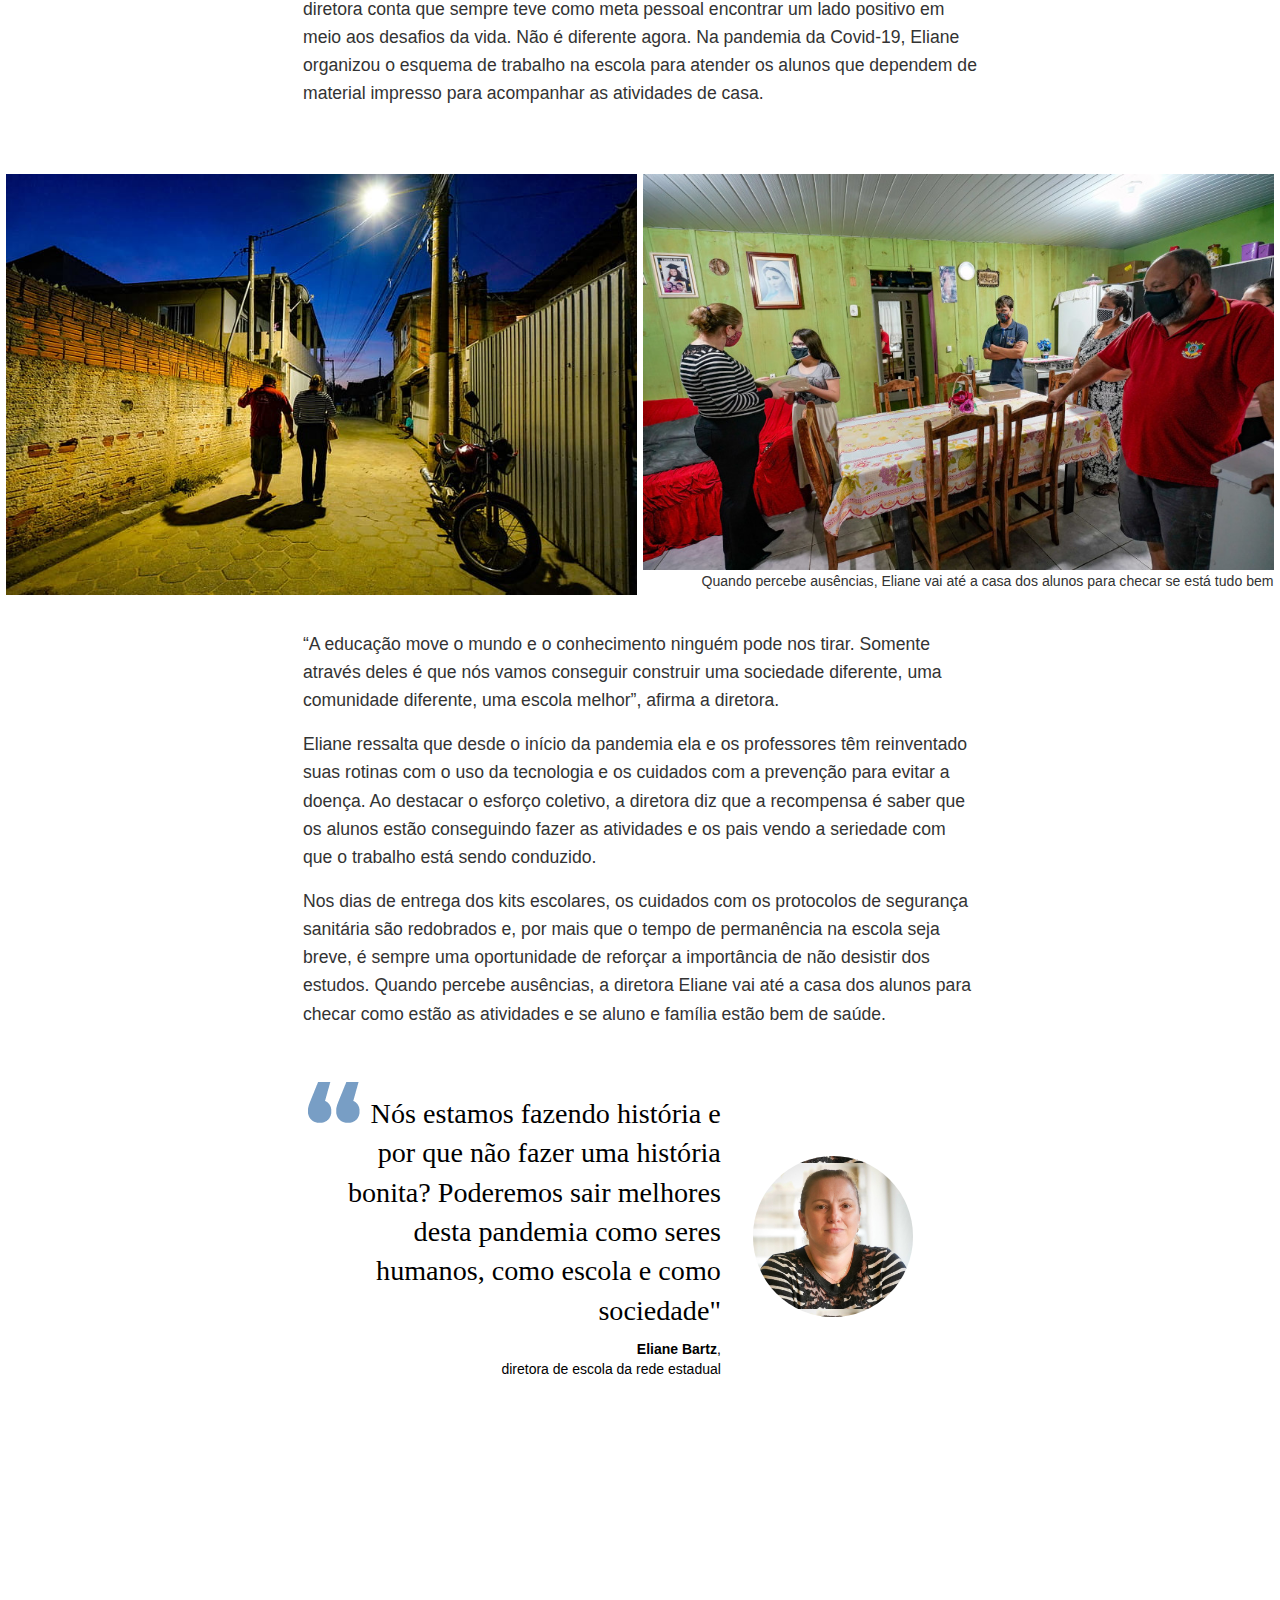
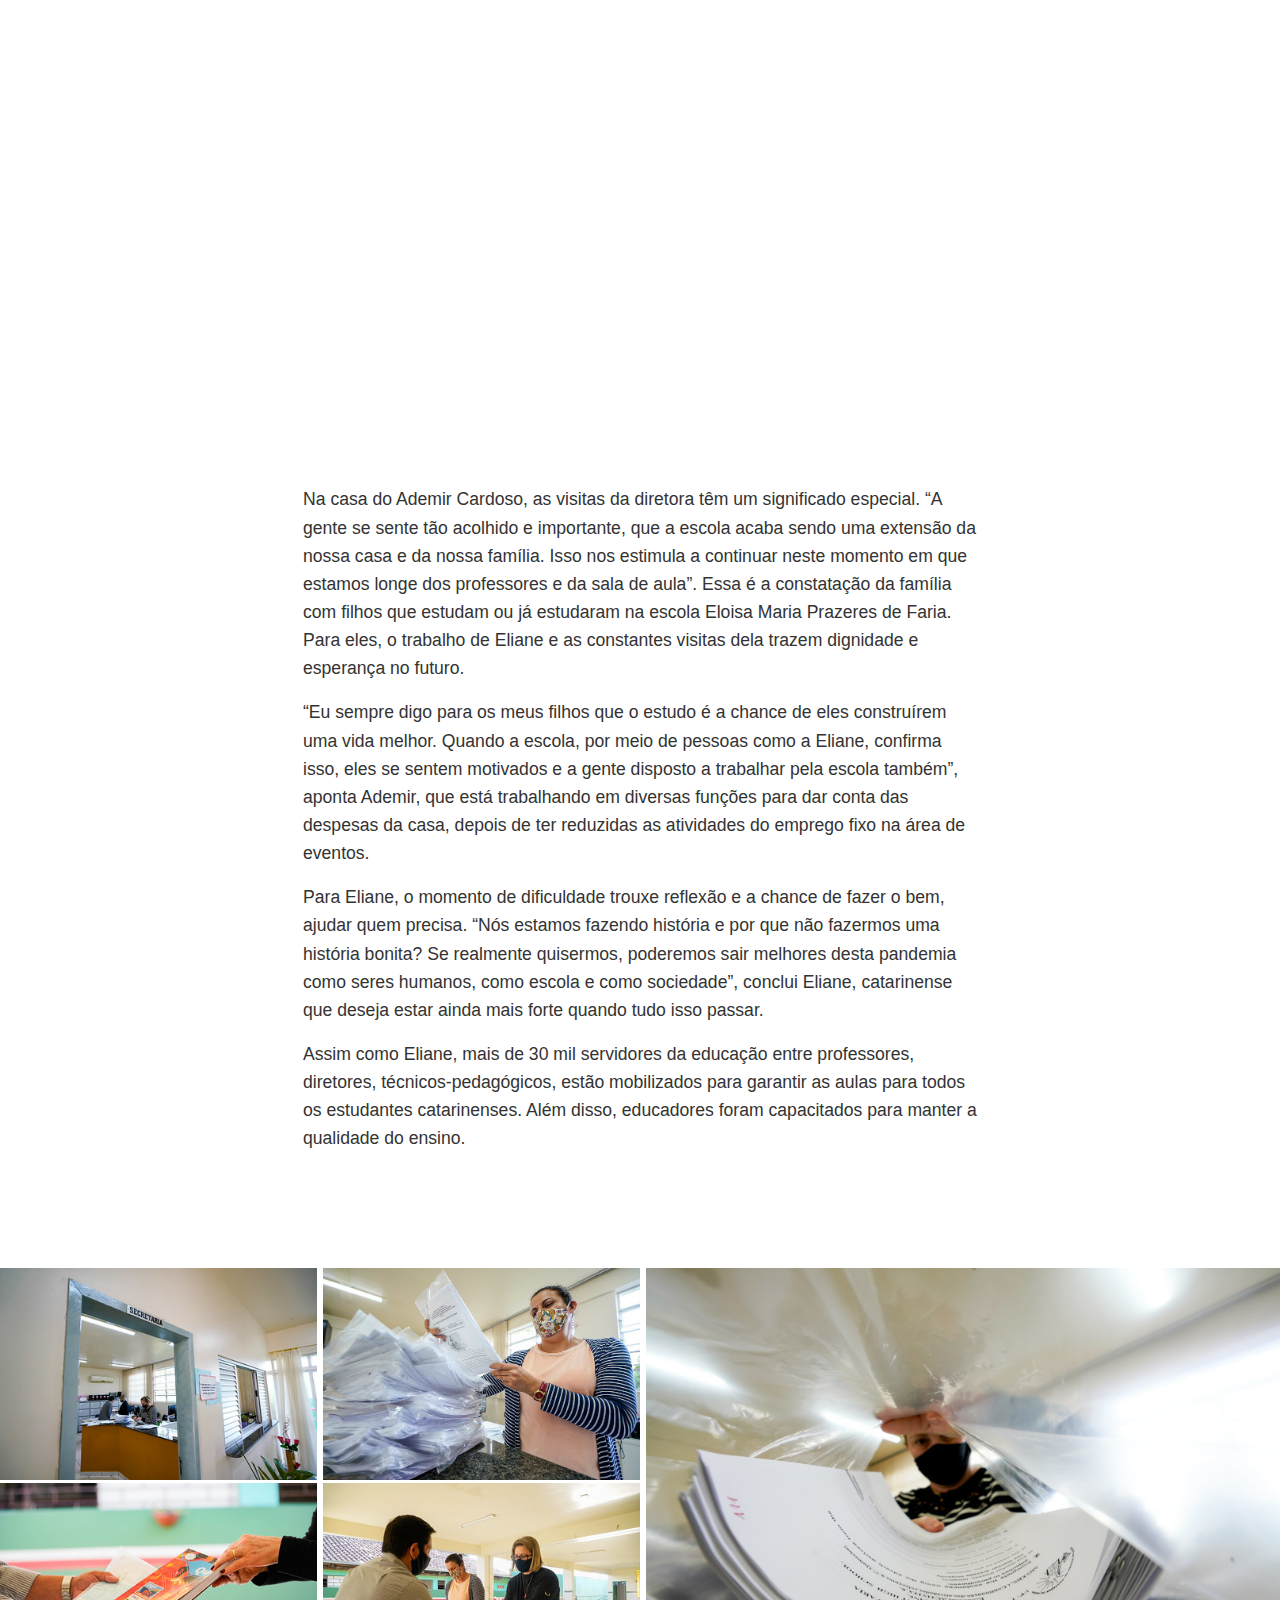
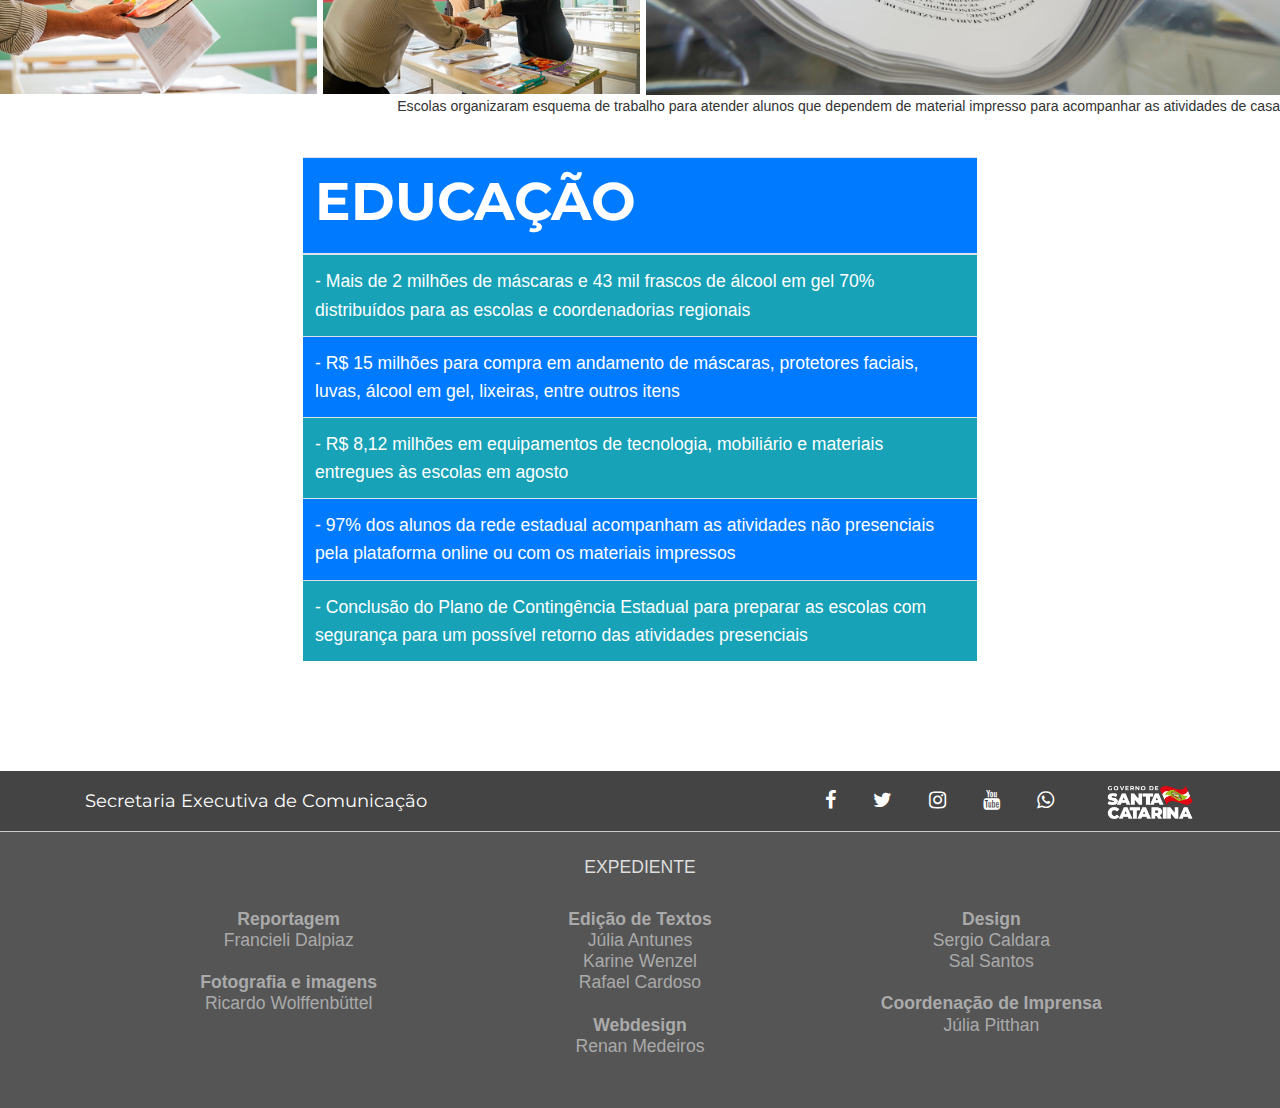
<file: sala-de-aula.html>
<!DOCTYPE html>
<html>
    <head>
      <!-- Global site tag (gtag.js) - Google Analytics -->
<script async src="https://www.googletagmanager.com/gtag/js?id=UA-158229661-2"></script>
<script>
  window.dataLayer = window.dataLayer || [];
  function gtag(){dataLayer.push(arguments);}
  gtag('js', new Date());

  gtag('config', 'UA-158229661-2');
</script>
      <link rel="shortcut icon" href="favicon.png" />
      <meta name="viewport" content="width=device-width, initial-scale=1">
      <link rel="stylesheet" href="https://stackpath.bootstrapcdn.com/bootstrap/4.5.2/css/bootstrap.min.css" integrity="sha384-JcKb8q3iqJ61gNV9KGb8thSsNjpSL0n8PARn9HuZOnIxN0hoP+VmmDGMN5t9UJ0Z" crossorigin="anonymous">
      <link href="https://fonts.googleapis.com/css2?family=Montserrat:ital,wght@0,300;0,900;1,400&display=swap" rel="stylesheet">
      <link href="https://fonts.googleapis.com/css2?family=Cairo:wght@200;300;400;700;900&display=swap" rel="stylesheet">
      <link href="styles.css" rel="stylesheet">
      <script src="https://code.jquery.com/jquery-3.5.1.slim.min.js" integrity="sha384-DfXdz2htPH0lsSSs5nCTpuj/zy4C+OGpamoFVy38MVBnE+IbbVYUew+OrCXaRkfj" crossorigin="anonymous"></script>
      <script src="https://cdn.jsdelivr.net/npm/popper.js@1.16.0/dist/umd/popper.min.js" integrity="sha384-Q6E9RHvbIyZFJoft+2mJbHaEWldlvI9IOYy5n3zV9zzTtmI3UksdQRVvoxMfooAo" crossorigin="anonymous"></script>
      <script src="https://stackpath.bootstrapcdn.com/bootstrap/4.5.0/js/bootstrap.min.js" integrity="sha384-OgVRvuATP1z7JjHLkuOU7Xw704+h835Lr+6QL9UvYjZE3Ipu6Tp75j7Bh/kR0JKI" crossorigin="anonymous"></script>
      <link rel="stylesheet" href="https://cdnjs.cloudflare.com/ajax/libs/font-awesome/4.7.0/css/font-awesome.min.css">


      <title>Governo SC: Combate à Covid-19 :: Sala de Aula</title>

    </head>
        <body>
          <div class="foto-recuperados desk">
                <nav class="navbar navbar-expand-lg navbar-dark" style="position:absolute; float: left; width: 100%; top:0; z-index:1000; background-color: rgba(51, 51, 51, 0.9);">
                  <a class="navbar-brand" href="index.html">
    <b><img src="logo.png" height=50px></B>
  </a>                  <button class="navbar-toggler" type="button" data-toggle="collapse" data-target="#navbarNavAltMarkup" aria-controls="navbarNavAltMarkup" aria-expanded="false" aria-label="Toggle navigation">
                    <span class="navbar-toggler-icon"></span>
                  </button>
                  <div class="collapse navbar-collapse" id="navbarNavAltMarkup">
                    <div class="navbar-nav">
                      <a class="nav-item nav-link" href="index.html">Início</span></a>
                      <a class="nav-item nav-link active" href="sala-de-aula.html">Sala de aula</span></a>
                      <a class="nav-item nav-link" href="campo.html">Campo</a>
                      <a class="nav-item nav-link" href="recuperados.html">Recuperados</a>
                      <a class="nav-item nav-link" href="negocios.html">Negócios</a>
                      <a class="nav-item nav-link" href="hospitais.html">Hospitais</a>
                      <a class="nav-item nav-link" href="governador.html">Carta do governador</span></a>
                    </div>
                  </div>
                  <div class="logo-sc"><a href="http://www.sc.gov.br"><img src="logo-branco.png" width=120></a></div>
                </nav>
<img src="fotos/sala-de-aula.jpg" width=100%><div class="foto-principal" style="margin:0;">(Fotos: Ricardo Wolffebüttel/SECOM)</div></div>
<div class="mobi">
<nav class="navbar navbar-expand-lg navbar-dark">
  <a class="navbar-brand" href="/">
<b><img src="logo.png" height=50px></B>
</a>                  <button class="navbar-toggler" type="button" data-toggle="collapse" data-target="#navbarNavAltMarkup" aria-controls="navbarNavAltMarkup" aria-expanded="false" aria-label="Toggle navigation">
    <span class="navbar-toggler-icon"></span>
  </button>
  <div class="collapse navbar-collapse" id="navbarNavAltMarkup">
    <div class="navbar-nav">
      <a class="nav-item nav-link" href="index">Início</span></a>
      <a class="nav-item nav-link active" href="sala-de-aula">Sala de aula</span></a>
      <a class="nav-item nav-link" href="campo">Campo</a>
      <a class="nav-item nav-link" href="negocios">Negócios</a>
      <a class="nav-item nav-link" href="hospitais">Hospitais</a>
      <a class="nav-item nav-link" href="recuperados">Recuperados</a>
    </div>
  </div>
  <div class="logo-sc"><a href="http://www.sc.gov.br"><img src="logo-branco.png" width=120></a></div>
</nav>

<div class="foto-principal mobi"><img src="fotos/sala-de-aula-meio-1.jpg" width=100%>(Fotos: Ricardo Wolffebüttel/SECOM)</div></div>

            <div class="abertura-educacao">
          <titulo-menor>SALA DE AULA</titulo-menor>
          <h1>A escola em casa</h1>
          <apoio>Diante do fechamento das unidades de ensino e cerca de 530 mil estudantes da rede estadual em casa, a Educação precisou encontrar maneiras de ir até os alunos. E foi com o trabalho de educadores como Eliane Bartz, diretora de escola, que em Santa Catarina o processo de aprendizagem não parou</apoio></div>

          <div id="tudo">
          <p><span class="cap">E</span>liane Bartz é diretora de escola na rede estadual de ensino. A servidora acredita no poder da educação em transformar a vida das pessoas e o mundo em um lugar melhor. Essa convicção é o que a mantém firme no trabalho para garantir que 445 alunos continuem estudando durante o período de pandemia. Com disposição e cuidado, Eliane tem feito a diferença na rotina do colégio Eloisa Maria Prazeres de Faria, em Biguaçu, na Grande Florianópolis, e na vida de estudantes e responsáveis.</p>

          <p>Tem sido assim desde o dia 6 de abril, quando o sistema de atividades não presenciais foi implementado. O Governo do Estado adotou a plataforma on-line do Google Classroom e preparou atividades impressas para serem entregues. A alimentação escolar também foi até a casa dos estudantes e 400 mil kits já foram distribuídos. </p>

          <p>Não tem sido fácil se adaptar ao que tem sido chamado de novo normal, mas a diretora conta que sempre teve como meta pessoal encontrar um lado positivo em meio aos desafios da vida. Não é diferente agora. Na pandemia da Covid-19, Eliane organizou o esquema de trabalho na escola para atender os alunos que dependem de material impresso para acompanhar as atividades de casa.</p>



        </div>

      <div class="foto-meio-meio desk" style="margin-bottom: 30px;"><div class="foto-1" style="text-align:left;"><a href="https://www.flickr.com/photos/governosc/50219242068/in/album-72157715464876771/" target="a_blank"><img src="fotos/sala-de-aula-meio-2.jpg" width=100%></a></div>
      <div class="foto-2" style="text-align:right;"><a href="https://www.flickr.com/photos/governosc/50219894676/in/album-72157715464876771/" target="a_blank"><img src="fotos/sala-de-aula-mobi.jpg" width=100%></a>Quando percebe ausências, Eliane vai até a casa dos alunos para checar se está tudo bem</div></div>

      <div class="foto-meio-meio mobi" style="text-align:center;margin-bottom: 30px;"><div class="foto-1"><img src="fotos/sala-de-aula-meio-2.jpg" width=100%></div>
      <div class="foto-2"><img src="fotos/sala-de-aula-mobi.jpg" width=100%>Quando percebe ausências, Eliane vai até a casa dos alunos para checar se está tudo bem</div></div>

<div id="tudo" style="padding-top:30px;">

          <p>“A educação move o mundo e o conhecimento ninguém pode nos tirar. Somente através deles é que nós vamos conseguir construir uma sociedade diferente, uma comunidade diferente, uma escola melhor”, afirma a diretora.</p>

          <p>Eliane ressalta que desde o início da pandemia ela e os professores têm reinventado suas rotinas com o uso da tecnologia e os cuidados com a prevenção para evitar a doença. Ao destacar o esforço coletivo, a diretora diz que a recompensa é saber que os alunos estão conseguindo fazer as atividades e os pais vendo a seriedade com que o trabalho está sendo conduzido.</p>

          <p>Nos dias de entrega dos kits escolares, os cuidados com os protocolos de segurança sanitária são redobrados e, por mais que o tempo de permanência na escola seja breve, é sempre uma oportunidade de reforçar a importância de não desistir dos estudos. Quando percebe ausências, a diretora Eliane vai até a casa dos alunos para checar como estão as atividades e se aluno e família estão bem de saúde.</p>

          <div class="olho-container">
            <div class="boneco-mobile" style="background-image: url('fotos/eliane.jpg');">
            </div>
            <div class="olho">
              Nós estamos fazendo história e por que não fazer uma história bonita? Poderemos sair melhores desta pandemia como seres humanos, como escola e como sociedade"
              <div class="autor">
                <b>Eliane Bartz</b>,<br>diretora de escola da rede estadual
              </div>
            </div>
            <div class="boneco" style="background-image: url('fotos/eliane.jpg');">
            </div>
          </div>
        </div>
        <div class="video-youtube">
        <div class="embed-responsive embed-responsive-16by9">
          <iframe class="embed-responsive-item" src="https://www.youtube.com/embed/AbVWuLTmrtM" allowfullscreen></iframe>
        </div></div>
<div id="tudo">

          <p>Na casa do Ademir Cardoso, as visitas da diretora têm um significado especial. “A gente se sente tão acolhido e importante, que a escola acaba sendo uma extensão da nossa casa e da nossa família. Isso nos estimula a continuar neste momento em que estamos longe dos professores e da sala de aula”. Essa é a constatação da família com filhos que estudam ou já estudaram na escola Eloisa Maria Prazeres de Faria. Para eles, o trabalho de Eliane e as constantes visitas dela trazem dignidade e esperança no futuro.</p>

          <p>“Eu sempre digo para os meus filhos que o estudo é a chance de eles construírem uma vida melhor. Quando a escola, por meio de pessoas como a Eliane, confirma isso, eles se sentem motivados e a gente disposto a trabalhar pela escola também”, aponta Ademir, que está trabalhando em diversas funções para dar conta das despesas da casa, depois de ter reduzidas as atividades do emprego fixo na área de eventos.</p>

          <p>Para Eliane, o momento de dificuldade trouxe reflexão e a chance de fazer o bem, ajudar quem precisa. “Nós estamos fazendo história e por que não fazermos uma história bonita? Se realmente quisermos, poderemos sair melhores desta pandemia como seres humanos, como escola e como sociedade”, conclui Eliane, catarinense que deseja estar ainda mais forte quando tudo isso passar.</p>

          <p>Assim como Eliane, mais de 30 mil servidores da educação entre professores, diretores, técnicos-pedagógicos, estão mobilizados para garantir as aulas para todos os estudantes catarinenses. Além disso, educadores foram capacitados para manter a qualidade do ensino.</p>

        </div>



        <div class="mosaico desk">
          <div style="width:100%;float:left;margin-top: 50px;">
          <div class="mosaico-maior">
            <a href="https://www.flickr.com/photos/governosc/50219904826/in/album-72157715464876771/" target="a_blank"><img src="fotos/mosaico-5.jpg" width=100%></a>
          </div>
          <div class="mosaico-1">
            <a href="https://www.flickr.com/photos/governosc/50220127907/in/album-72157715464876771/" target="a_blank"><img src="fotos/mosaico-1.jpg" width=100%></a>
          </div>
          <div class="mosaico-2">
            <a href="https://www.flickr.com/photos/governosc/50219907531/in/album-72157715464876771/" target="a_blank"><img src="fotos/mosaico-2.jpg" width=100%></a>
          </div>
          <div class="mosaico-3">
            <a href="https://www.flickr.com/photos/governosc/50220122222/in/album-72157715464876771/" target="a_blank"><img src="fotos/mosaico-3.jpg" width=100%></a>
          </div>
          <div class="mosaico-4">
            <a href="https://www.flickr.com/photos/governosc/50219251503/in/album-72157715464876771/" target="a_blank"><img src="fotos/mosaico-4.jpg" width=100%></a>
          </div>
        </div>
          Escolas organizaram esquema de trabalho para atender alunos que dependem de material impresso para acompanhar as atividades de casa
        </div>

        <div class="mosaico mobi">
          <div class="mosaico-1">
            <img src="fotos/mosaico-1.jpg" width=100%>
          </div>
          <div class="mosaico-2">
            <img src="fotos/mosaico-2.jpg" width=100%>
          </div>
          <div class="mosaico-3">
            <img src="fotos/mosaico-3.jpg" width=100%>
          </div>
          <div class="mosaico-4">
            <img src="fotos/mosaico-4.jpg" width=100%>
          </div>
          <div class="mosaico-maior">
            <img src="fotos/mosaico-5.jpg" width=100%>
          </div>
          Escolas organizaram esquema de trabalho para atender alunos que dependem de material impresso para acompanhar as atividades de casa
        </div>
        <div id="tudo">
          <table class="table" style="color:#FFFFFF; margin: 50px 0 30px 0;">
            <thead class="bg-primary">
              <tr>
                <th><h1>EDUCAÇÃO</h1></th>
              </tr>
            </thead>
            <tr class="bg-info"><td>- Mais de 2 milhões de máscaras e 43 mil frascos de álcool em gel 70% distribuídos para as escolas e coordenadorias regionais</td></tr>
            <tr class="bg-primary"><td>- R$ 15 milhões para compra em andamento de máscaras, protetores faciais, luvas, álcool em gel, lixeiras, entre outros itens</td></tr>
            <tr class="bg-info"><td>- R$ 8,12 milhões em equipamentos de tecnologia, mobiliário e materiais entregues às escolas em agosto</td></tr>
            <tr class="bg-primary"><td>- 97% dos alunos da rede estadual acompanham as atividades não presenciais pela plataforma online ou com os materiais impressos</td></tr>
            <tr class="bg-info"><td>- Conclusão do Plano de Contingência Estadual para preparar as escolas com segurança para um possível retorno das atividades presenciais</td></tr>
          </table>
        </div>

        <div class="mobile-only">
          <div class="caixa-cinza">
            <h3>Conheça mais histórias</h3>
          <div class="card border-secondary margintop">
            <a href="campo"><img src="fotos/bg-2-wide.jpg" class="card-img-top" alt="..."></a>
            <div class="card-body">
              <h5 class="card-title"><b>CAMPO</b></h5>
              <p class="card-text">Mais de 500 mil produtores rurais se adaptam para garantir o cultivo</p>
            </div>
          </div>
          <div class="card border-secondary margintop">
            <a href="recuperados"><img src="fotos/bg-3.jpg" class="card-img-top" alt="..."></a>
            <div class="card-body">
              <h5 class="card-title"><b>RECUPERADOS</b></h5>
              <p class="card-text">Catarinenses superam a Covid-19 e fortalecem laços</p>
            </div>
          </div>
          <div class="card border-secondary margintop">
            <a href="negocios"><img src="fotos/negocios-mobi.jpeg" class="card-img-top" alt="..."></a>
            <div class="card-body">
              <h5 class="card-title"><b>NEGÓCIOS</b></h5>
              <p class="card-text">Empreendedores se adaptam e Governo auxilia empresas a atravessarem momento desafiador</p>
            </div>
          </div>
          <div class="card border-secondary margintop">
            <a href="hospitais"><img src="fotos/medico-7.jpg" class="card-img-top" alt="..."></a>
            <div class="card-body">
              <h5 class="card-title"><b>HOSPITAIS</b></h5>
              <p class="card-text">A rotina de quem se dedica a salvar vidas em meio à pandemia</p>
            </div>
          </div>
        </div>
        </div>

        <footer class="footer">
          <div class="container">
            Secretaria Executiva de Comunicação
            <div class="logo">
              <!--Facebook-->
              <a href="https://facebook.com/GovernoSC" target="a_blank" class="btn-floating btn-lg btn-fb" type="button" role="button"><i class="fa fa-facebook-f"></i></a>
              <!--Twitter-->
              <a href="https://twitter.com/GovSC" target="a_blank" class="btn-floating btn-lg btn-tw" type="button" role="button"><i class="fa fa-twitter"></i></a>
              <!--Instagram-->
              <a href="https://instagram.com/governosc" target="a_blank" class="btn-floating btn-lg btn-ins" type="button" role="button"><i class="fa fa-instagram"></i></a>
              <!--Youtube-->
              <a href="https://youtube.com/governosc" target="a_blank" class="btn-floating btn-lg btn-yt" type="button" role="button"><i class="fa fa-youtube"></i></a>
              <!--WhatsApp-->
              <a href="https://api.whatsapp.com/send?phone=5548988358120&text=SIM,%20quero%20receber%20not%C3%ADcias%20do%20Governo&source=&data=" target="a_blank" class="btn-floating btn-lg btn-whatsapp" type="button" role="button"><i class="fa fa-whatsapp margindireita"></i></a>
              <a href="http://www.sc.gov.br"><img src="logo-branco.png" width=90></a>
            </div>
          </div>
          <div class="expediente">
                        <p style="color: #DDDDDD; margin-top:15px;">EXPEDIENTE</p>
          <div class="row">
          <div class="col-lg-4 col-md-1" style="margin-top:15px;">
            <b>Reportagem</b><br>
            Francieli Dalpiaz<br><br>

            <b>Fotografia e imagens</b><br>
            Ricardo Wolffenbüttel<br><br>
          </div>

          <div class="col-lg-4 col-md-1" style="margin-top:15px;">
            <b>Edição de Textos</b><br>
            Júlia Antunes<br>
            Karine Wenzel<br>
            Rafael Cardoso<br><br>

            <b>Webdesign</b><br>
            Renan Medeiros<br><br>
          </div>

          <div class="col-lg-4 col-md-1" style="margin-top:15px;">
            <b>Design</b><br>
            Sergio Caldara<br>
            Sal Santos<br><br>

            <b>Coordenação de Imprensa</b><br>
            Júlia Pitthan<br></div></div></div>
        </footer>
        </body>
      </html>
</file>
<file: styles.css>
body {
  font-size: 1.1em;
  font-family: 'Source Sans Pro',sans-serif,Tahoma,Geneva;
  line-height: 1.6;
  color: #333;
}

destaque {
  font-size: 1.3em;
  font-family: 'Montserrat', sans-serif;
}

.navbar {
  background-color: #333333;
  text-align: left;
  padding-left: 0;
}

.active {
  font-weight: bold;
  color: #DDD;
  background-color: #2a2a2a;
  border-radius:.25rem!important
}


.expediente {
  background-color: #555555;
  color: #AAAAAA;
  text-align: center;
  width: 100%;
  border-top: solid 1px #CCCCCC;
  padding: 10px 10% 30px 10%;
  font-size: 1em;
  font-family: 'Source Sans Pro',sans-serif,Tahoma,Geneva;
  line-height: 1.2em;
}


.navbar-brand {
  font-family: 'Cairo', sans-serif;
  font-size: 1.2em;
  margin-right: 20px;
  padding-top: 0;
  padding-bottom: 0;
}

.theme-button {
  background-color: #333333;
  color: #DDDDDD;
}

.cap {
float: left;
line-height: 0.8;
font-size: 4em;
margin-right: 0.1em;
font-weight: bold;
}


#tudo {
  font-family: 'Source Sans Pro',sans-serif,Tahoma,Geneva;
  padding: 50px 15px 50px 15px;
  width: 100%;
}


titulo {
  font-family: 'Merriweather Sans', sans-serif;
  font-size: 6em;
  text-align: center;
}

.center {
  text-align: center;
  margin-top: 50px;
}

.entrada {
  text-align: left;
  padding: 0 15%;
}

titulo-menor {
  font-family: 'Montserrat', sans-serif;
  font-size: 2em;
  margin-top: 50px;
}

apoio {
  font-family: 'Montserrat', sans-serif;
  font-size: 1.1em;
  text-align: justify;
  margin-top: 50px;
}
.foto-principal {
  text-align: right;
  font-size: 0.8em;
  width:100%;
  margin-bottom: 20px;
}

.foto-recuperados {
  position: relative;
  width:100%;
  margin-bottom: 30px;
}


.bg-recuperada {
  background-image: url('fotos/recuperada.jpg');
  background-position: center;
  background-repeat: no-repeat;
  background-size: cover;
  width: 100%;
  min-height: 700px;
}

.titulo-recuperada {
  padding: 100px 0 20px 30px;
  width: 50%;
  color: #FFFFFF;
}

h1 {
  font-family: 'Montserrat', sans-serif;
  font-weight: 700;
  font-size: 3em
}

h1-maior {
  font-family: 'Montserrat', sans-serif;
  font-weight: 700;
  font-size: 3.3em;
  line-height: 1.4em;
}


.imagemdireita {
  float:right;
  width:50%;
  margin-left:15px;
  margin-bottom:15px;
}



.olho-container {
  display: flex;
  align-items: center;
  width: 100%;
  float:left;
  padding: 20px 0 20px 5%;
  margin: 30px 0 30px 0;
  background-image: url("aspa.fw.png");
  background-repeat: no-repeat;
}

.olho {
  font-family: Trebuchet MS, serif;
  background-repeat: no-repeat;
  font-size: 1.6em;
  color: #000;
  line-height: 1.4em;
  float: left;
  text-align: right;
  padding-left: 5px;
  margin-right: 5%;
  width: 60%;
}

.olho-gov {
  font-family: Trebuchet MS, serif;
  background-repeat: no-repeat;
  font-size: 1.6em;
  color: #000;
  line-height: 1.4em;
  float: left;
  text-align: center;
  padding-left: 5px;
  margin-right: 5%;
  width: 90%;
  margin: 20px 5% 10px 5%;
}

.autor {
font: 14px Arial, Helvetica, sans-serif;
line-height: 140%;
margin-top: 10px;
}

.shadow-bottom {
  box-shadow: 0 5px 7px #444444;
}

.boneco {
float: right;
width: 25%;
padding-top: 25%;
border-radius: 50%;
background-position: center;
background-size: contain;
}

.margindireita {
  margin-right: 30px;
}

.align-center {
  width:100%;
  text-align: center;
  padding:10px;
}

.bg-fixo {
  background-attachment: fixed;
}

.logo {
  float: right;
}

.fa {
  text-align: center;
  text-decoration: none;
  color: #FFFFFF;
}
.abertura-educacao {
  margin: 30px 10% 20px 10%;
  text-align: center;
}


@media only screen and (max-width: 1023px) {

  .capa1 {
    float: left;
    width: 33.2%;
    margin-right: 0.4%;
    height: 300px;
    overflow: hidden;
  }

  .capa2 {
    float: left;
    width: 66.4%;
    height: 300px;
    overflow: hidden;
  }

  .capa3 {
    float: left;
    width: 16.2%;
    height: 300px;
    overflow: hidden;
  }

  .footer {
    float:left;
    text-align: center;
    bottom: 0;
    margin-top: 60px;
    width: 100%;
    height: 200px;
    line-height: 60px;
    font-family: 'Montserrat', sans-serif;
    background-color: #444444;
    color: #FFFFFF;
  }

  titulo {
    font-size: 3em;
  }

  .cadabravo {
    width: 85%;
    text-align: center;
  }

  .desktop {
    display: none;
  }

  #tudo {
    padding: 0 15px;
  }
  .olho-recuperada {
    width: 40%!important;
    margin: 250px 60px 0 0!important;
    padding-left: 15px;
  }
  .active {
    padding-left: 10px!important;
  }
}

@media only screen and (min-width: 1024px) {
  titulo {
    font-size: 4em;
  }

  .capa1 {
    float: left;
    width: 16.2%;
    margin-right: 0.4%;
    height: 300px;
    overflow: hidden;
  }

  .capa2 {
    float: left;
    width: 33.6%;
    margin-right: 0.4%;
    height: 300px;
    overflow: hidden;
  }

  .capa3 {
    float: left;
    width: 16.2%;
    height: 300px;
    overflow: hidden;
  }

  .footer {
    float:left;
  }

  .cadabravo {
    width: 80%;

  }

  .desktop {
    float: left;
    width: 100%;
  }

  .mobi {
    display: none;
  }
  #tudo {
    width:55%;
    margin-left:22.5%;
  }

  .campo-sup {
    width: 50%;
    float:right;
    vertical-align: middle;
    padding: 30px 10px 10px 10px;
    margin: auto; text-align: right;
  }
}

@media only screen and (min-width: 1180px) {
  .campo-sup {
    width: 35%;
    float:right;
    vertical-align: middle;
    padding: 60px 10px 10px 10px;
    margin: auto; text-align: right;
  }
}

@media only screen and (min-width: 851px) {

  .mobi {
    display: none;
  }

  .mosaico {
    width:100%;
    float:left;
    text-align: right;
    font-size: 0.8em;
    margin-bottom: 40px;
  }

  .mosaico-1 {
    width: 24.75%;
    float: left;
    margin-right: 0.5%;
    margin-bottom: 3px;
  }

  .mosaico-2 {
    width: 24.75%;
    float: left;
    margin-bottom: 3px;
    margin-right: 0.5%;
  }

  .mosaico-3 {
    width: 24.75%;
    float: left;
    margin-right: 0.5%;

  }

  .mosaico-4 {
    width: 24.75%;
    float: left;
    margin-right: 0.5%;
  }

  .mosaico-maior {
    width: 49.5%;
    float: right;
  }

  .foto-meio-meio {
    text-align: center;
    font-size: 0.8em;
    width:99%;
    margin-left: 0.5%;
    float:left;
  }

  .foto-1 {
    width: 49.8%;
    float:left;
    margin-right: 0.4%;
    margin-bottom: 5px;
  }

  .foto-2 {
    width: 49.8%;
    float:left;
    margin-bottom: 5px;
  }

  .foto-1-med {
    width: 49.8%;
    float:left;
    margin-right: 0.4%;
    margin-bottom: 5px;
  }

  .foto-2-med {
    width: 49.8%;
    float:left;
    margin-bottom: 5px;
  }

  .foto-flutuante-recuperado {
    background-image: url('fotos/ebirajara.jpg');
    background-position: center;
    background-repeat: no-repeat;
    background-size: cover;
    width: 100%;
    min-height: 750px;
    margin-bottom: 20px;
    margin-top: 10px;
  }

  .olho-recuperado {
    border-left: 2px #FFFFFF solid;
    font-family: Trebuchet MS, serif;
    font-size: 2.6em;
    color: #FFF;
    line-height: 1.4em;
    position: absolute;
    right: 0;
    bottom: 30;
    text-align: left;
    margin: 450px 20px 0 0;
    padding-left: 15px;
    width: 33%;
  }

}

@media only screen and (max-width: 850px) {

  .video-youtube {
    width: 98%;
    margin-left: 1%;
    margin-bottom: 30px;
  }

  .foto-1-med {
    width: 49.8%;
    float:left;
    margin-bottom: 3px;
  }

  .foto-2-med {
    width: 49.8%;
    float:left;
    margin-right: 0.4%;
    margin-bottom: 3px;
  }

  .navbar-brand-desk {
    display: none;
  }

  .caixa-cinza {
    float: left;
    width: 100%;
    margin-top: 40px;
    padding: 30px 3% 30px 3%;
    background-color: #DCDCDC;
    border-radius: 5px;
  }

  .cadabravo {
    width: 90%;
    margin-bottom: 10px;
  }

  .mosaico {
    text-align: right;
    font-size: 0.8em;
    width:100%;
    float:left;
    margin-bottom: 50px;
  }

  .mosaico-1 {
    width: 49.75%;
    float: left;
    margin-right: 0.5%;
    margin-bottom: 4px;
  }

  .mosaico-2 {
    width: 49.75%;
    float: left;
    margin-bottom: 4px;
  }

  .mosaico-3 {
    width: 49.75%;
    float: left;
    margin-right: 0.5%;

  }

  .mosaico-4 {
    width: 49.75%;
    float: left;
  }

  .mosaico-maior {
    margin-top: 4px;
    width: 100%;
    float: left;
  }


  .foto-meio-meio {
    text-align: center;
    font-size: 0.8em;
    width:99%;
    margin-left: 0.5%;
    float:left;
  }

  .foto-1 {
    width: 100%;
    float:left;
    margin-right: 0;
    margin-bottom: 3px;
  }

  .foto-2 {
    width: 100%;
    float:left;
  }

  .foot-diagonal {
    display: none;
  }

  .desk {
    display:none;
  }

  .mobi {
    width: 100%;
  }

  .center {
    margin-top: 20px;
  }

  .margintop {
    margin-top: 50px;
  }
  .olho-container {
    display: block;
    padding: 0;
    background: none;
    margin: 20px 0 20px 0;
  }

  titulo {
    font-size: 3em;
  }

  .olho, .olho-gov {
    width:80%;
    margin: 20px 10% 10px 10%;
    float: none;
    text-align: center;
    background-image: url("aspa.fw.png");
    background-repeat: no-repeat;
  }

  .boneco {
    display:none;
  }

  .logo {
    text-align: center;
    width: 100%;
  }


  .boneco-mobile {
  width: 40%;
  margin-left: 30%;
  float: none;
  padding-top: 40%;
  border-radius: 50%;
  background-position: center;
  background-size: cover;
  background-repeat: no-repeat
  }

  .imagemdireita {
    float:right;
    width:100%;
    margin-bottom:15px;
    margin-top:15px;
  }

  .logo-sc {
    display: none;
  }


  .skew-1, .skew-2, .skew-3 {
    display: none;
  }

  #tudo {
    padding: 0 15px;
  }

}



.card-title {
  font-family: 'Montserrat', sans-serif;
}


@media only screen and (min-width: 1900px) {
  .capa1, .capa2, .capa3 {
    height: 400px;
  }
}

@media only screen and (min-width: 1550px) {
  .capa1, .capa2, .capa3 {
    height: 350px;
  }
}

@media only screen and (min-width: 1400px) {
  .capa1, .capa2, .capa3 {
    height: 320px;
  }
}


@media only screen and (min-width: 851px) {

  .video-youtube {
    width: 80%;
    margin-left: 10%;
    margin-bottom: 30px;
  }

  .navbar-brand-mobi {
    display: none;
  }

  .recuperada-desk {
    background-color: #e0f3f9;
  }

  .margintop {
    margin-top: 160px;
  }


  .footer {
    transition: 0.2s;
    float: left;
    margin-top: 30px;
    width: 100%;
    height: 60px;
    line-height: 60px;
    font-family: 'Montserrat', sans-serif;
    background-color: #444444;
    color: #FFFFFF;
  }

  .footer:hover {
    background-color: #444444;

  }

  .mobile-only {
    display:none;
  }

  .boneco-mobile {
    display: none;
  }



  #slider {
    width: 70%;
    margin-left: 15%;
    min-width: 754px;
  }

  .bg {
    position: relative;
    left:-50px;
  }

  .hoverimg:hover {
    filter:contrast(110%);
  }

  .pb {
    filter:grayscale(1);
    transition: 0.2s;
  }
  .pb:hover {
    filter:none;
  }

}

@media only screen and (min-width: 1500px) {
  .olho {
    width: 50%;
  }
}
</file>
